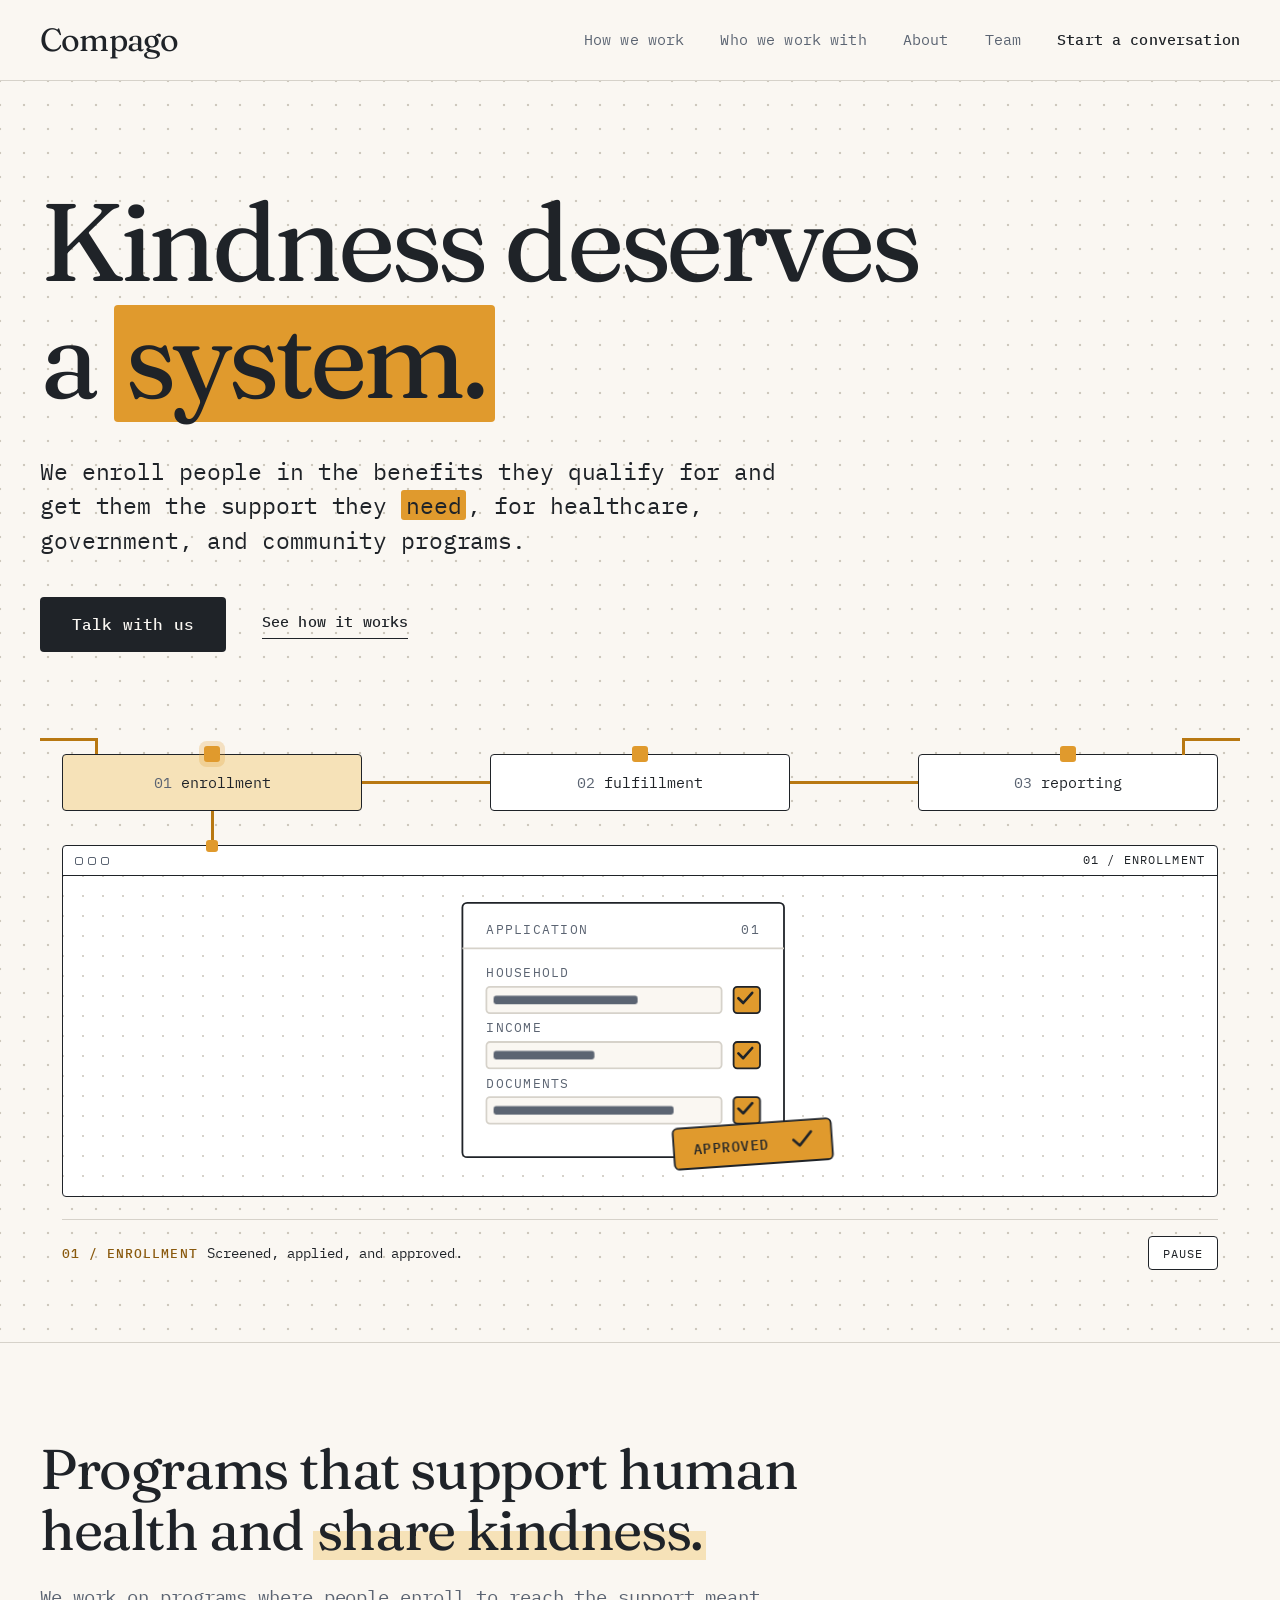
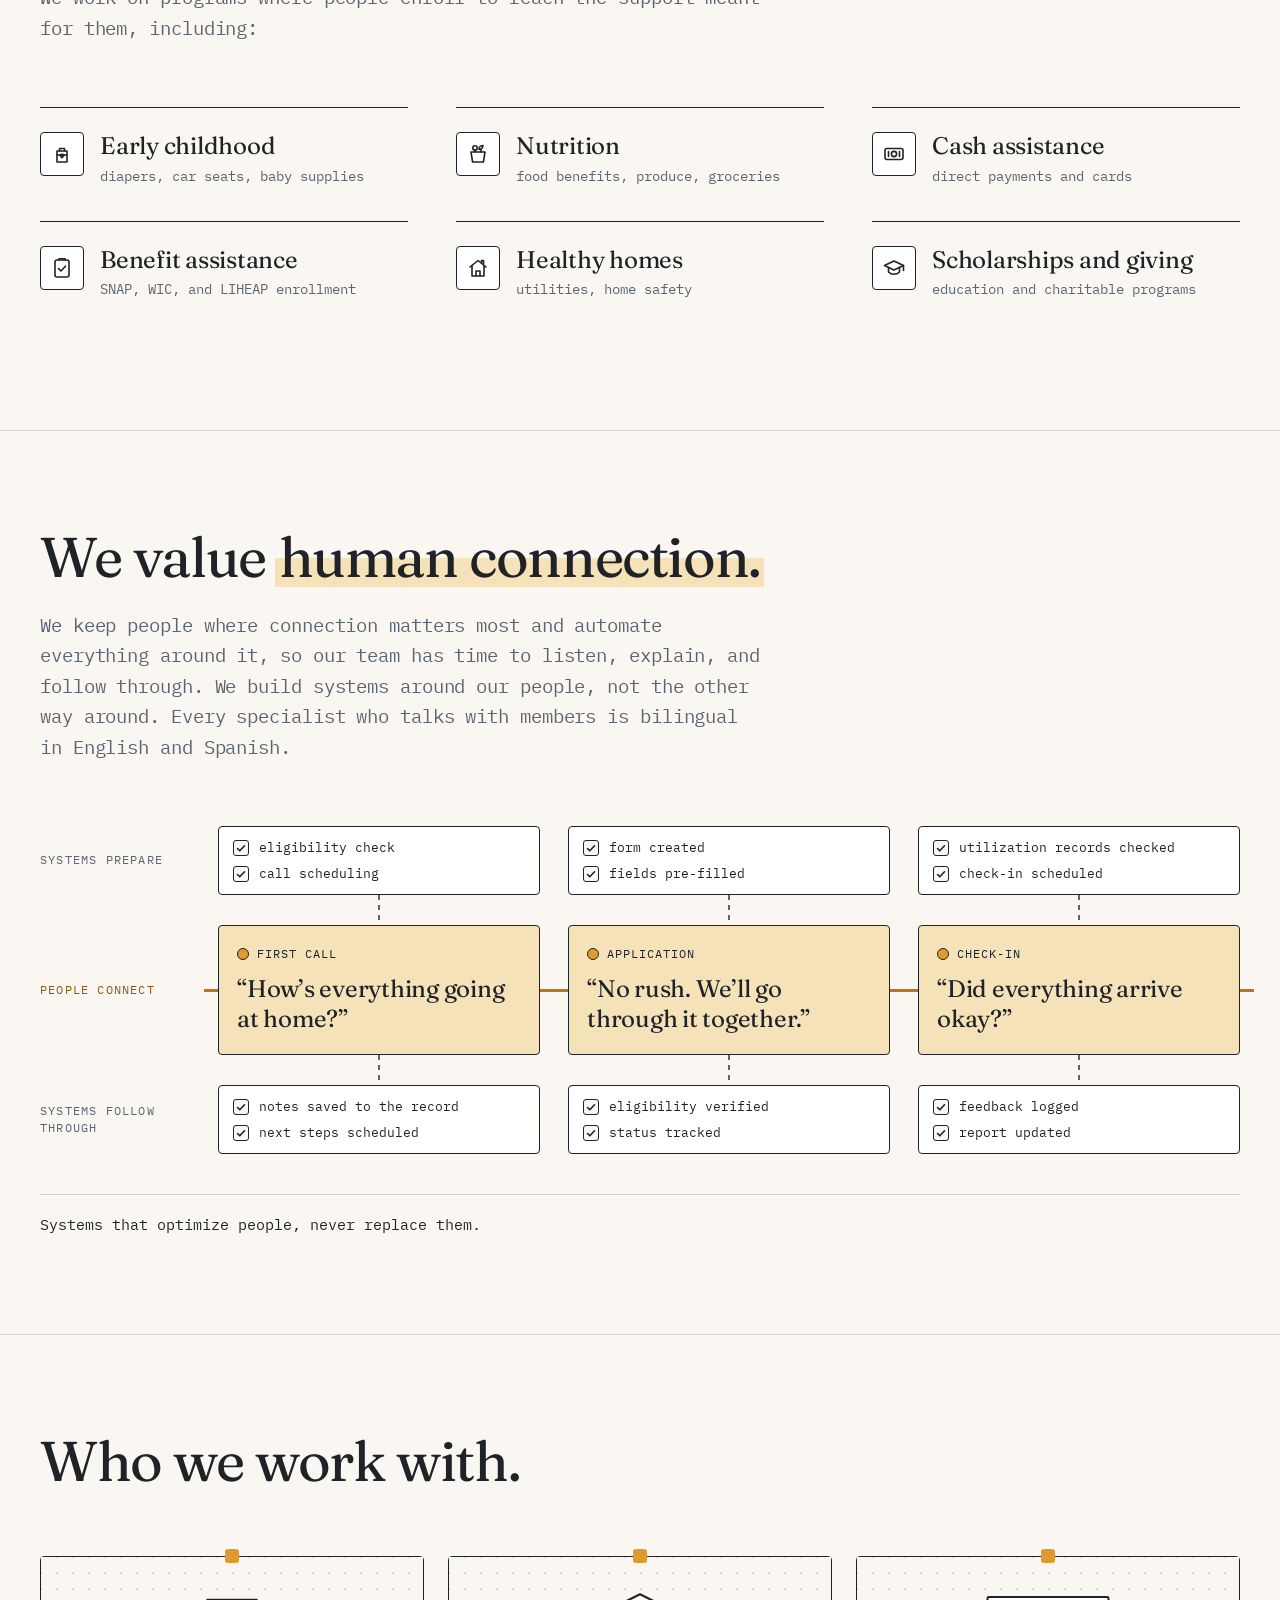
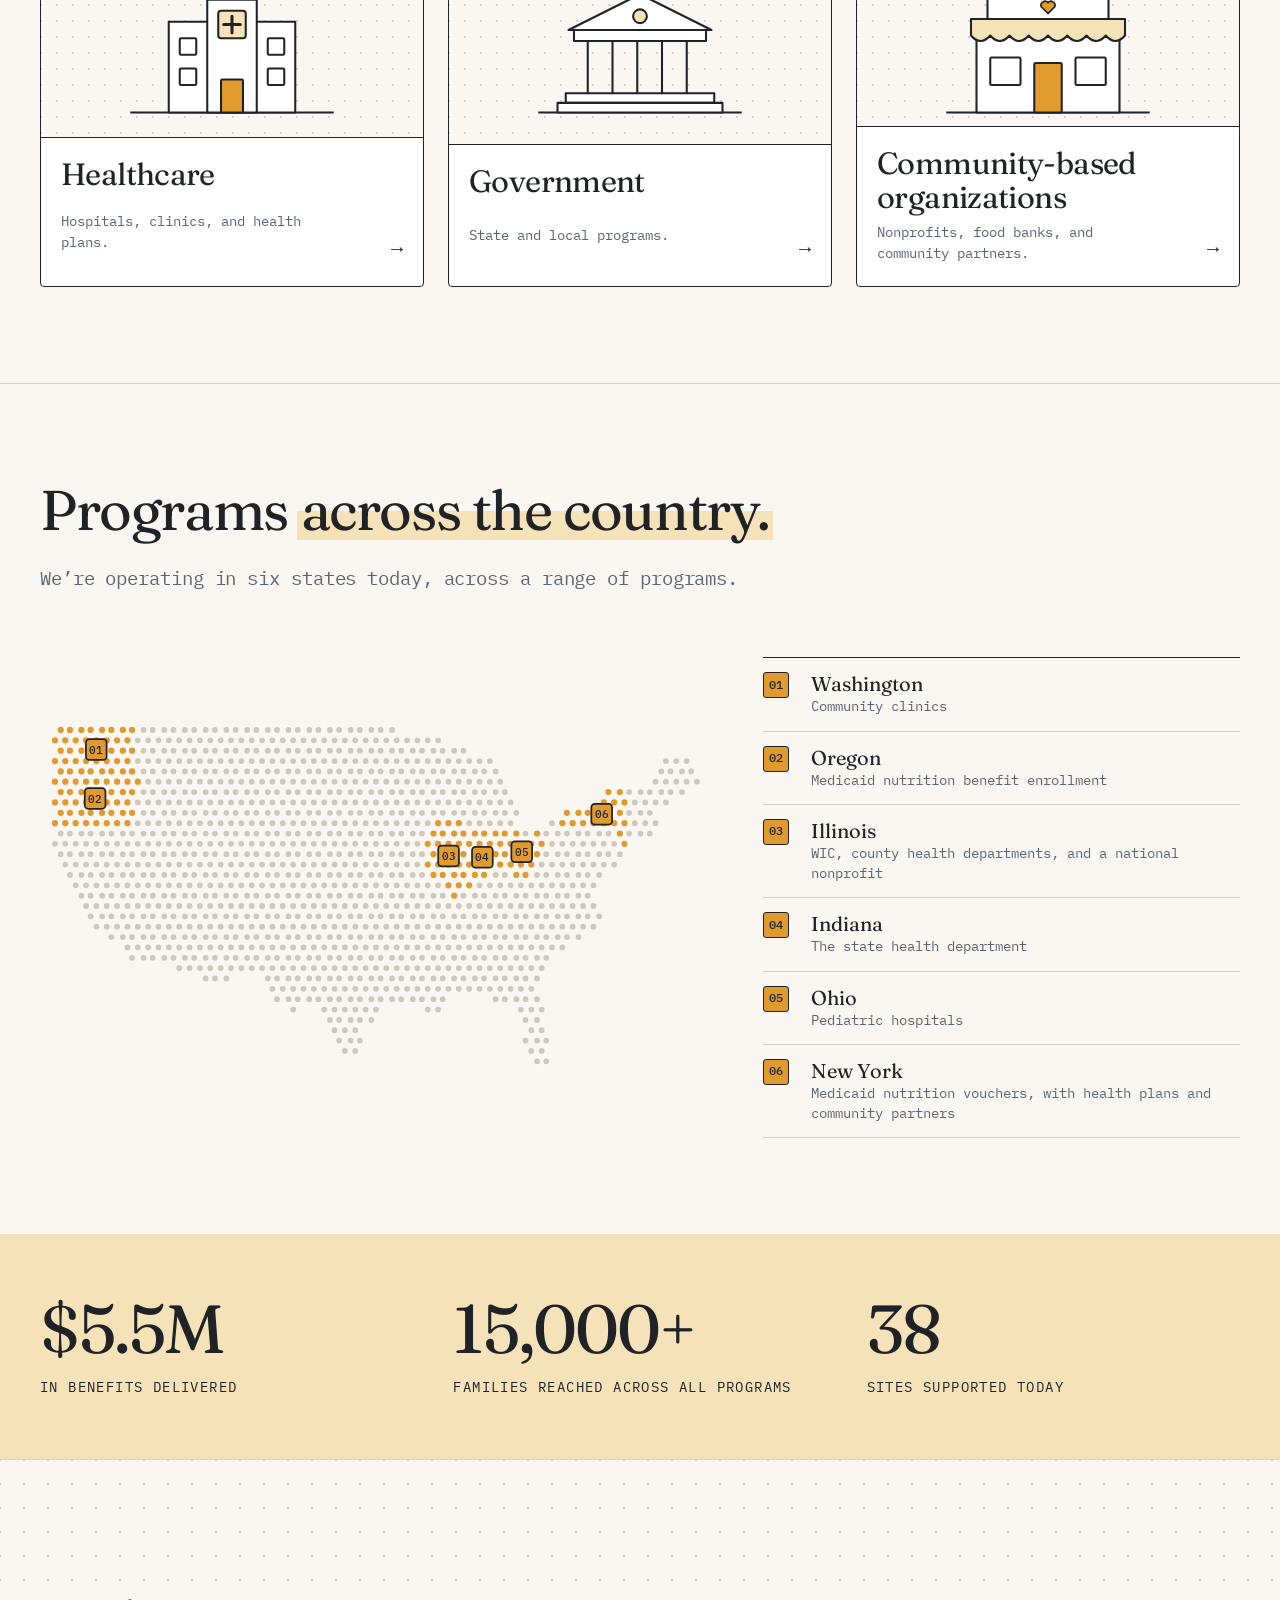
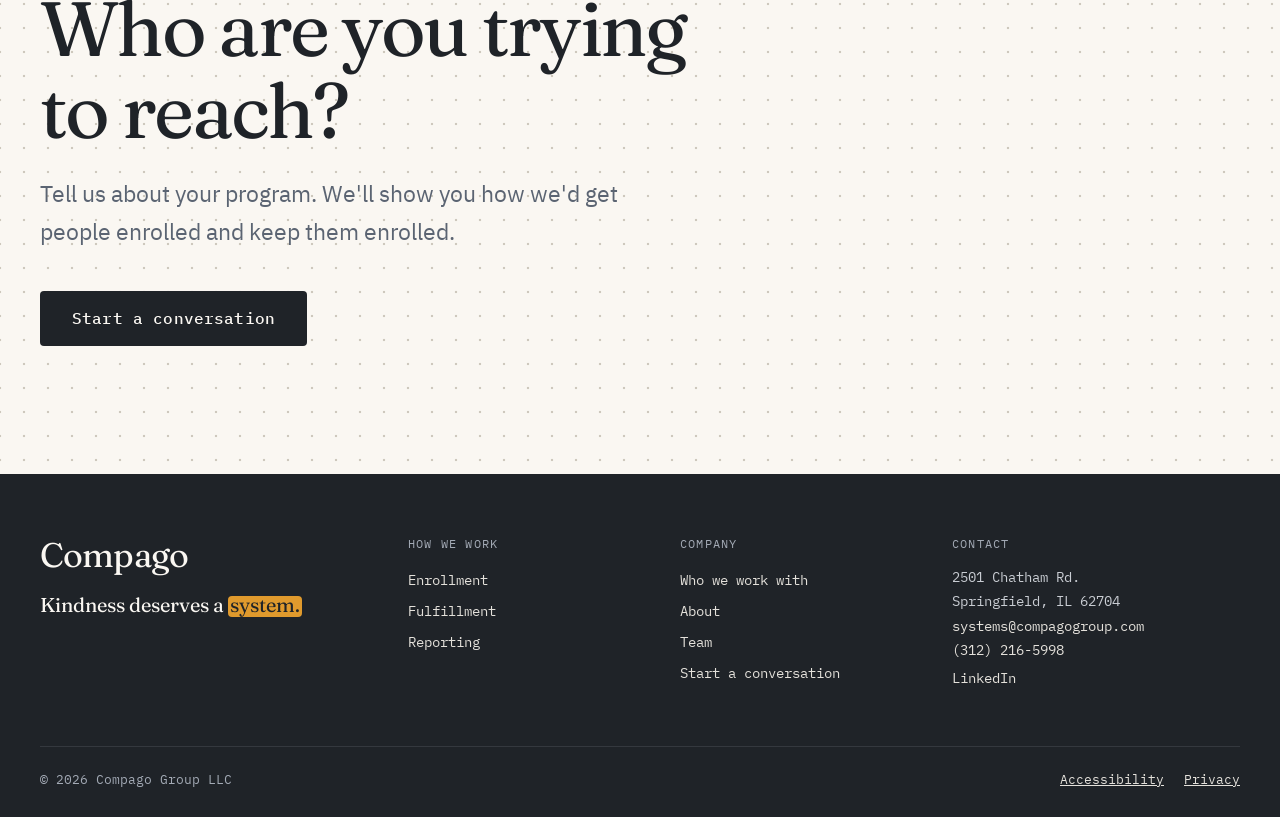
<file: index.html>
<!DOCTYPE html>
<html lang="en">
<head>
<meta charset="UTF-8">
<meta name="viewport" content="width=device-width, initial-scale=1.0">
<title>Compago | Enrollment and fulfillment for community programs</title>
<meta name="description" content="Compago runs enrollment and fulfillment for healthcare, government, and nonprofit programs, so the people you serve get the support they qualify for and keep it.">
<link rel="canonical" href="https://compagogroup.com/">
<meta property="og:type" content="website">
<meta property="og:site_name" content="Compago">
<meta property="og:title" content="Compago | Kindness deserves a system">
<meta property="og:description" content="Enrollment and fulfillment for healthcare, government, and nonprofit programs.">
<meta property="og:url" content="https://compagogroup.com/">
<meta property="og:image" content="https://compagogroup.com/assets/img/share.png">
<meta property="og:image:width" content="1200">
<meta property="og:image:height" content="630">
<meta name="twitter:card" content="summary_large_image">
<meta name="robots" content="noindex">
<link rel="icon" href="assets/favicon.svg" type="image/svg+xml">
<link rel="icon" href="assets/favicon-32.png" sizes="32x32" type="image/png">
<link rel="apple-touch-icon" href="assets/apple-touch-icon.png">
<link rel="preload" href="assets/fonts/fraunces-latin-wght-normal.woff2" as="font" type="font/woff2" crossorigin>
<link rel="preload" href="assets/fonts/ibm-plex-sans-latin-400-normal.woff2" as="font" type="font/woff2" crossorigin>
<link rel="stylesheet" href="assets/styles.css">
<script>document.documentElement.className+=" js";</script>
</head>
<body class="home">
<a class="skip-link" href="#main">Skip to content</a>

<header class="site-header">
  <div class="wrap">
    <a href="index.html" class="logo" aria-label="Compago, home">Compago</a>
    <button class="menu-btn" aria-expanded="false" aria-controls="site-nav"><span class="sr-only">Menu</span><svg viewBox="0 0 24 24" fill="none" stroke="currentColor" stroke-width="1.6" aria-hidden="true"><path d="M3 7h18M3 12h18M3 17h18"/></svg></button>
    <nav id="site-nav" class="nav" aria-label="Primary">
      <a href="how-we-work.html">How we work</a>
      <a href="who-we-work-with.html">Who we work with</a>
      <a href="about.html">About</a>
      <a href="team.html">Team</a>
      <a class="nav-cta" href="contact.html">Start a conversation</a>
    </nav>
  </div>
</header>

<main id="main">

<!-- HERO -->
<section class="hero grid-bg">
  <div class="wrap">
<h1>Kindness deserves <span class="nw">a <span class="hl">system.</span></span></h1>
    <p class="lede hero-sub">We enroll people in the benefits they qualify for and get them the support they <span class="mark">need</span>, for healthcare, government, and community programs.</p>
    <div class="actions">
      <a class="btn" href="contact.html">Talk with us</a>
      <a class="tlink" href="how-we-work.html">See how it works</a>
    </div>

    <figure class="flow" id="flow">
      <div class="flow-row" aria-hidden="true">
        <div class="fstep on" data-i="0"><span class="fnode"></span><span class="fbox"><span class="n">01</span>enrollment</span></div>
        <span class="fline"></span>
        <div class="fstep" data-i="1"><span class="fnode"></span><span class="fbox"><span class="n">02</span>fulfillment</span></div>
        <span class="fline"></span>
        <div class="fstep" data-i="2"><span class="fnode"></span><span class="fbox"><span class="n">03</span>reporting</span></div>
      </div>
      <div class="stage-wrap" role="img" aria-label="An illustration of the three steps, playing in turn. Enrollment: an application is filled in, checked off, and approved. Fulfillment: a box is ordered, tracked from the warehouse, and delivered to a family's front door. Reporting: every step is documented in a report, ready for review.">
        <span class="stage-link" aria-hidden="true"></span>
        <div class="stage" aria-hidden="true">
          <div class="stage-bar"><i></i><i></i><i></i><span class="stage-title">01 / enrollment</span></div>
          <div class="stage-body">
        <div class="scene on" data-scene="0" aria-hidden="true">
          <svg viewBox="40 0 400 250">
            <rect class="sv-card" x="92" y="14" width="268" height="212" rx="4"/>
            <text class="sv-k" x="112" y="40">APPLICATION</text>
            <text class="sv-k" x="340" y="40" text-anchor="end">01</text>
            <line class="sv-rule" x1="92" y1="52" x2="360" y2="52"/>
            <text class="sv-k" x="112" y="76">HOUSEHOLD</text>
            <rect class="sv-field" x="112" y="84" width="196" height="22" rx="3"/>
            <rect class="sv-ink anim a-grow" x="118" y="91.5" width="120" height="7" rx="2" style="animation-delay:0.35s"/>
            <rect class="sv-on anim a-fill" x="318" y="84" width="22" height="22" rx="3" style="animation-delay:0.8s"/>
            <path class="sv-tick a-tick" d="M322 93.5 l4 4 l7.5 -8.5" style="animation-delay:0.85s"/>
            <text class="sv-k" x="112" y="122">INCOME</text>
            <rect class="sv-field" x="112" y="130" width="196" height="22" rx="3"/>
            <rect class="sv-ink anim a-grow" x="118" y="137.5" width="84" height="7" rx="2" style="animation-delay:0.95s"/>
            <rect class="sv-on anim a-fill" x="318" y="130" width="22" height="22" rx="3" style="animation-delay:1.4s"/>
            <path class="sv-tick a-tick" d="M322 139.5 l4 4 l7.5 -8.5" style="animation-delay:1.45s"/>
            <text class="sv-k" x="112" y="168">DOCUMENTS</text>
            <rect class="sv-field" x="112" y="176" width="196" height="22" rx="3"/>
            <rect class="sv-ink anim a-grow" x="118" y="183.5" width="150" height="7" rx="2" style="animation-delay:1.55s"/>
            <rect class="sv-on anim a-fill" x="318" y="176" width="22" height="22" rx="3" style="animation-delay:2.0s"/>
            <path class="sv-tick a-tick" d="M322 185.5 l4 4 l7.5 -8.5" style="animation-delay:2.05s"/>
            <g class="stamp" style="animation-delay:2.35s"><rect x="268" y="198" width="132" height="34" rx="4"/><text x="316" y="220" text-anchor="middle">APPROVED</text><path d="M368 214 l5 5 l10 -11"/></g>
          </svg>
        </div>
        <div class="scene" data-scene="1" aria-hidden="true">
          <svg viewBox="40 0 400 250">
            <!-- warehouse -->
            <path class="sv-line" d="M48 130 L97 100 L146 130" style="fill:var(--surface)"/>
            <rect class="sv-box" x="54" y="128" width="86" height="72"/>
            <rect class="sv-box" x="76" y="156" width="42" height="44" rx="1"/>
            <path class="sv-rule" d="M76 166 H118 M76 176 H118 M76 186 H118" style="fill:none"/>
            <rect class="sv-box" x="62" y="138" width="10" height="10" rx="1"/><rect class="sv-box" x="122" y="138" width="10" height="10" rx="1"/>
            <!-- house -->
            <path class="sv-line" d="M336 132 L386 96 L436 132" style="fill:var(--surface)"/>
            <rect class="sv-box" x="346" y="130" width="80" height="70"/>
            <rect class="sv-butter" x="378" y="156" width="20" height="44" rx="2"/>
            <circle cx="393" cy="179" r="1.8" fill="#1F2328"/>
            <rect class="sv-box" x="408" y="144" width="12" height="12" rx="1"/>
            <!-- route, and the tracking line that fills in behind the van -->
            <line class="sv-route" x1="140" y1="200" x2="346" y2="200"/>
            <rect class="anim a-track" x="140" y="198.5" width="206" height="3" fill="#B87812" style="animation-delay:.6s"/>
            <!-- checkpoints -->
            <rect class="sv-on anim a-fill" x="150" y="194" width="12" height="12" rx="2" style="animation-delay:.25s"/>
            <rect class="sv-on anim a-fill" x="237" y="194" width="12" height="12" rx="2" style="animation-delay:1.35s"/>
            <rect class="sv-on anim a-fill" x="324" y="194" width="12" height="12" rx="2" style="animation-delay:2.15s"/>
            <text class="sv-k anim a-fade" x="156" y="228" text-anchor="middle" style="animation-delay:.25s">ORDERED</text>
            <text class="sv-k anim a-fade" x="243" y="228" text-anchor="middle" style="animation-delay:1.35s">TRACKED</text>
            <text class="sv-k anim a-fade" x="330" y="228" text-anchor="middle" style="animation-delay:2.15s">DELIVERED</text>
            <!-- the van: rests at the house, drives in from the warehouse -->
            <g class="anim a-van" style="animation-delay:.6s">
              <rect class="sv-box" x="256" y="164" width="42" height="30" rx="3"/>
              <rect class="sv-on" x="265" y="171" width="18" height="15" rx="2"/>
              <path class="sv-box" d="M298 172 H309 L317 182 V194 H298 Z"/>
              <path class="sv-line" d="M301 175 H308 L313 182 H301 Z"/>
              <circle class="sv-box" cx="268" cy="196" r="5.5"/><circle class="sv-box" cx="307" cy="196" r="5.5"/>
            </g>
            <!-- the box, set down at the door -->
            <g class="anim a-drop" style="animation-delay:2.3s">
              <rect class="sv-on" x="350" y="180" width="24" height="20" rx="2"/>
              <path class="sv-line" d="M350 187 H374 M362 180 V187"/>
            </g>
            <g class="stamp" style="animation-delay:2.6s"><rect x="262" y="34" width="150" height="34" rx="4"/><text x="320" y="56" text-anchor="middle">CONFIRMED</text><path d="M380 50 l5 5 l10 -11"/></g>
          </svg>
        </div>
        <div class="scene" data-scene="2" aria-hidden="true">
          <svg viewBox="40 0 400 250">
            <rect class="sv-card" x="92" y="14" width="268" height="212" rx="4"/>
            <text class="sv-k" x="112" y="40">PROGRAM REPORT</text>
            <text class="sv-k" x="340" y="40" text-anchor="end">03</text>
            <line class="sv-rule" x1="92" y1="52" x2="360" y2="52"/>
            <rect class="sv-on anim a-fill" x="112" y="70" width="18" height="18" rx="3" style="animation-delay:0.35s"/>
            <path class="sv-tick a-tick" d="M115.5 78.5 l3.5 3.5 l6.5 -7.5" style="animation-delay:0.39999999999999997s"/>
            <text class="sv-t anim a-fade" x="140" y="84" style="animation-delay:0.24999999999999997s">Enrolled</text>
            <rect class="sv-on anim a-fill" x="112" y="102" width="18" height="18" rx="3" style="animation-delay:0.75s"/>
            <path class="sv-tick a-tick" d="M115.5 110.5 l3.5 3.5 l6.5 -7.5" style="animation-delay:0.8s"/>
            <text class="sv-t anim a-fade" x="140" y="116" style="animation-delay:0.65s">Delivered</text>
            <rect class="sv-on anim a-fill" x="112" y="134" width="18" height="18" rx="3" style="animation-delay:1.15s"/>
            <path class="sv-tick a-tick" d="M115.5 142.5 l3.5 3.5 l6.5 -7.5" style="animation-delay:1.2s"/>
            <text class="sv-t anim a-fade" x="140" y="148" style="animation-delay:1.0499999999999998s">Documented</text>
            <line class="sv-rule" x1="250" y1="152" x2="340" y2="152"/>
            <rect class="sv-bar anim a-rise" x="254" y="122" width="14" height="30" rx="1.5" style="animation-delay:.4s"/>
            <rect class="sv-bar anim a-rise" x="275" y="108" width="14" height="44" rx="1.5" style="animation-delay:.55s"/>
            <rect class="sv-bar anim a-rise" x="296" y="94" width="14" height="58" rx="1.5" style="animation-delay:.7s"/>
            <rect class="sv-bar hot anim a-rise" x="317" y="74" width="14" height="78" rx="1.5" style="animation-delay:.85s"/>
            <line class="sv-rule" x1="112" y1="174" x2="340" y2="174"/>
            <rect class="sv-ink anim a-grow" x="112" y="186" width="150" height="6" rx="2" style="animation-delay:1.5s;opacity:.5"/>
            <rect class="sv-ink anim a-grow" x="112" y="200" width="104" height="6" rx="2" style="animation-delay:1.65s;opacity:.5"/>
            <g class="stamp" style="animation-delay:2.1s"><rect x="218" y="198" width="200" height="34" rx="4"/><text x="304" y="220" text-anchor="middle">READY FOR REVIEW</text><path d="M392 214 l5 5 l10 -11"/></g>
          </svg>
        </div>
          </div>
        </div>
      </div>
      <figcaption class="flow-cap">
        <span class="flow-status" aria-hidden="true"><b>01 / Enrollment</b>Screened, applied, and approved.</span>
        <button type="button" class="loop-pause" aria-pressed="false">Pause</button>
      </figcaption>
    </figure>
  </div>
</section>

<!-- PROGRAMS -->
<section class="sec" id="programs">
  <div class="wrap">
    <div class="sec-top reveal">
      <h2 class="h2">Programs that support human health and <span class="mark">share kindness.</span></h2>
      <p class="lede">We work on programs where people enroll to reach the support meant for them, including:</p>
    </div>
    <ul class="ptypes reveal">
      <li><span class="pic"><svg class="ico" viewBox="0 0 24 24" aria-hidden="true"><path d="M7 9h10v11H7z"/><path d="M9.5 9V6.5h5V9"/><path d="M7 13h10"/><path d="M12 15.6l-1.6-1.6a1 1 0 0 1 1.6-1.2 1 1 0 0 1 1.6 1.2z"/></svg></span>
        <span class="ptxt"><strong>Early childhood</strong><span>diapers, car seats, baby supplies</span></span></li>
      <li><span class="pic"><svg class="ico" viewBox="0 0 24 24" aria-hidden="true"><path d="M5 10h14l-1.6 10H6.6z"/><path d="M9 10V7.5M15 10V7.5"/><circle cx="9" cy="6" r="2.2"/><path d="M13 7.5c0-2.5 1.6-4 4-4-.3 2.4-1.8 4-4 4z"/></svg></span>
        <span class="ptxt"><strong>Nutrition</strong><span>food benefits, produce, groceries</span></span></li>
      <li><span class="pic"><svg class="ico" viewBox="0 0 24 24" aria-hidden="true"><rect x="3" y="6.5" width="18" height="11" rx="2"/><circle cx="12" cy="12" r="2.6"/><path d="M6.5 9.5v5M17.5 9.5v5"/></svg></span>
        <span class="ptxt"><strong>Cash assistance</strong><span>direct payments and cards</span></span></li>
      <li><span class="pic"><svg class="ico" viewBox="0 0 24 24" aria-hidden="true"><rect x="5" y="4" width="14" height="17" rx="2"/><path d="M9 4V2.8h6V4"/><path d="M8.6 12.6l2.4 2.4 4.4-4.8"/></svg></span>
        <span class="ptxt"><strong>Benefit assistance</strong><span>SNAP, WIC, and LIHEAP enrollment</span></span></li>
      <li><span class="pic"><svg class="ico" viewBox="0 0 24 24" aria-hidden="true"><path d="M4 11l8-6.5 8 6.5"/><path d="M6 9.6V20h12V9.6"/><path d="M10 20v-5h4v5"/><path d="M15.5 6.5V4.5h2V8"/></svg></span>
        <span class="ptxt"><strong>Healthy homes</strong><span>utilities, home safety</span></span></li>
      <li><span class="pic"><svg class="ico" viewBox="0 0 24 24" aria-hidden="true"><path d="M2.5 9.5L12 5l9.5 4.5L12 14z"/><path d="M6.5 11.5V16c1.6 1.6 3.4 2.3 5.5 2.3s3.9-.7 5.5-2.3v-4.5"/><path d="M21.5 9.5v5"/></svg></span>
        <span class="ptxt"><strong>Scholarships and giving</strong><span>education and charitable programs</span></span></li>
    </ul>
  </div>
</section>

<!-- HUMAN + SYSTEMS -->
<section class="sec" id="people">
  <div class="wrap">
    <div class="sec-top reveal">
      <h2 class="h2">We value <span class="mark">human connection.</span></h2>
      <p class="lede">We keep people where connection matters most and automate everything around it, so our team has time to listen, explain, and follow through. We build systems around our people, not the other way around. Every specialist who talks with members is bilingual in English and Spanish.</p>
    </div>
    <div class="hc reveal">
      <span class="hrow r1" aria-hidden="true">Systems prepare</span>
      <span class="hrow r3" aria-hidden="true">People connect</span>
      <span class="hrow r5" aria-hidden="true">Systems follow through</span>
      <span class="hline" aria-hidden="true"></span>
      <!-- moment 1 -->
        <ul class="hsys pre c2" style="grid-row:1"><li><svg viewBox="0 0 12 12" aria-hidden="true"><path d="M2.5 6.5l2.3 2.3 4.7-5"/></svg>eligibility check</li><li><svg viewBox="0 0 12 12" aria-hidden="true"><path d="M2.5 6.5l2.3 2.3 4.7-5"/></svg>call scheduling</li></ul>
        <span class="hconn c2" style="grid-row:2" aria-hidden="true"></span>
        <div class="hcard c2" style="grid-row:3"><span class="hk"><i aria-hidden="true"></i>First call</span><p>&ldquo;How&rsquo;s everything going at home?&rdquo;</p></div>
        <span class="hconn out c2" style="grid-row:4" aria-hidden="true"></span>
        <ul class="hsys post c2" style="grid-row:5"><li><svg viewBox="0 0 12 12" aria-hidden="true"><path d="M2.5 6.5l2.3 2.3 4.7-5"/></svg>notes saved to the record</li><li><svg viewBox="0 0 12 12" aria-hidden="true"><path d="M2.5 6.5l2.3 2.3 4.7-5"/></svg>next steps scheduled</li></ul>
      <!-- moment 2 -->
        <ul class="hsys pre c3" style="grid-row:1"><li><svg viewBox="0 0 12 12" aria-hidden="true"><path d="M2.5 6.5l2.3 2.3 4.7-5"/></svg>form created</li><li><svg viewBox="0 0 12 12" aria-hidden="true"><path d="M2.5 6.5l2.3 2.3 4.7-5"/></svg>fields pre-filled</li></ul>
        <span class="hconn c3" style="grid-row:2" aria-hidden="true"></span>
        <div class="hcard c3" style="grid-row:3"><span class="hk"><i aria-hidden="true"></i>Application</span><p>&ldquo;No rush. We&rsquo;ll go through it together.&rdquo;</p></div>
        <span class="hconn out c3" style="grid-row:4" aria-hidden="true"></span>
        <ul class="hsys post c3" style="grid-row:5"><li><svg viewBox="0 0 12 12" aria-hidden="true"><path d="M2.5 6.5l2.3 2.3 4.7-5"/></svg>eligibility verified</li><li><svg viewBox="0 0 12 12" aria-hidden="true"><path d="M2.5 6.5l2.3 2.3 4.7-5"/></svg>status tracked</li></ul>
      <!-- moment 3 -->
        <ul class="hsys pre c4" style="grid-row:1"><li><svg viewBox="0 0 12 12" aria-hidden="true"><path d="M2.5 6.5l2.3 2.3 4.7-5"/></svg>utilization records checked</li><li><svg viewBox="0 0 12 12" aria-hidden="true"><path d="M2.5 6.5l2.3 2.3 4.7-5"/></svg>check-in scheduled</li></ul>
        <span class="hconn c4" style="grid-row:2" aria-hidden="true"></span>
        <div class="hcard c4" style="grid-row:3"><span class="hk"><i aria-hidden="true"></i>Check-in</span><p>&ldquo;Did everything arrive okay?&rdquo;</p></div>
        <span class="hconn out c4" style="grid-row:4" aria-hidden="true"></span>
        <ul class="hsys post c4" style="grid-row:5"><li><svg viewBox="0 0 12 12" aria-hidden="true"><path d="M2.5 6.5l2.3 2.3 4.7-5"/></svg>feedback logged</li><li><svg viewBox="0 0 12 12" aria-hidden="true"><path d="M2.5 6.5l2.3 2.3 4.7-5"/></svg>report updated</li></ul>
    </div>
    <p class="hclose reveal">Systems that optimize people, never replace them.</p>
  </div>
</section>

<!-- WHO WE WORK WITH -->
<section class="sec" id="who">
  <div class="wrap">
    <div class="sec-top reveal">
      <h2 class="h2">Who we work with.</h2>
    </div>
    <ul class="scards">
      <li><a class="scard reveal" href="who-we-work-with.html#healthcare">
          <span class="art"><svg viewBox="0 0 160 110" aria-hidden="true"><line class="g" x1="6" y1="100" x2="154" y2="100"/>
              <rect class="b" x="34" y="34" width="92" height="66"/><rect class="b" x="62" y="18" width="36" height="82"/>
              <rect class="w" x="70" y="26" width="20" height="20" rx="2"/><path class="x" d="M80 30 V42 M74 36 H86"/>
              <rect class="b" x="42" y="46" width="12" height="12" rx="1"/><rect class="b" x="42" y="68" width="12" height="12" rx="1"/>
              <rect class="b" x="106" y="46" width="12" height="12" rx="1"/><rect class="b" x="106" y="68" width="12" height="12" rx="1"/>
              <rect class="d" x="72" y="76" width="16" height="24" rx="1"/></svg></span>
          <span class="sname">Healthcare</span>
          <span class="sline">Hospitals, clinics, and health plans.</span>
          <span class="sgo" aria-hidden="true">&rarr;</span>
        </a></li>
      <li><a class="scard reveal" href="who-we-work-with.html#government">
          <span class="art"><svg viewBox="0 0 160 110" aria-hidden="true"><line class="g" x1="6" y1="100" x2="154" y2="100"/>
              <path class="b" d="M28 40 L80 14 L132 40 Z"/><rect class="b" x="32" y="40" width="96" height="8"/>
              <path class="b" d="M42 48 V86 M60 48 V86 M78 48 V86 M96 48 V86 M114 48 V86" style="fill:none"/>
              <rect class="b" x="26" y="86" width="108" height="7"/><rect class="b" x="20" y="93" width="120" height="7"/>
              <circle class="w" cx="80" cy="30" r="5"/></svg></span>
          <span class="sname">Government</span>
          <span class="sline">State and local programs.</span>
          <span class="sgo" aria-hidden="true">&rarr;</span>
        </a></li>
      <li><a class="scard reveal" href="who-we-work-with.html#community">
          <span class="art"><svg viewBox="0 0 160 110" aria-hidden="true"><line class="g" x1="6" y1="100" x2="154" y2="100"/>
              <rect class="b" x="28" y="44" width="104" height="56"/>
              <path class="w" d="M24 32 H136 V44 Q129 52 122 44 Q115 52 108 44 Q101 52 94 44 Q87 52 80 44 Q73 52 66 44 Q59 52 52 44 Q45 52 38 44 Q31 52 24 44 Z"/>
              <rect class="b" x="36" y="16" width="88" height="16" rx="1"/><path class="h" d="M80 28 l-5 -5 a3 3 0 0 1 5 -3 a3 3 0 0 1 5 3 z"/>
              <rect class="d" x="70" y="64" width="20" height="36" rx="1"/><rect class="b" x="38" y="60" width="22" height="20" rx="1"/><rect class="b" x="100" y="60" width="22" height="20" rx="1"/></svg></span>
          <span class="sname">Community-based organizations</span>
          <span class="sline">Nonprofits, food banks, and community partners.</span>
          <span class="sgo" aria-hidden="true">&rarr;</span>
        </a></li>
    </ul>
  </div>
</section>

<!-- REACH -->
<section class="sec" id="reach">
  <div class="wrap">
    <div class="sec-top reveal">
      <h2 class="h2">Programs <span class="mark">across the country.</span></h2>
      <p class="lede">We&rsquo;re operating in six states today, across a range of programs.</p>
    </div>
    <div class="reach reveal">
      <figure class="map-fig" role="img" aria-label="A dot map of the United States with six states highlighted: Washington, Oregon, Illinois, Indiana, Ohio, and New York.">
        <svg class="usmap" viewBox="0 0 580 317" aria-hidden="true"><g class="dots"><circle cx="90" cy="13" r="2.5"/><circle cx="98" cy="13" r="2.5"/><circle cx="108" cy="13" r="2.5"/><circle cx="116" cy="13" r="2.5"/><circle cx="126" cy="13" r="2.5"/><circle cx="134" cy="13" r="2.5"/><circle cx="144" cy="13" r="2.5"/><circle cx="152" cy="13" r="2.5"/><circle cx="162" cy="13" r="2.5"/><circle cx="170" cy="13" r="2.5"/><circle cx="180" cy="13" r="2.5"/><circle cx="188" cy="13" r="2.5"/><circle cx="198" cy="13" r="2.5"/><circle cx="206" cy="13" r="2.5"/><circle cx="216" cy="13" r="2.5"/><circle cx="224" cy="13" r="2.5"/><circle cx="234" cy="13" r="2.5"/><circle cx="242" cy="13" r="2.5"/><circle cx="252" cy="13" r="2.5"/><circle cx="260" cy="13" r="2.5"/><circle cx="270" cy="13" r="2.5"/><circle cx="278" cy="13" r="2.5"/><circle cx="288" cy="13" r="2.5"/><circle cx="296" cy="13" r="2.5"/><circle cx="306" cy="13" r="2.5"/><circle cx="85" cy="22" r="2.5"/><circle cx="94" cy="22" r="2.5"/><circle cx="103" cy="22" r="2.5"/><circle cx="112" cy="22" r="2.5"/><circle cx="121" cy="22" r="2.5"/><circle cx="130" cy="22" r="2.5"/><circle cx="139" cy="22" r="2.5"/><circle cx="148" cy="22" r="2.5"/><circle cx="157" cy="22" r="2.5"/><circle cx="166" cy="22" r="2.5"/><circle cx="175" cy="22" r="2.5"/><circle cx="184" cy="22" r="2.5"/><circle cx="193" cy="22" r="2.5"/><circle cx="202" cy="22" r="2.5"/><circle cx="211" cy="22" r="2.5"/><circle cx="220" cy="22" r="2.5"/><circle cx="229" cy="22" r="2.5"/><circle cx="238" cy="22" r="2.5"/><circle cx="247" cy="22" r="2.5"/><circle cx="256" cy="22" r="2.5"/><circle cx="265" cy="22" r="2.5"/><circle cx="274" cy="22" r="2.5"/><circle cx="283" cy="22" r="2.5"/><circle cx="292" cy="22" r="2.5"/><circle cx="301" cy="22" r="2.5"/><circle cx="310" cy="22" r="2.5"/><circle cx="319" cy="22" r="2.5"/><circle cx="328" cy="22" r="2.5"/><circle cx="337" cy="22" r="2.5"/><circle cx="346" cy="22" r="2.5"/><circle cx="90" cy="31" r="2.5"/><circle cx="98" cy="31" r="2.5"/><circle cx="108" cy="31" r="2.5"/><circle cx="116" cy="31" r="2.5"/><circle cx="126" cy="31" r="2.5"/><circle cx="134" cy="31" r="2.5"/><circle cx="144" cy="31" r="2.5"/><circle cx="152" cy="31" r="2.5"/><circle cx="162" cy="31" r="2.5"/><circle cx="170" cy="31" r="2.5"/><circle cx="180" cy="31" r="2.5"/><circle cx="188" cy="31" r="2.5"/><circle cx="198" cy="31" r="2.5"/><circle cx="206" cy="31" r="2.5"/><circle cx="216" cy="31" r="2.5"/><circle cx="224" cy="31" r="2.5"/><circle cx="234" cy="31" r="2.5"/><circle cx="242" cy="31" r="2.5"/><circle cx="252" cy="31" r="2.5"/><circle cx="260" cy="31" r="2.5"/><circle cx="270" cy="31" r="2.5"/><circle cx="278" cy="31" r="2.5"/><circle cx="288" cy="31" r="2.5"/><circle cx="296" cy="31" r="2.5"/><circle cx="306" cy="31" r="2.5"/><circle cx="314" cy="31" r="2.5"/><circle cx="324" cy="31" r="2.5"/><circle cx="332" cy="31" r="2.5"/><circle cx="342" cy="31" r="2.5"/><circle cx="350" cy="31" r="2.5"/><circle cx="360" cy="31" r="2.5"/><circle cx="368" cy="31" r="2.5"/><circle cx="85" cy="40" r="2.5"/><circle cx="94" cy="40" r="2.5"/><circle cx="103" cy="40" r="2.5"/><circle cx="112" cy="40" r="2.5"/><circle cx="121" cy="40" r="2.5"/><circle cx="130" cy="40" r="2.5"/><circle cx="139" cy="40" r="2.5"/><circle cx="148" cy="40" r="2.5"/><circle cx="157" cy="40" r="2.5"/><circle cx="166" cy="40" r="2.5"/><circle cx="175" cy="40" r="2.5"/><circle cx="184" cy="40" r="2.5"/><circle cx="193" cy="40" r="2.5"/><circle cx="202" cy="40" r="2.5"/><circle cx="211" cy="40" r="2.5"/><circle cx="220" cy="40" r="2.5"/><circle cx="229" cy="40" r="2.5"/><circle cx="238" cy="40" r="2.5"/><circle cx="247" cy="40" r="2.5"/><circle cx="256" cy="40" r="2.5"/><circle cx="265" cy="40" r="2.5"/><circle cx="274" cy="40" r="2.5"/><circle cx="283" cy="40" r="2.5"/><circle cx="292" cy="40" r="2.5"/><circle cx="301" cy="40" r="2.5"/><circle cx="310" cy="40" r="2.5"/><circle cx="319" cy="40" r="2.5"/><circle cx="328" cy="40" r="2.5"/><circle cx="337" cy="40" r="2.5"/><circle cx="346" cy="40" r="2.5"/><circle cx="355" cy="40" r="2.5"/><circle cx="364" cy="40" r="2.5"/><circle cx="373" cy="40" r="2.5"/><circle cx="382" cy="40" r="2.5"/><circle cx="391" cy="40" r="2.5"/><circle cx="544" cy="40" r="2.5"/><circle cx="553" cy="40" r="2.5"/><circle cx="562" cy="40" r="2.5"/><circle cx="90" cy="49" r="2.5"/><circle cx="98" cy="49" r="2.5"/><circle cx="108" cy="49" r="2.5"/><circle cx="116" cy="49" r="2.5"/><circle cx="126" cy="49" r="2.5"/><circle cx="134" cy="49" r="2.5"/><circle cx="144" cy="49" r="2.5"/><circle cx="152" cy="49" r="2.5"/><circle cx="162" cy="49" r="2.5"/><circle cx="170" cy="49" r="2.5"/><circle cx="180" cy="49" r="2.5"/><circle cx="188" cy="49" r="2.5"/><circle cx="198" cy="49" r="2.5"/><circle cx="206" cy="49" r="2.5"/><circle cx="216" cy="49" r="2.5"/><circle cx="224" cy="49" r="2.5"/><circle cx="234" cy="49" r="2.5"/><circle cx="242" cy="49" r="2.5"/><circle cx="252" cy="49" r="2.5"/><circle cx="260" cy="49" r="2.5"/><circle cx="270" cy="49" r="2.5"/><circle cx="278" cy="49" r="2.5"/><circle cx="288" cy="49" r="2.5"/><circle cx="296" cy="49" r="2.5"/><circle cx="306" cy="49" r="2.5"/><circle cx="314" cy="49" r="2.5"/><circle cx="324" cy="49" r="2.5"/><circle cx="332" cy="49" r="2.5"/><circle cx="342" cy="49" r="2.5"/><circle cx="350" cy="49" r="2.5"/><circle cx="360" cy="49" r="2.5"/><circle cx="368" cy="49" r="2.5"/><circle cx="378" cy="49" r="2.5"/><circle cx="386" cy="49" r="2.5"/><circle cx="396" cy="49" r="2.5"/><circle cx="540" cy="49" r="2.5"/><circle cx="548" cy="49" r="2.5"/><circle cx="558" cy="49" r="2.5"/><circle cx="566" cy="49" r="2.5"/><circle cx="94" cy="58" r="2.5"/><circle cx="103" cy="58" r="2.5"/><circle cx="112" cy="58" r="2.5"/><circle cx="121" cy="58" r="2.5"/><circle cx="130" cy="58" r="2.5"/><circle cx="139" cy="58" r="2.5"/><circle cx="148" cy="58" r="2.5"/><circle cx="157" cy="58" r="2.5"/><circle cx="166" cy="58" r="2.5"/><circle cx="175" cy="58" r="2.5"/><circle cx="184" cy="58" r="2.5"/><circle cx="193" cy="58" r="2.5"/><circle cx="202" cy="58" r="2.5"/><circle cx="211" cy="58" r="2.5"/><circle cx="220" cy="58" r="2.5"/><circle cx="229" cy="58" r="2.5"/><circle cx="238" cy="58" r="2.5"/><circle cx="247" cy="58" r="2.5"/><circle cx="256" cy="58" r="2.5"/><circle cx="265" cy="58" r="2.5"/><circle cx="274" cy="58" r="2.5"/><circle cx="283" cy="58" r="2.5"/><circle cx="292" cy="58" r="2.5"/><circle cx="301" cy="58" r="2.5"/><circle cx="310" cy="58" r="2.5"/><circle cx="319" cy="58" r="2.5"/><circle cx="328" cy="58" r="2.5"/><circle cx="337" cy="58" r="2.5"/><circle cx="346" cy="58" r="2.5"/><circle cx="355" cy="58" r="2.5"/><circle cx="364" cy="58" r="2.5"/><circle cx="373" cy="58" r="2.5"/><circle cx="382" cy="58" r="2.5"/><circle cx="391" cy="58" r="2.5"/><circle cx="400" cy="58" r="2.5"/><circle cx="535" cy="58" r="2.5"/><circle cx="544" cy="58" r="2.5"/><circle cx="553" cy="58" r="2.5"/><circle cx="562" cy="58" r="2.5"/><circle cx="571" cy="58" r="2.5"/><circle cx="90" cy="67" r="2.5"/><circle cx="98" cy="67" r="2.5"/><circle cx="108" cy="67" r="2.5"/><circle cx="116" cy="67" r="2.5"/><circle cx="126" cy="67" r="2.5"/><circle cx="134" cy="67" r="2.5"/><circle cx="144" cy="67" r="2.5"/><circle cx="152" cy="67" r="2.5"/><circle cx="162" cy="67" r="2.5"/><circle cx="170" cy="67" r="2.5"/><circle cx="180" cy="67" r="2.5"/><circle cx="188" cy="67" r="2.5"/><circle cx="198" cy="67" r="2.5"/><circle cx="206" cy="67" r="2.5"/><circle cx="216" cy="67" r="2.5"/><circle cx="224" cy="67" r="2.5"/><circle cx="234" cy="67" r="2.5"/><circle cx="242" cy="67" r="2.5"/><circle cx="252" cy="67" r="2.5"/><circle cx="260" cy="67" r="2.5"/><circle cx="270" cy="67" r="2.5"/><circle cx="278" cy="67" r="2.5"/><circle cx="288" cy="67" r="2.5"/><circle cx="296" cy="67" r="2.5"/><circle cx="306" cy="67" r="2.5"/><circle cx="314" cy="67" r="2.5"/><circle cx="324" cy="67" r="2.5"/><circle cx="332" cy="67" r="2.5"/><circle cx="342" cy="67" r="2.5"/><circle cx="350" cy="67" r="2.5"/><circle cx="360" cy="67" r="2.5"/><circle cx="368" cy="67" r="2.5"/><circle cx="378" cy="67" r="2.5"/><circle cx="386" cy="67" r="2.5"/><circle cx="396" cy="67" r="2.5"/><circle cx="404" cy="67" r="2.5"/><circle cx="512" cy="67" r="2.5"/><circle cx="522" cy="67" r="2.5"/><circle cx="530" cy="67" r="2.5"/><circle cx="540" cy="67" r="2.5"/><circle cx="548" cy="67" r="2.5"/><circle cx="558" cy="67" r="2.5"/><circle cx="85" cy="76" r="2.5"/><circle cx="94" cy="76" r="2.5"/><circle cx="103" cy="76" r="2.5"/><circle cx="112" cy="76" r="2.5"/><circle cx="121" cy="76" r="2.5"/><circle cx="130" cy="76" r="2.5"/><circle cx="139" cy="76" r="2.5"/><circle cx="148" cy="76" r="2.5"/><circle cx="157" cy="76" r="2.5"/><circle cx="166" cy="76" r="2.5"/><circle cx="175" cy="76" r="2.5"/><circle cx="184" cy="76" r="2.5"/><circle cx="193" cy="76" r="2.5"/><circle cx="202" cy="76" r="2.5"/><circle cx="211" cy="76" r="2.5"/><circle cx="220" cy="76" r="2.5"/><circle cx="229" cy="76" r="2.5"/><circle cx="238" cy="76" r="2.5"/><circle cx="247" cy="76" r="2.5"/><circle cx="256" cy="76" r="2.5"/><circle cx="265" cy="76" r="2.5"/><circle cx="274" cy="76" r="2.5"/><circle cx="283" cy="76" r="2.5"/><circle cx="292" cy="76" r="2.5"/><circle cx="301" cy="76" r="2.5"/><circle cx="310" cy="76" r="2.5"/><circle cx="319" cy="76" r="2.5"/><circle cx="328" cy="76" r="2.5"/><circle cx="337" cy="76" r="2.5"/><circle cx="346" cy="76" r="2.5"/><circle cx="355" cy="76" r="2.5"/><circle cx="364" cy="76" r="2.5"/><circle cx="373" cy="76" r="2.5"/><circle cx="382" cy="76" r="2.5"/><circle cx="391" cy="76" r="2.5"/><circle cx="400" cy="76" r="2.5"/><circle cx="409" cy="76" r="2.5"/><circle cx="517" cy="76" r="2.5"/><circle cx="526" cy="76" r="2.5"/><circle cx="535" cy="76" r="2.5"/><circle cx="544" cy="76" r="2.5"/><circle cx="90" cy="85" r="2.5"/><circle cx="98" cy="85" r="2.5"/><circle cx="108" cy="85" r="2.5"/><circle cx="116" cy="85" r="2.5"/><circle cx="126" cy="85" r="2.5"/><circle cx="134" cy="85" r="2.5"/><circle cx="144" cy="85" r="2.5"/><circle cx="152" cy="85" r="2.5"/><circle cx="162" cy="85" r="2.5"/><circle cx="170" cy="85" r="2.5"/><circle cx="180" cy="85" r="2.5"/><circle cx="188" cy="85" r="2.5"/><circle cx="198" cy="85" r="2.5"/><circle cx="206" cy="85" r="2.5"/><circle cx="216" cy="85" r="2.5"/><circle cx="224" cy="85" r="2.5"/><circle cx="234" cy="85" r="2.5"/><circle cx="242" cy="85" r="2.5"/><circle cx="252" cy="85" r="2.5"/><circle cx="260" cy="85" r="2.5"/><circle cx="270" cy="85" r="2.5"/><circle cx="278" cy="85" r="2.5"/><circle cx="288" cy="85" r="2.5"/><circle cx="296" cy="85" r="2.5"/><circle cx="306" cy="85" r="2.5"/><circle cx="314" cy="85" r="2.5"/><circle cx="324" cy="85" r="2.5"/><circle cx="332" cy="85" r="2.5"/><circle cx="342" cy="85" r="2.5"/><circle cx="350" cy="85" r="2.5"/><circle cx="360" cy="85" r="2.5"/><circle cx="368" cy="85" r="2.5"/><circle cx="378" cy="85" r="2.5"/><circle cx="386" cy="85" r="2.5"/><circle cx="396" cy="85" r="2.5"/><circle cx="404" cy="85" r="2.5"/><circle cx="414" cy="85" r="2.5"/><circle cx="512" cy="85" r="2.5"/><circle cx="522" cy="85" r="2.5"/><circle cx="530" cy="85" r="2.5"/><circle cx="85" cy="94" r="2.5"/><circle cx="94" cy="94" r="2.5"/><circle cx="103" cy="94" r="2.5"/><circle cx="112" cy="94" r="2.5"/><circle cx="121" cy="94" r="2.5"/><circle cx="130" cy="94" r="2.5"/><circle cx="139" cy="94" r="2.5"/><circle cx="148" cy="94" r="2.5"/><circle cx="157" cy="94" r="2.5"/><circle cx="166" cy="94" r="2.5"/><circle cx="175" cy="94" r="2.5"/><circle cx="184" cy="94" r="2.5"/><circle cx="193" cy="94" r="2.5"/><circle cx="202" cy="94" r="2.5"/><circle cx="211" cy="94" r="2.5"/><circle cx="220" cy="94" r="2.5"/><circle cx="229" cy="94" r="2.5"/><circle cx="238" cy="94" r="2.5"/><circle cx="247" cy="94" r="2.5"/><circle cx="256" cy="94" r="2.5"/><circle cx="265" cy="94" r="2.5"/><circle cx="274" cy="94" r="2.5"/><circle cx="283" cy="94" r="2.5"/><circle cx="292" cy="94" r="2.5"/><circle cx="301" cy="94" r="2.5"/><circle cx="310" cy="94" r="2.5"/><circle cx="319" cy="94" r="2.5"/><circle cx="328" cy="94" r="2.5"/><circle cx="337" cy="94" r="2.5"/><circle cx="373" cy="94" r="2.5"/><circle cx="382" cy="94" r="2.5"/><circle cx="391" cy="94" r="2.5"/><circle cx="400" cy="94" r="2.5"/><circle cx="409" cy="94" r="2.5"/><circle cx="445" cy="94" r="2.5"/><circle cx="517" cy="94" r="2.5"/><circle cx="526" cy="94" r="2.5"/><circle cx="535" cy="94" r="2.5"/><circle cx="18" cy="103" r="2.5"/><circle cx="26" cy="103" r="2.5"/><circle cx="36" cy="103" r="2.5"/><circle cx="44" cy="103" r="2.5"/><circle cx="54" cy="103" r="2.5"/><circle cx="62" cy="103" r="2.5"/><circle cx="72" cy="103" r="2.5"/><circle cx="80" cy="103" r="2.5"/><circle cx="90" cy="103" r="2.5"/><circle cx="98" cy="103" r="2.5"/><circle cx="108" cy="103" r="2.5"/><circle cx="116" cy="103" r="2.5"/><circle cx="126" cy="103" r="2.5"/><circle cx="134" cy="103" r="2.5"/><circle cx="144" cy="103" r="2.5"/><circle cx="152" cy="103" r="2.5"/><circle cx="162" cy="103" r="2.5"/><circle cx="170" cy="103" r="2.5"/><circle cx="180" cy="103" r="2.5"/><circle cx="188" cy="103" r="2.5"/><circle cx="198" cy="103" r="2.5"/><circle cx="206" cy="103" r="2.5"/><circle cx="216" cy="103" r="2.5"/><circle cx="224" cy="103" r="2.5"/><circle cx="234" cy="103" r="2.5"/><circle cx="242" cy="103" r="2.5"/><circle cx="252" cy="103" r="2.5"/><circle cx="260" cy="103" r="2.5"/><circle cx="270" cy="103" r="2.5"/><circle cx="278" cy="103" r="2.5"/><circle cx="288" cy="103" r="2.5"/><circle cx="296" cy="103" r="2.5"/><circle cx="306" cy="103" r="2.5"/><circle cx="314" cy="103" r="2.5"/><circle cx="324" cy="103" r="2.5"/><circle cx="332" cy="103" r="2.5"/><circle cx="422" cy="103" r="2.5"/><circle cx="440" cy="103" r="2.5"/><circle cx="450" cy="103" r="2.5"/><circle cx="458" cy="103" r="2.5"/><circle cx="468" cy="103" r="2.5"/><circle cx="476" cy="103" r="2.5"/><circle cx="486" cy="103" r="2.5"/><circle cx="494" cy="103" r="2.5"/><circle cx="512" cy="103" r="2.5"/><circle cx="522" cy="103" r="2.5"/><circle cx="530" cy="103" r="2.5"/><circle cx="13" cy="112" r="2.5"/><circle cx="22" cy="112" r="2.5"/><circle cx="31" cy="112" r="2.5"/><circle cx="40" cy="112" r="2.5"/><circle cx="49" cy="112" r="2.5"/><circle cx="58" cy="112" r="2.5"/><circle cx="67" cy="112" r="2.5"/><circle cx="76" cy="112" r="2.5"/><circle cx="85" cy="112" r="2.5"/><circle cx="94" cy="112" r="2.5"/><circle cx="103" cy="112" r="2.5"/><circle cx="112" cy="112" r="2.5"/><circle cx="121" cy="112" r="2.5"/><circle cx="130" cy="112" r="2.5"/><circle cx="139" cy="112" r="2.5"/><circle cx="148" cy="112" r="2.5"/><circle cx="157" cy="112" r="2.5"/><circle cx="166" cy="112" r="2.5"/><circle cx="175" cy="112" r="2.5"/><circle cx="184" cy="112" r="2.5"/><circle cx="193" cy="112" r="2.5"/><circle cx="202" cy="112" r="2.5"/><circle cx="211" cy="112" r="2.5"/><circle cx="220" cy="112" r="2.5"/><circle cx="229" cy="112" r="2.5"/><circle cx="238" cy="112" r="2.5"/><circle cx="247" cy="112" r="2.5"/><circle cx="256" cy="112" r="2.5"/><circle cx="265" cy="112" r="2.5"/><circle cx="274" cy="112" r="2.5"/><circle cx="283" cy="112" r="2.5"/><circle cx="292" cy="112" r="2.5"/><circle cx="301" cy="112" r="2.5"/><circle cx="310" cy="112" r="2.5"/><circle cx="319" cy="112" r="2.5"/><circle cx="328" cy="112" r="2.5"/><circle cx="445" cy="112" r="2.5"/><circle cx="454" cy="112" r="2.5"/><circle cx="463" cy="112" r="2.5"/><circle cx="472" cy="112" r="2.5"/><circle cx="481" cy="112" r="2.5"/><circle cx="490" cy="112" r="2.5"/><circle cx="499" cy="112" r="2.5"/><circle cx="18" cy="121" r="2.5"/><circle cx="26" cy="121" r="2.5"/><circle cx="36" cy="121" r="2.5"/><circle cx="44" cy="121" r="2.5"/><circle cx="54" cy="121" r="2.5"/><circle cx="62" cy="121" r="2.5"/><circle cx="72" cy="121" r="2.5"/><circle cx="80" cy="121" r="2.5"/><circle cx="90" cy="121" r="2.5"/><circle cx="98" cy="121" r="2.5"/><circle cx="108" cy="121" r="2.5"/><circle cx="116" cy="121" r="2.5"/><circle cx="126" cy="121" r="2.5"/><circle cx="134" cy="121" r="2.5"/><circle cx="144" cy="121" r="2.5"/><circle cx="152" cy="121" r="2.5"/><circle cx="162" cy="121" r="2.5"/><circle cx="170" cy="121" r="2.5"/><circle cx="180" cy="121" r="2.5"/><circle cx="188" cy="121" r="2.5"/><circle cx="198" cy="121" r="2.5"/><circle cx="206" cy="121" r="2.5"/><circle cx="216" cy="121" r="2.5"/><circle cx="224" cy="121" r="2.5"/><circle cx="234" cy="121" r="2.5"/><circle cx="242" cy="121" r="2.5"/><circle cx="252" cy="121" r="2.5"/><circle cx="260" cy="121" r="2.5"/><circle cx="270" cy="121" r="2.5"/><circle cx="278" cy="121" r="2.5"/><circle cx="288" cy="121" r="2.5"/><circle cx="296" cy="121" r="2.5"/><circle cx="306" cy="121" r="2.5"/><circle cx="314" cy="121" r="2.5"/><circle cx="324" cy="121" r="2.5"/><circle cx="332" cy="121" r="2.5"/><circle cx="440" cy="121" r="2.5"/><circle cx="450" cy="121" r="2.5"/><circle cx="458" cy="121" r="2.5"/><circle cx="468" cy="121" r="2.5"/><circle cx="476" cy="121" r="2.5"/><circle cx="486" cy="121" r="2.5"/><circle cx="494" cy="121" r="2.5"/><circle cx="504" cy="121" r="2.5"/><circle cx="22" cy="130" r="2.5"/><circle cx="31" cy="130" r="2.5"/><circle cx="40" cy="130" r="2.5"/><circle cx="49" cy="130" r="2.5"/><circle cx="58" cy="130" r="2.5"/><circle cx="67" cy="130" r="2.5"/><circle cx="76" cy="130" r="2.5"/><circle cx="85" cy="130" r="2.5"/><circle cx="94" cy="130" r="2.5"/><circle cx="103" cy="130" r="2.5"/><circle cx="112" cy="130" r="2.5"/><circle cx="121" cy="130" r="2.5"/><circle cx="130" cy="130" r="2.5"/><circle cx="139" cy="130" r="2.5"/><circle cx="148" cy="130" r="2.5"/><circle cx="157" cy="130" r="2.5"/><circle cx="166" cy="130" r="2.5"/><circle cx="175" cy="130" r="2.5"/><circle cx="184" cy="130" r="2.5"/><circle cx="193" cy="130" r="2.5"/><circle cx="202" cy="130" r="2.5"/><circle cx="211" cy="130" r="2.5"/><circle cx="220" cy="130" r="2.5"/><circle cx="229" cy="130" r="2.5"/><circle cx="238" cy="130" r="2.5"/><circle cx="247" cy="130" r="2.5"/><circle cx="256" cy="130" r="2.5"/><circle cx="265" cy="130" r="2.5"/><circle cx="274" cy="130" r="2.5"/><circle cx="283" cy="130" r="2.5"/><circle cx="292" cy="130" r="2.5"/><circle cx="301" cy="130" r="2.5"/><circle cx="310" cy="130" r="2.5"/><circle cx="319" cy="130" r="2.5"/><circle cx="328" cy="130" r="2.5"/><circle cx="436" cy="130" r="2.5"/><circle cx="445" cy="130" r="2.5"/><circle cx="454" cy="130" r="2.5"/><circle cx="463" cy="130" r="2.5"/><circle cx="472" cy="130" r="2.5"/><circle cx="481" cy="130" r="2.5"/><circle cx="490" cy="130" r="2.5"/><circle cx="499" cy="130" r="2.5"/><circle cx="26" cy="139" r="2.5"/><circle cx="36" cy="139" r="2.5"/><circle cx="44" cy="139" r="2.5"/><circle cx="54" cy="139" r="2.5"/><circle cx="62" cy="139" r="2.5"/><circle cx="72" cy="139" r="2.5"/><circle cx="80" cy="139" r="2.5"/><circle cx="90" cy="139" r="2.5"/><circle cx="98" cy="139" r="2.5"/><circle cx="108" cy="139" r="2.5"/><circle cx="116" cy="139" r="2.5"/><circle cx="126" cy="139" r="2.5"/><circle cx="134" cy="139" r="2.5"/><circle cx="144" cy="139" r="2.5"/><circle cx="152" cy="139" r="2.5"/><circle cx="162" cy="139" r="2.5"/><circle cx="170" cy="139" r="2.5"/><circle cx="180" cy="139" r="2.5"/><circle cx="188" cy="139" r="2.5"/><circle cx="198" cy="139" r="2.5"/><circle cx="206" cy="139" r="2.5"/><circle cx="216" cy="139" r="2.5"/><circle cx="224" cy="139" r="2.5"/><circle cx="234" cy="139" r="2.5"/><circle cx="242" cy="139" r="2.5"/><circle cx="252" cy="139" r="2.5"/><circle cx="260" cy="139" r="2.5"/><circle cx="270" cy="139" r="2.5"/><circle cx="278" cy="139" r="2.5"/><circle cx="288" cy="139" r="2.5"/><circle cx="296" cy="139" r="2.5"/><circle cx="306" cy="139" r="2.5"/><circle cx="314" cy="139" r="2.5"/><circle cx="324" cy="139" r="2.5"/><circle cx="332" cy="139" r="2.5"/><circle cx="396" cy="139" r="2.5"/><circle cx="404" cy="139" r="2.5"/><circle cx="432" cy="139" r="2.5"/><circle cx="440" cy="139" r="2.5"/><circle cx="450" cy="139" r="2.5"/><circle cx="458" cy="139" r="2.5"/><circle cx="468" cy="139" r="2.5"/><circle cx="476" cy="139" r="2.5"/><circle cx="486" cy="139" r="2.5"/><circle cx="31" cy="148" r="2.5"/><circle cx="40" cy="148" r="2.5"/><circle cx="49" cy="148" r="2.5"/><circle cx="58" cy="148" r="2.5"/><circle cx="67" cy="148" r="2.5"/><circle cx="76" cy="148" r="2.5"/><circle cx="85" cy="148" r="2.5"/><circle cx="94" cy="148" r="2.5"/><circle cx="103" cy="148" r="2.5"/><circle cx="112" cy="148" r="2.5"/><circle cx="121" cy="148" r="2.5"/><circle cx="130" cy="148" r="2.5"/><circle cx="139" cy="148" r="2.5"/><circle cx="148" cy="148" r="2.5"/><circle cx="157" cy="148" r="2.5"/><circle cx="166" cy="148" r="2.5"/><circle cx="175" cy="148" r="2.5"/><circle cx="184" cy="148" r="2.5"/><circle cx="193" cy="148" r="2.5"/><circle cx="202" cy="148" r="2.5"/><circle cx="211" cy="148" r="2.5"/><circle cx="220" cy="148" r="2.5"/><circle cx="229" cy="148" r="2.5"/><circle cx="238" cy="148" r="2.5"/><circle cx="247" cy="148" r="2.5"/><circle cx="256" cy="148" r="2.5"/><circle cx="265" cy="148" r="2.5"/><circle cx="274" cy="148" r="2.5"/><circle cx="283" cy="148" r="2.5"/><circle cx="292" cy="148" r="2.5"/><circle cx="301" cy="148" r="2.5"/><circle cx="310" cy="148" r="2.5"/><circle cx="319" cy="148" r="2.5"/><circle cx="328" cy="148" r="2.5"/><circle cx="337" cy="148" r="2.5"/><circle cx="346" cy="148" r="2.5"/><circle cx="382" cy="148" r="2.5"/><circle cx="391" cy="148" r="2.5"/><circle cx="400" cy="148" r="2.5"/><circle cx="409" cy="148" r="2.5"/><circle cx="418" cy="148" r="2.5"/><circle cx="427" cy="148" r="2.5"/><circle cx="436" cy="148" r="2.5"/><circle cx="445" cy="148" r="2.5"/><circle cx="454" cy="148" r="2.5"/><circle cx="463" cy="148" r="2.5"/><circle cx="472" cy="148" r="2.5"/><circle cx="481" cy="148" r="2.5"/><circle cx="36" cy="157" r="2.5"/><circle cx="44" cy="157" r="2.5"/><circle cx="54" cy="157" r="2.5"/><circle cx="62" cy="157" r="2.5"/><circle cx="72" cy="157" r="2.5"/><circle cx="80" cy="157" r="2.5"/><circle cx="90" cy="157" r="2.5"/><circle cx="98" cy="157" r="2.5"/><circle cx="108" cy="157" r="2.5"/><circle cx="116" cy="157" r="2.5"/><circle cx="126" cy="157" r="2.5"/><circle cx="134" cy="157" r="2.5"/><circle cx="144" cy="157" r="2.5"/><circle cx="152" cy="157" r="2.5"/><circle cx="162" cy="157" r="2.5"/><circle cx="170" cy="157" r="2.5"/><circle cx="180" cy="157" r="2.5"/><circle cx="188" cy="157" r="2.5"/><circle cx="198" cy="157" r="2.5"/><circle cx="206" cy="157" r="2.5"/><circle cx="216" cy="157" r="2.5"/><circle cx="224" cy="157" r="2.5"/><circle cx="234" cy="157" r="2.5"/><circle cx="242" cy="157" r="2.5"/><circle cx="252" cy="157" r="2.5"/><circle cx="260" cy="157" r="2.5"/><circle cx="270" cy="157" r="2.5"/><circle cx="278" cy="157" r="2.5"/><circle cx="288" cy="157" r="2.5"/><circle cx="296" cy="157" r="2.5"/><circle cx="306" cy="157" r="2.5"/><circle cx="314" cy="157" r="2.5"/><circle cx="324" cy="157" r="2.5"/><circle cx="332" cy="157" r="2.5"/><circle cx="342" cy="157" r="2.5"/><circle cx="350" cy="157" r="2.5"/><circle cx="368" cy="157" r="2.5"/><circle cx="378" cy="157" r="2.5"/><circle cx="386" cy="157" r="2.5"/><circle cx="396" cy="157" r="2.5"/><circle cx="404" cy="157" r="2.5"/><circle cx="414" cy="157" r="2.5"/><circle cx="422" cy="157" r="2.5"/><circle cx="432" cy="157" r="2.5"/><circle cx="440" cy="157" r="2.5"/><circle cx="450" cy="157" r="2.5"/><circle cx="458" cy="157" r="2.5"/><circle cx="468" cy="157" r="2.5"/><circle cx="476" cy="157" r="2.5"/><circle cx="40" cy="166" r="2.5"/><circle cx="49" cy="166" r="2.5"/><circle cx="58" cy="166" r="2.5"/><circle cx="67" cy="166" r="2.5"/><circle cx="76" cy="166" r="2.5"/><circle cx="85" cy="166" r="2.5"/><circle cx="94" cy="166" r="2.5"/><circle cx="103" cy="166" r="2.5"/><circle cx="112" cy="166" r="2.5"/><circle cx="121" cy="166" r="2.5"/><circle cx="130" cy="166" r="2.5"/><circle cx="139" cy="166" r="2.5"/><circle cx="148" cy="166" r="2.5"/><circle cx="157" cy="166" r="2.5"/><circle cx="166" cy="166" r="2.5"/><circle cx="175" cy="166" r="2.5"/><circle cx="184" cy="166" r="2.5"/><circle cx="193" cy="166" r="2.5"/><circle cx="202" cy="166" r="2.5"/><circle cx="211" cy="166" r="2.5"/><circle cx="220" cy="166" r="2.5"/><circle cx="229" cy="166" r="2.5"/><circle cx="238" cy="166" r="2.5"/><circle cx="247" cy="166" r="2.5"/><circle cx="256" cy="166" r="2.5"/><circle cx="265" cy="166" r="2.5"/><circle cx="274" cy="166" r="2.5"/><circle cx="283" cy="166" r="2.5"/><circle cx="292" cy="166" r="2.5"/><circle cx="301" cy="166" r="2.5"/><circle cx="310" cy="166" r="2.5"/><circle cx="319" cy="166" r="2.5"/><circle cx="328" cy="166" r="2.5"/><circle cx="337" cy="166" r="2.5"/><circle cx="346" cy="166" r="2.5"/><circle cx="355" cy="166" r="2.5"/><circle cx="364" cy="166" r="2.5"/><circle cx="373" cy="166" r="2.5"/><circle cx="382" cy="166" r="2.5"/><circle cx="391" cy="166" r="2.5"/><circle cx="400" cy="166" r="2.5"/><circle cx="409" cy="166" r="2.5"/><circle cx="418" cy="166" r="2.5"/><circle cx="427" cy="166" r="2.5"/><circle cx="436" cy="166" r="2.5"/><circle cx="445" cy="166" r="2.5"/><circle cx="454" cy="166" r="2.5"/><circle cx="463" cy="166" r="2.5"/><circle cx="472" cy="166" r="2.5"/><circle cx="481" cy="166" r="2.5"/><circle cx="44" cy="175" r="2.5"/><circle cx="54" cy="175" r="2.5"/><circle cx="62" cy="175" r="2.5"/><circle cx="72" cy="175" r="2.5"/><circle cx="80" cy="175" r="2.5"/><circle cx="90" cy="175" r="2.5"/><circle cx="98" cy="175" r="2.5"/><circle cx="108" cy="175" r="2.5"/><circle cx="116" cy="175" r="2.5"/><circle cx="126" cy="175" r="2.5"/><circle cx="134" cy="175" r="2.5"/><circle cx="144" cy="175" r="2.5"/><circle cx="152" cy="175" r="2.5"/><circle cx="162" cy="175" r="2.5"/><circle cx="170" cy="175" r="2.5"/><circle cx="180" cy="175" r="2.5"/><circle cx="188" cy="175" r="2.5"/><circle cx="198" cy="175" r="2.5"/><circle cx="206" cy="175" r="2.5"/><circle cx="216" cy="175" r="2.5"/><circle cx="224" cy="175" r="2.5"/><circle cx="234" cy="175" r="2.5"/><circle cx="242" cy="175" r="2.5"/><circle cx="252" cy="175" r="2.5"/><circle cx="260" cy="175" r="2.5"/><circle cx="270" cy="175" r="2.5"/><circle cx="278" cy="175" r="2.5"/><circle cx="288" cy="175" r="2.5"/><circle cx="296" cy="175" r="2.5"/><circle cx="306" cy="175" r="2.5"/><circle cx="314" cy="175" r="2.5"/><circle cx="324" cy="175" r="2.5"/><circle cx="332" cy="175" r="2.5"/><circle cx="342" cy="175" r="2.5"/><circle cx="350" cy="175" r="2.5"/><circle cx="360" cy="175" r="2.5"/><circle cx="368" cy="175" r="2.5"/><circle cx="378" cy="175" r="2.5"/><circle cx="386" cy="175" r="2.5"/><circle cx="396" cy="175" r="2.5"/><circle cx="404" cy="175" r="2.5"/><circle cx="414" cy="175" r="2.5"/><circle cx="422" cy="175" r="2.5"/><circle cx="432" cy="175" r="2.5"/><circle cx="440" cy="175" r="2.5"/><circle cx="450" cy="175" r="2.5"/><circle cx="458" cy="175" r="2.5"/><circle cx="468" cy="175" r="2.5"/><circle cx="476" cy="175" r="2.5"/><circle cx="486" cy="175" r="2.5"/><circle cx="49" cy="184" r="2.5"/><circle cx="58" cy="184" r="2.5"/><circle cx="67" cy="184" r="2.5"/><circle cx="76" cy="184" r="2.5"/><circle cx="85" cy="184" r="2.5"/><circle cx="94" cy="184" r="2.5"/><circle cx="103" cy="184" r="2.5"/><circle cx="112" cy="184" r="2.5"/><circle cx="121" cy="184" r="2.5"/><circle cx="130" cy="184" r="2.5"/><circle cx="139" cy="184" r="2.5"/><circle cx="148" cy="184" r="2.5"/><circle cx="157" cy="184" r="2.5"/><circle cx="166" cy="184" r="2.5"/><circle cx="175" cy="184" r="2.5"/><circle cx="184" cy="184" r="2.5"/><circle cx="193" cy="184" r="2.5"/><circle cx="202" cy="184" r="2.5"/><circle cx="211" cy="184" r="2.5"/><circle cx="220" cy="184" r="2.5"/><circle cx="229" cy="184" r="2.5"/><circle cx="238" cy="184" r="2.5"/><circle cx="247" cy="184" r="2.5"/><circle cx="256" cy="184" r="2.5"/><circle cx="265" cy="184" r="2.5"/><circle cx="274" cy="184" r="2.5"/><circle cx="283" cy="184" r="2.5"/><circle cx="292" cy="184" r="2.5"/><circle cx="301" cy="184" r="2.5"/><circle cx="310" cy="184" r="2.5"/><circle cx="319" cy="184" r="2.5"/><circle cx="328" cy="184" r="2.5"/><circle cx="337" cy="184" r="2.5"/><circle cx="346" cy="184" r="2.5"/><circle cx="355" cy="184" r="2.5"/><circle cx="364" cy="184" r="2.5"/><circle cx="373" cy="184" r="2.5"/><circle cx="382" cy="184" r="2.5"/><circle cx="391" cy="184" r="2.5"/><circle cx="400" cy="184" r="2.5"/><circle cx="409" cy="184" r="2.5"/><circle cx="418" cy="184" r="2.5"/><circle cx="427" cy="184" r="2.5"/><circle cx="436" cy="184" r="2.5"/><circle cx="445" cy="184" r="2.5"/><circle cx="454" cy="184" r="2.5"/><circle cx="463" cy="184" r="2.5"/><circle cx="472" cy="184" r="2.5"/><circle cx="481" cy="184" r="2.5"/><circle cx="62" cy="193" r="2.5"/><circle cx="72" cy="193" r="2.5"/><circle cx="80" cy="193" r="2.5"/><circle cx="90" cy="193" r="2.5"/><circle cx="98" cy="193" r="2.5"/><circle cx="108" cy="193" r="2.5"/><circle cx="116" cy="193" r="2.5"/><circle cx="126" cy="193" r="2.5"/><circle cx="134" cy="193" r="2.5"/><circle cx="144" cy="193" r="2.5"/><circle cx="152" cy="193" r="2.5"/><circle cx="162" cy="193" r="2.5"/><circle cx="170" cy="193" r="2.5"/><circle cx="180" cy="193" r="2.5"/><circle cx="188" cy="193" r="2.5"/><circle cx="198" cy="193" r="2.5"/><circle cx="206" cy="193" r="2.5"/><circle cx="216" cy="193" r="2.5"/><circle cx="224" cy="193" r="2.5"/><circle cx="234" cy="193" r="2.5"/><circle cx="242" cy="193" r="2.5"/><circle cx="252" cy="193" r="2.5"/><circle cx="260" cy="193" r="2.5"/><circle cx="270" cy="193" r="2.5"/><circle cx="278" cy="193" r="2.5"/><circle cx="288" cy="193" r="2.5"/><circle cx="296" cy="193" r="2.5"/><circle cx="306" cy="193" r="2.5"/><circle cx="314" cy="193" r="2.5"/><circle cx="324" cy="193" r="2.5"/><circle cx="332" cy="193" r="2.5"/><circle cx="342" cy="193" r="2.5"/><circle cx="350" cy="193" r="2.5"/><circle cx="360" cy="193" r="2.5"/><circle cx="368" cy="193" r="2.5"/><circle cx="378" cy="193" r="2.5"/><circle cx="386" cy="193" r="2.5"/><circle cx="396" cy="193" r="2.5"/><circle cx="404" cy="193" r="2.5"/><circle cx="414" cy="193" r="2.5"/><circle cx="422" cy="193" r="2.5"/><circle cx="432" cy="193" r="2.5"/><circle cx="440" cy="193" r="2.5"/><circle cx="450" cy="193" r="2.5"/><circle cx="458" cy="193" r="2.5"/><circle cx="468" cy="193" r="2.5"/><circle cx="76" cy="202" r="2.5"/><circle cx="85" cy="202" r="2.5"/><circle cx="94" cy="202" r="2.5"/><circle cx="103" cy="202" r="2.5"/><circle cx="112" cy="202" r="2.5"/><circle cx="121" cy="202" r="2.5"/><circle cx="130" cy="202" r="2.5"/><circle cx="139" cy="202" r="2.5"/><circle cx="148" cy="202" r="2.5"/><circle cx="157" cy="202" r="2.5"/><circle cx="166" cy="202" r="2.5"/><circle cx="175" cy="202" r="2.5"/><circle cx="184" cy="202" r="2.5"/><circle cx="193" cy="202" r="2.5"/><circle cx="202" cy="202" r="2.5"/><circle cx="211" cy="202" r="2.5"/><circle cx="220" cy="202" r="2.5"/><circle cx="229" cy="202" r="2.5"/><circle cx="238" cy="202" r="2.5"/><circle cx="247" cy="202" r="2.5"/><circle cx="256" cy="202" r="2.5"/><circle cx="265" cy="202" r="2.5"/><circle cx="274" cy="202" r="2.5"/><circle cx="283" cy="202" r="2.5"/><circle cx="292" cy="202" r="2.5"/><circle cx="301" cy="202" r="2.5"/><circle cx="310" cy="202" r="2.5"/><circle cx="319" cy="202" r="2.5"/><circle cx="328" cy="202" r="2.5"/><circle cx="337" cy="202" r="2.5"/><circle cx="346" cy="202" r="2.5"/><circle cx="355" cy="202" r="2.5"/><circle cx="364" cy="202" r="2.5"/><circle cx="373" cy="202" r="2.5"/><circle cx="382" cy="202" r="2.5"/><circle cx="391" cy="202" r="2.5"/><circle cx="400" cy="202" r="2.5"/><circle cx="409" cy="202" r="2.5"/><circle cx="418" cy="202" r="2.5"/><circle cx="427" cy="202" r="2.5"/><circle cx="436" cy="202" r="2.5"/><circle cx="445" cy="202" r="2.5"/><circle cx="454" cy="202" r="2.5"/><circle cx="80" cy="211" r="2.5"/><circle cx="90" cy="211" r="2.5"/><circle cx="98" cy="211" r="2.5"/><circle cx="108" cy="211" r="2.5"/><circle cx="116" cy="211" r="2.5"/><circle cx="126" cy="211" r="2.5"/><circle cx="134" cy="211" r="2.5"/><circle cx="144" cy="211" r="2.5"/><circle cx="152" cy="211" r="2.5"/><circle cx="162" cy="211" r="2.5"/><circle cx="170" cy="211" r="2.5"/><circle cx="180" cy="211" r="2.5"/><circle cx="188" cy="211" r="2.5"/><circle cx="198" cy="211" r="2.5"/><circle cx="206" cy="211" r="2.5"/><circle cx="216" cy="211" r="2.5"/><circle cx="224" cy="211" r="2.5"/><circle cx="234" cy="211" r="2.5"/><circle cx="242" cy="211" r="2.5"/><circle cx="252" cy="211" r="2.5"/><circle cx="260" cy="211" r="2.5"/><circle cx="270" cy="211" r="2.5"/><circle cx="278" cy="211" r="2.5"/><circle cx="288" cy="211" r="2.5"/><circle cx="296" cy="211" r="2.5"/><circle cx="306" cy="211" r="2.5"/><circle cx="314" cy="211" r="2.5"/><circle cx="324" cy="211" r="2.5"/><circle cx="332" cy="211" r="2.5"/><circle cx="342" cy="211" r="2.5"/><circle cx="350" cy="211" r="2.5"/><circle cx="360" cy="211" r="2.5"/><circle cx="368" cy="211" r="2.5"/><circle cx="378" cy="211" r="2.5"/><circle cx="386" cy="211" r="2.5"/><circle cx="396" cy="211" r="2.5"/><circle cx="404" cy="211" r="2.5"/><circle cx="414" cy="211" r="2.5"/><circle cx="422" cy="211" r="2.5"/><circle cx="432" cy="211" r="2.5"/><circle cx="440" cy="211" r="2.5"/><circle cx="121" cy="220" r="2.5"/><circle cx="130" cy="220" r="2.5"/><circle cx="139" cy="220" r="2.5"/><circle cx="148" cy="220" r="2.5"/><circle cx="157" cy="220" r="2.5"/><circle cx="166" cy="220" r="2.5"/><circle cx="175" cy="220" r="2.5"/><circle cx="184" cy="220" r="2.5"/><circle cx="193" cy="220" r="2.5"/><circle cx="202" cy="220" r="2.5"/><circle cx="211" cy="220" r="2.5"/><circle cx="220" cy="220" r="2.5"/><circle cx="229" cy="220" r="2.5"/><circle cx="238" cy="220" r="2.5"/><circle cx="247" cy="220" r="2.5"/><circle cx="256" cy="220" r="2.5"/><circle cx="265" cy="220" r="2.5"/><circle cx="274" cy="220" r="2.5"/><circle cx="283" cy="220" r="2.5"/><circle cx="292" cy="220" r="2.5"/><circle cx="301" cy="220" r="2.5"/><circle cx="310" cy="220" r="2.5"/><circle cx="319" cy="220" r="2.5"/><circle cx="328" cy="220" r="2.5"/><circle cx="337" cy="220" r="2.5"/><circle cx="346" cy="220" r="2.5"/><circle cx="355" cy="220" r="2.5"/><circle cx="364" cy="220" r="2.5"/><circle cx="373" cy="220" r="2.5"/><circle cx="382" cy="220" r="2.5"/><circle cx="391" cy="220" r="2.5"/><circle cx="400" cy="220" r="2.5"/><circle cx="409" cy="220" r="2.5"/><circle cx="418" cy="220" r="2.5"/><circle cx="427" cy="220" r="2.5"/><circle cx="436" cy="220" r="2.5"/><circle cx="144" cy="229" r="2.5"/><circle cx="152" cy="229" r="2.5"/><circle cx="162" cy="229" r="2.5"/><circle cx="198" cy="229" r="2.5"/><circle cx="206" cy="229" r="2.5"/><circle cx="216" cy="229" r="2.5"/><circle cx="224" cy="229" r="2.5"/><circle cx="234" cy="229" r="2.5"/><circle cx="242" cy="229" r="2.5"/><circle cx="252" cy="229" r="2.5"/><circle cx="260" cy="229" r="2.5"/><circle cx="270" cy="229" r="2.5"/><circle cx="278" cy="229" r="2.5"/><circle cx="288" cy="229" r="2.5"/><circle cx="296" cy="229" r="2.5"/><circle cx="306" cy="229" r="2.5"/><circle cx="314" cy="229" r="2.5"/><circle cx="324" cy="229" r="2.5"/><circle cx="332" cy="229" r="2.5"/><circle cx="342" cy="229" r="2.5"/><circle cx="350" cy="229" r="2.5"/><circle cx="360" cy="229" r="2.5"/><circle cx="368" cy="229" r="2.5"/><circle cx="378" cy="229" r="2.5"/><circle cx="386" cy="229" r="2.5"/><circle cx="396" cy="229" r="2.5"/><circle cx="404" cy="229" r="2.5"/><circle cx="414" cy="229" r="2.5"/><circle cx="422" cy="229" r="2.5"/><circle cx="432" cy="229" r="2.5"/><circle cx="202" cy="238" r="2.5"/><circle cx="211" cy="238" r="2.5"/><circle cx="220" cy="238" r="2.5"/><circle cx="229" cy="238" r="2.5"/><circle cx="238" cy="238" r="2.5"/><circle cx="247" cy="238" r="2.5"/><circle cx="256" cy="238" r="2.5"/><circle cx="265" cy="238" r="2.5"/><circle cx="274" cy="238" r="2.5"/><circle cx="283" cy="238" r="2.5"/><circle cx="292" cy="238" r="2.5"/><circle cx="301" cy="238" r="2.5"/><circle cx="310" cy="238" r="2.5"/><circle cx="319" cy="238" r="2.5"/><circle cx="328" cy="238" r="2.5"/><circle cx="337" cy="238" r="2.5"/><circle cx="346" cy="238" r="2.5"/><circle cx="355" cy="238" r="2.5"/><circle cx="364" cy="238" r="2.5"/><circle cx="373" cy="238" r="2.5"/><circle cx="382" cy="238" r="2.5"/><circle cx="391" cy="238" r="2.5"/><circle cx="400" cy="238" r="2.5"/><circle cx="409" cy="238" r="2.5"/><circle cx="418" cy="238" r="2.5"/><circle cx="427" cy="238" r="2.5"/><circle cx="206" cy="247" r="2.5"/><circle cx="216" cy="247" r="2.5"/><circle cx="224" cy="247" r="2.5"/><circle cx="234" cy="247" r="2.5"/><circle cx="242" cy="247" r="2.5"/><circle cx="252" cy="247" r="2.5"/><circle cx="260" cy="247" r="2.5"/><circle cx="270" cy="247" r="2.5"/><circle cx="278" cy="247" r="2.5"/><circle cx="288" cy="247" r="2.5"/><circle cx="296" cy="247" r="2.5"/><circle cx="306" cy="247" r="2.5"/><circle cx="314" cy="247" r="2.5"/><circle cx="324" cy="247" r="2.5"/><circle cx="332" cy="247" r="2.5"/><circle cx="342" cy="247" r="2.5"/><circle cx="350" cy="247" r="2.5"/><circle cx="396" cy="247" r="2.5"/><circle cx="404" cy="247" r="2.5"/><circle cx="414" cy="247" r="2.5"/><circle cx="422" cy="247" r="2.5"/><circle cx="432" cy="247" r="2.5"/><circle cx="220" cy="256" r="2.5"/><circle cx="247" cy="256" r="2.5"/><circle cx="256" cy="256" r="2.5"/><circle cx="265" cy="256" r="2.5"/><circle cx="274" cy="256" r="2.5"/><circle cx="283" cy="256" r="2.5"/><circle cx="292" cy="256" r="2.5"/><circle cx="337" cy="256" r="2.5"/><circle cx="346" cy="256" r="2.5"/><circle cx="418" cy="256" r="2.5"/><circle cx="427" cy="256" r="2.5"/><circle cx="436" cy="256" r="2.5"/><circle cx="252" cy="265" r="2.5"/><circle cx="260" cy="265" r="2.5"/><circle cx="270" cy="265" r="2.5"/><circle cx="278" cy="265" r="2.5"/><circle cx="288" cy="265" r="2.5"/><circle cx="422" cy="265" r="2.5"/><circle cx="432" cy="265" r="2.5"/><circle cx="256" cy="274" r="2.5"/><circle cx="265" cy="274" r="2.5"/><circle cx="274" cy="274" r="2.5"/><circle cx="427" cy="274" r="2.5"/><circle cx="436" cy="274" r="2.5"/><circle cx="260" cy="283" r="2.5"/><circle cx="270" cy="283" r="2.5"/><circle cx="278" cy="283" r="2.5"/><circle cx="422" cy="283" r="2.5"/><circle cx="432" cy="283" r="2.5"/><circle cx="440" cy="283" r="2.5"/><circle cx="265" cy="292" r="2.5"/><circle cx="274" cy="292" r="2.5"/><circle cx="427" cy="292" r="2.5"/><circle cx="436" cy="292" r="2.5"/><circle cx="432" cy="301" r="2.5"/><circle cx="440" cy="301" r="2.5"/></g><g class="lit"><circle cx="18" cy="13" r="2.7"/><circle cx="26" cy="13" r="2.7"/><circle cx="36" cy="13" r="2.7"/><circle cx="44" cy="13" r="2.7"/><circle cx="54" cy="13" r="2.7"/><circle cx="62" cy="13" r="2.7"/><circle cx="72" cy="13" r="2.7"/><circle cx="80" cy="13" r="2.7"/><circle cx="13" cy="22" r="2.7"/><circle cx="22" cy="22" r="2.7"/><circle cx="31" cy="22" r="2.7"/><circle cx="40" cy="22" r="2.7"/><circle cx="49" cy="22" r="2.7"/><circle cx="58" cy="22" r="2.7"/><circle cx="67" cy="22" r="2.7"/><circle cx="76" cy="22" r="2.7"/><circle cx="18" cy="31" r="2.7"/><circle cx="26" cy="31" r="2.7"/><circle cx="36" cy="31" r="2.7"/><circle cx="44" cy="31" r="2.7"/><circle cx="54" cy="31" r="2.7"/><circle cx="62" cy="31" r="2.7"/><circle cx="72" cy="31" r="2.7"/><circle cx="80" cy="31" r="2.7"/><circle cx="13" cy="40" r="2.7"/><circle cx="22" cy="40" r="2.7"/><circle cx="31" cy="40" r="2.7"/><circle cx="40" cy="40" r="2.7"/><circle cx="49" cy="40" r="2.7"/><circle cx="58" cy="40" r="2.7"/><circle cx="67" cy="40" r="2.7"/><circle cx="76" cy="40" r="2.7"/><circle cx="18" cy="49" r="2.7"/><circle cx="26" cy="49" r="2.7"/><circle cx="36" cy="49" r="2.7"/><circle cx="44" cy="49" r="2.7"/><circle cx="54" cy="49" r="2.7"/><circle cx="62" cy="49" r="2.7"/><circle cx="72" cy="49" r="2.7"/><circle cx="80" cy="49" r="2.7"/><circle cx="13" cy="58" r="2.7"/><circle cx="22" cy="58" r="2.7"/><circle cx="31" cy="58" r="2.7"/><circle cx="40" cy="58" r="2.7"/><circle cx="49" cy="58" r="2.7"/><circle cx="58" cy="58" r="2.7"/><circle cx="67" cy="58" r="2.7"/><circle cx="76" cy="58" r="2.7"/><circle cx="85" cy="58" r="2.7"/><circle cx="18" cy="67" r="2.7"/><circle cx="26" cy="67" r="2.7"/><circle cx="36" cy="67" r="2.7"/><circle cx="44" cy="67" r="2.7"/><circle cx="54" cy="67" r="2.7"/><circle cx="62" cy="67" r="2.7"/><circle cx="72" cy="67" r="2.7"/><circle cx="80" cy="67" r="2.7"/><circle cx="494" cy="67" r="2.7"/><circle cx="504" cy="67" r="2.7"/><circle cx="13" cy="76" r="2.7"/><circle cx="22" cy="76" r="2.7"/><circle cx="31" cy="76" r="2.7"/><circle cx="40" cy="76" r="2.7"/><circle cx="49" cy="76" r="2.7"/><circle cx="58" cy="76" r="2.7"/><circle cx="67" cy="76" r="2.7"/><circle cx="76" cy="76" r="2.7"/><circle cx="490" cy="76" r="2.7"/><circle cx="499" cy="76" r="2.7"/><circle cx="508" cy="76" r="2.7"/><circle cx="18" cy="85" r="2.7"/><circle cx="26" cy="85" r="2.7"/><circle cx="36" cy="85" r="2.7"/><circle cx="44" cy="85" r="2.7"/><circle cx="54" cy="85" r="2.7"/><circle cx="62" cy="85" r="2.7"/><circle cx="72" cy="85" r="2.7"/><circle cx="80" cy="85" r="2.7"/><circle cx="458" cy="85" r="2.7"/><circle cx="468" cy="85" r="2.7"/><circle cx="476" cy="85" r="2.7"/><circle cx="486" cy="85" r="2.7"/><circle cx="494" cy="85" r="2.7"/><circle cx="504" cy="85" r="2.7"/><circle cx="13" cy="94" r="2.7"/><circle cx="22" cy="94" r="2.7"/><circle cx="31" cy="94" r="2.7"/><circle cx="40" cy="94" r="2.7"/><circle cx="49" cy="94" r="2.7"/><circle cx="58" cy="94" r="2.7"/><circle cx="67" cy="94" r="2.7"/><circle cx="76" cy="94" r="2.7"/><circle cx="346" cy="94" r="2.7"/><circle cx="355" cy="94" r="2.7"/><circle cx="364" cy="94" r="2.7"/><circle cx="454" cy="94" r="2.7"/><circle cx="463" cy="94" r="2.7"/><circle cx="472" cy="94" r="2.7"/><circle cx="481" cy="94" r="2.7"/><circle cx="490" cy="94" r="2.7"/><circle cx="499" cy="94" r="2.7"/><circle cx="508" cy="94" r="2.7"/><circle cx="342" cy="103" r="2.7"/><circle cx="350" cy="103" r="2.7"/><circle cx="360" cy="103" r="2.7"/><circle cx="368" cy="103" r="2.7"/><circle cx="378" cy="103" r="2.7"/><circle cx="386" cy="103" r="2.7"/><circle cx="396" cy="103" r="2.7"/><circle cx="404" cy="103" r="2.7"/><circle cx="414" cy="103" r="2.7"/><circle cx="432" cy="103" r="2.7"/><circle cx="504" cy="103" r="2.7"/><circle cx="337" cy="112" r="2.7"/><circle cx="346" cy="112" r="2.7"/><circle cx="355" cy="112" r="2.7"/><circle cx="364" cy="112" r="2.7"/><circle cx="373" cy="112" r="2.7"/><circle cx="382" cy="112" r="2.7"/><circle cx="391" cy="112" r="2.7"/><circle cx="400" cy="112" r="2.7"/><circle cx="409" cy="112" r="2.7"/><circle cx="418" cy="112" r="2.7"/><circle cx="427" cy="112" r="2.7"/><circle cx="436" cy="112" r="2.7"/><circle cx="508" cy="112" r="2.7"/><circle cx="342" cy="121" r="2.7"/><circle cx="350" cy="121" r="2.7"/><circle cx="360" cy="121" r="2.7"/><circle cx="368" cy="121" r="2.7"/><circle cx="378" cy="121" r="2.7"/><circle cx="386" cy="121" r="2.7"/><circle cx="396" cy="121" r="2.7"/><circle cx="404" cy="121" r="2.7"/><circle cx="414" cy="121" r="2.7"/><circle cx="422" cy="121" r="2.7"/><circle cx="432" cy="121" r="2.7"/><circle cx="337" cy="130" r="2.7"/><circle cx="346" cy="130" r="2.7"/><circle cx="355" cy="130" r="2.7"/><circle cx="364" cy="130" r="2.7"/><circle cx="373" cy="130" r="2.7"/><circle cx="382" cy="130" r="2.7"/><circle cx="391" cy="130" r="2.7"/><circle cx="400" cy="130" r="2.7"/><circle cx="409" cy="130" r="2.7"/><circle cx="418" cy="130" r="2.7"/><circle cx="427" cy="130" r="2.7"/><circle cx="342" cy="139" r="2.7"/><circle cx="350" cy="139" r="2.7"/><circle cx="360" cy="139" r="2.7"/><circle cx="368" cy="139" r="2.7"/><circle cx="378" cy="139" r="2.7"/><circle cx="386" cy="139" r="2.7"/><circle cx="414" cy="139" r="2.7"/><circle cx="422" cy="139" r="2.7"/><circle cx="355" cy="148" r="2.7"/><circle cx="364" cy="148" r="2.7"/><circle cx="373" cy="148" r="2.7"/><circle cx="360" cy="157" r="2.7"/></g><g class="pin" style="--d:0.15s"><circle class="pulse" cx="48.9" cy="30.0" r="11"/><rect x="39.9" y="21.0" width="18" height="18" rx="3"/><text x="48.9" y="33.6" text-anchor="middle">01</text></g><g class="pin" style="--d:0.30s"><circle class="pulse" cx="47.9" cy="72.5" r="11"/><rect x="38.9" y="63.5" width="18" height="18" rx="3"/><text x="47.9" y="76.1" text-anchor="middle">02</text></g><g class="pin" style="--d:0.45s"><circle class="pulse" cx="355.1" cy="122.5" r="11"/><rect x="346.1" y="113.5" width="18" height="18" rx="3"/><text x="355.1" y="126.1" text-anchor="middle">03</text></g><g class="pin" style="--d:0.60s"><circle class="pulse" cx="384.5" cy="123.7" r="11"/><rect x="375.5" y="114.7" width="18" height="18" rx="3"/><text x="384.5" y="127.3" text-anchor="middle">04</text></g><g class="pin" style="--d:0.75s"><circle class="pulse" cx="418.7" cy="118.8" r="11"/><rect x="409.7" y="109.8" width="18" height="18" rx="3"/><text x="418.7" y="122.3" text-anchor="middle">05</text></g><g class="pin" style="--d:0.90s"><circle class="pulse" cx="488.2" cy="86.2" r="11"/><rect x="479.2" y="77.2" width="18" height="18" rx="3"/><text x="488.2" y="89.8" text-anchor="middle">06</text></g></svg>
      </figure>
      <ol class="pins">
        <li><span class="pn">01</span><span><strong>Washington</strong>Community clinics</span></li>
        <li><span class="pn">02</span><span><strong>Oregon</strong>Medicaid nutrition benefit enrollment</span></li>
        <li><span class="pn">03</span><span><strong>Illinois</strong>WIC, county health departments, and a national nonprofit</span></li>
        <li><span class="pn">04</span><span><strong>Indiana</strong>The state health department</span></li>
        <li><span class="pn">05</span><span><strong>Ohio</strong>Pediatric hospitals</span></li>
        <li><span class="pn">06</span><span><strong>New York</strong>Medicaid nutrition vouchers, with health plans and community partners</span></li>
      </ol>
    </div>
  </div>
</section>

<!-- RESULTS BAND -->
<section class="band" aria-labelledby="results-h">
  <div class="wrap">
    <h2 id="results-h" class="sr-only">Results</h2>
    <div class="stats">
      <div class="stat"><span class="big">$5.5M</span><span class="l">in benefits delivered</span></div>
      <div class="stat"><span class="big">15,000+</span><span class="l">families reached across all programs</span></div>
      <div class="stat"><span class="big">38</span><span class="l">sites supported today</span></div>
    </div>
  </div>
</section>

</main>

<!-- CLOSE -->
<section class="closing grid-bg" aria-labelledby="close-h">
  <div class="wrap reveal">
<h2 id="close-h">Who are you trying <span class="nw">to reach?</span></h2>
    <p>Tell us about your program. We'll show you how we'd get people enrolled and keep them enrolled.</p>
    <div class="actions"><a class="btn" href="contact.html">Start a conversation</a></div>
  </div>
</section>

<footer class="site-footer">
  <div class="wrap">
    <div class="foot-grid">
      <div>
        <a href="index.html" class="logo" aria-label="Compago, home">Compago</a>
        <p class="tag">Kindness deserves <span class="nw">a <span class="hl">system.</span></span></p>
      </div>
      <nav class="foot-col" aria-label="How we work">
        <h2>How we work</h2>
        <a href="how-we-work.html#enrollment">Enrollment</a>
        <a href="how-we-work.html#fulfillment">Fulfillment</a>
        <a href="how-we-work.html#reporting">Reporting</a>
      </nav>
      <nav class="foot-col" aria-label="Company">
        <h2>Company</h2>
        <a href="who-we-work-with.html">Who we work with</a>
        <a href="about.html">About</a>
        <a href="team.html">Team</a>
        <a href="contact.html">Start a conversation</a>
      </nav>
      <div class="foot-col">
        <h2>Contact</h2>
        <address>2501 Chatham Rd.<br>Springfield, IL 62704<br><a href="mailto:systems@compagogroup.com">systems@compagogroup.com</a><br><a href="tel:+13122165998">(312) 216-5998</a></address>
        <a href="https://www.linkedin.com/company/compago-group/" rel="noopener" target="_blank">LinkedIn<span class="sr-only"> (opens in a new tab)</span></a>
      </div>
    </div>
    <div class="foot-bottom">
      <span>&copy; 2026 Compago Group LLC</span>
      <span><a href="accessibility.html">Accessibility</a><a href="privacy.html">Privacy</a></span>
    </div>
  </div>
</footer>

<script src="assets/main.js"></script>
<script src="assets/loop.js"></script>
</body>
</html>
</file>
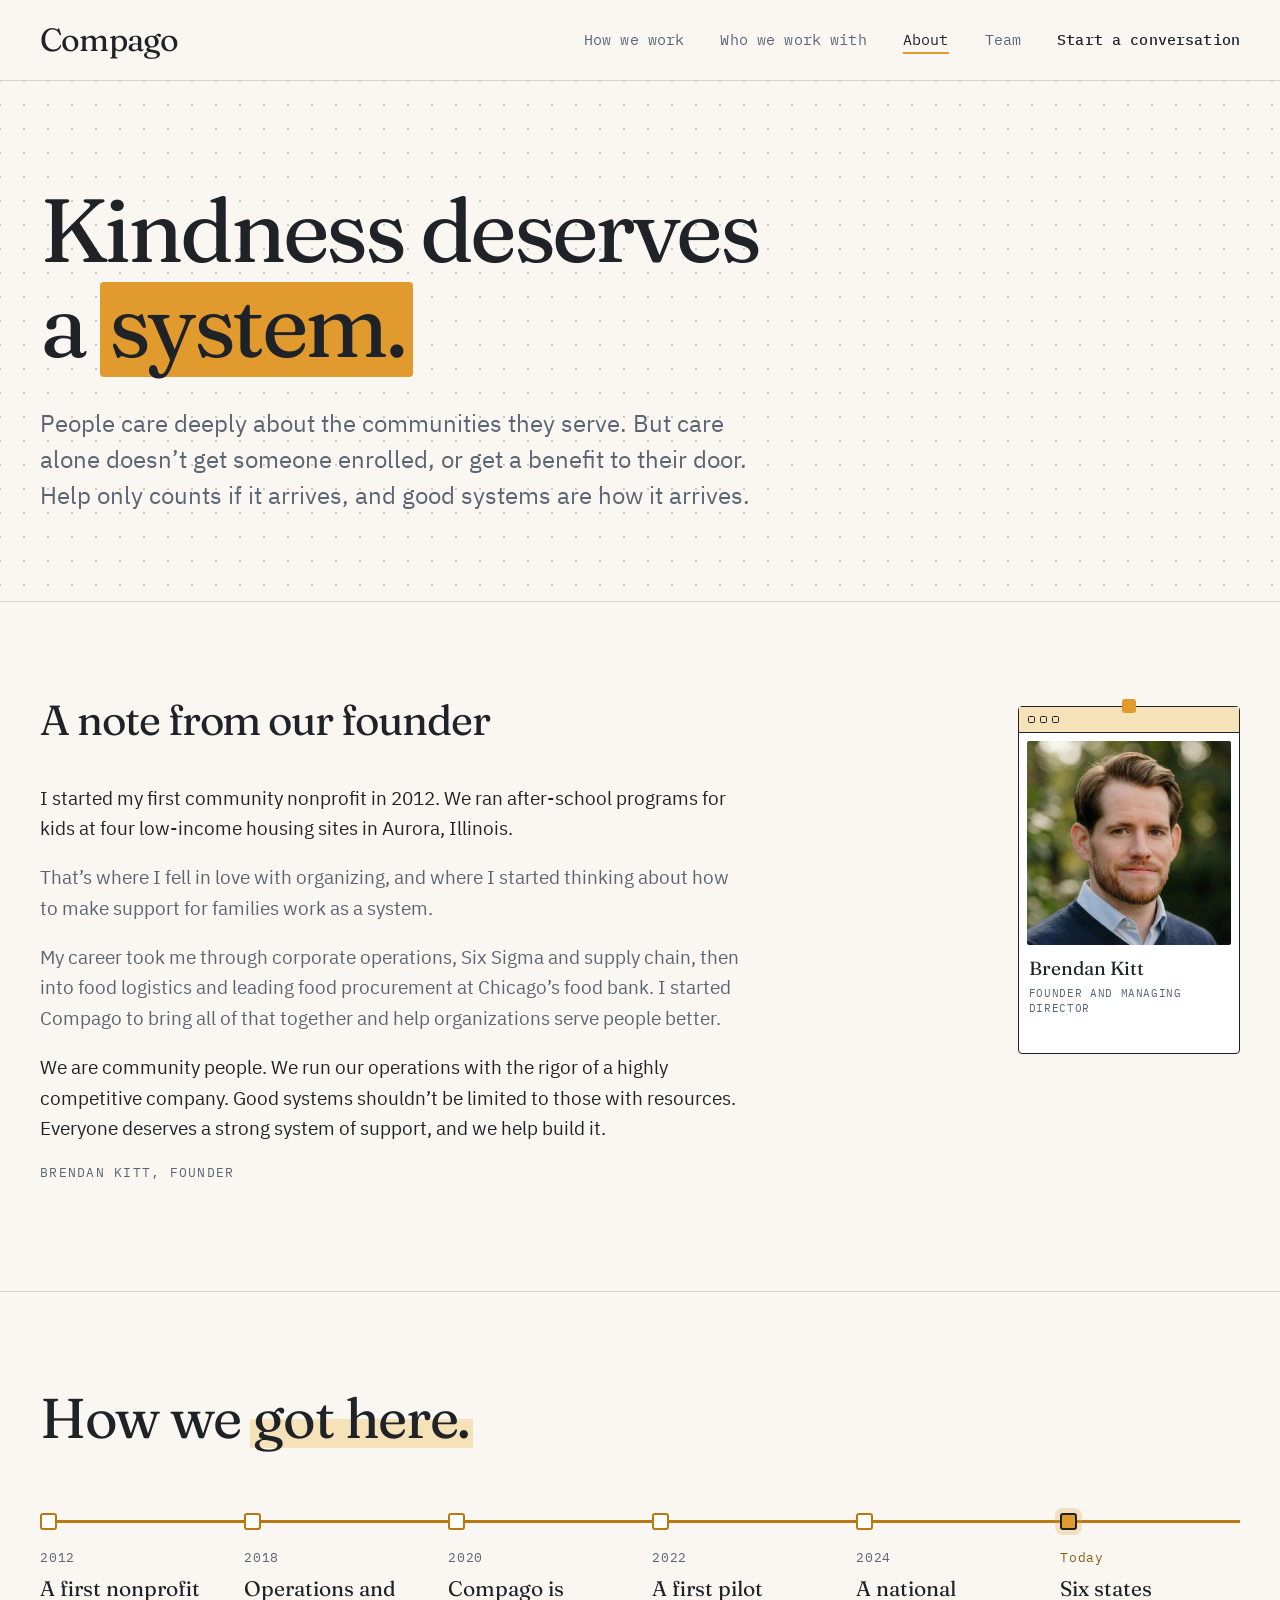
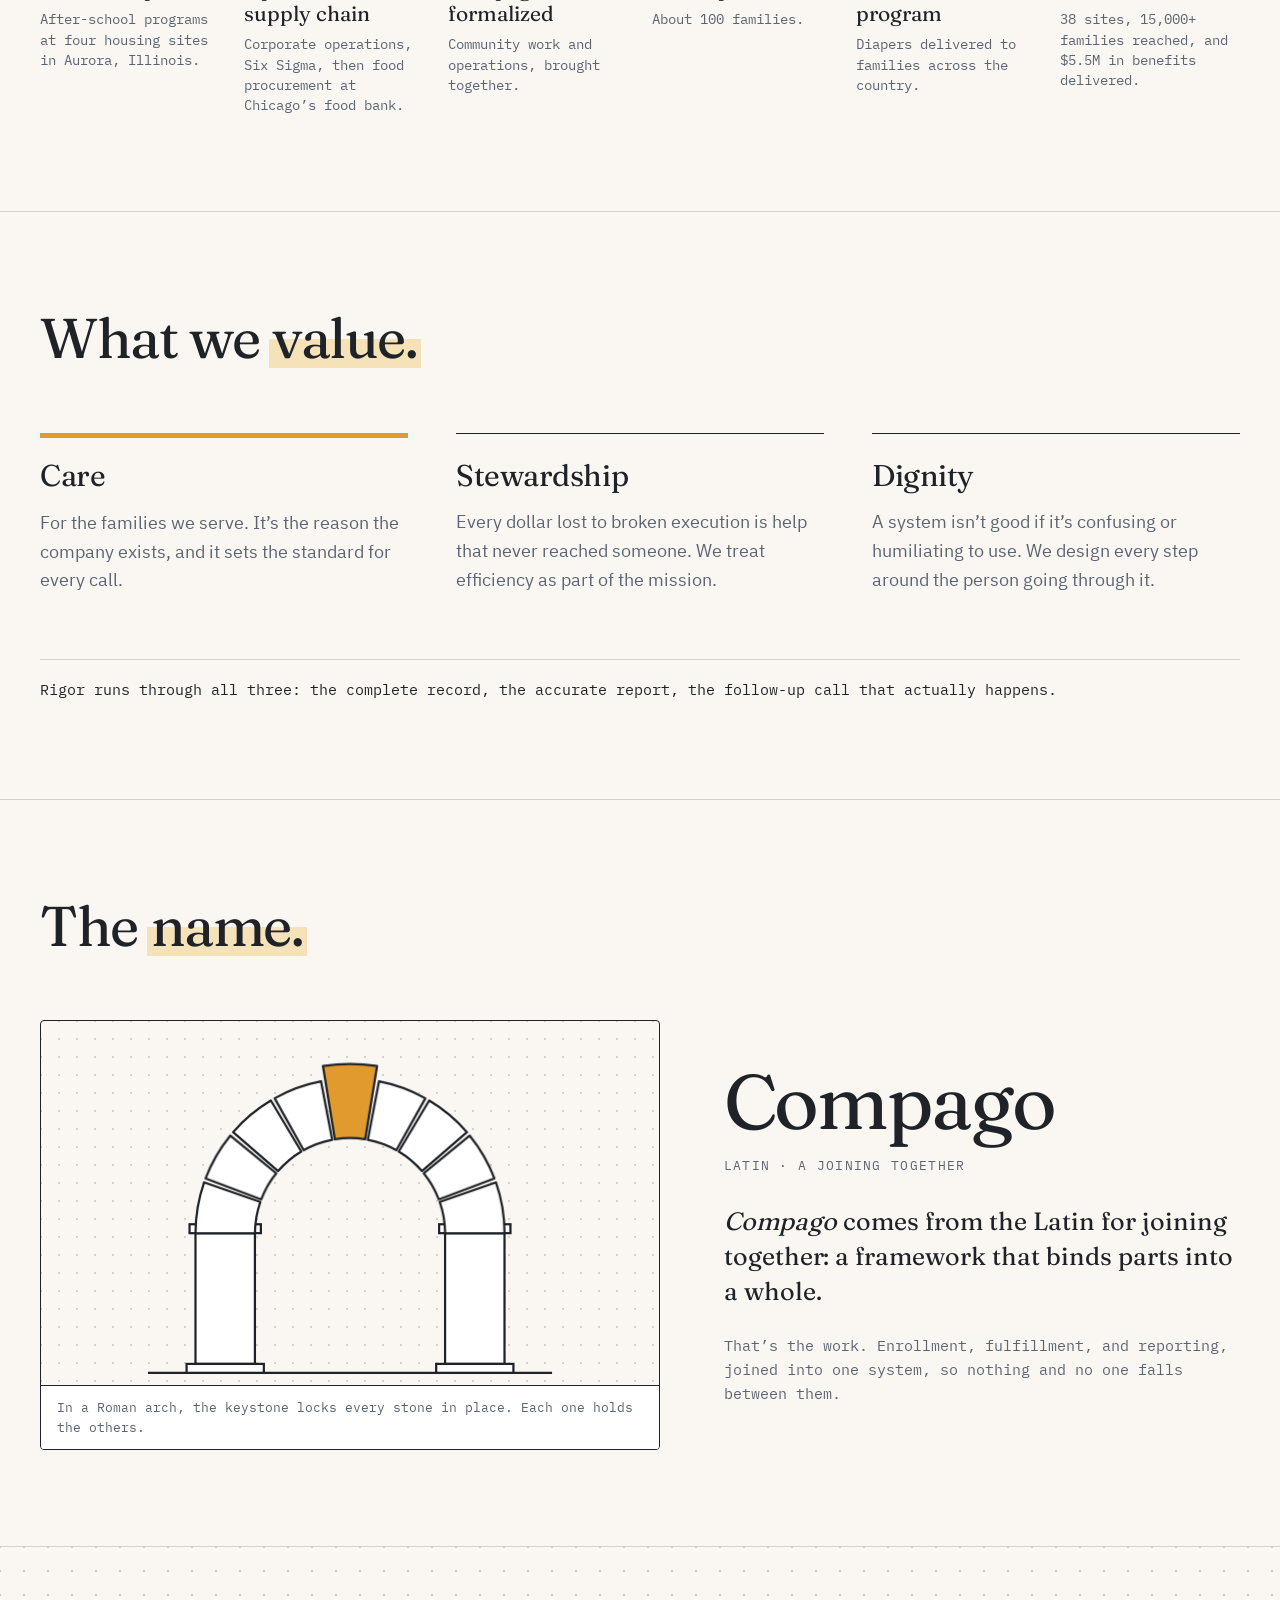
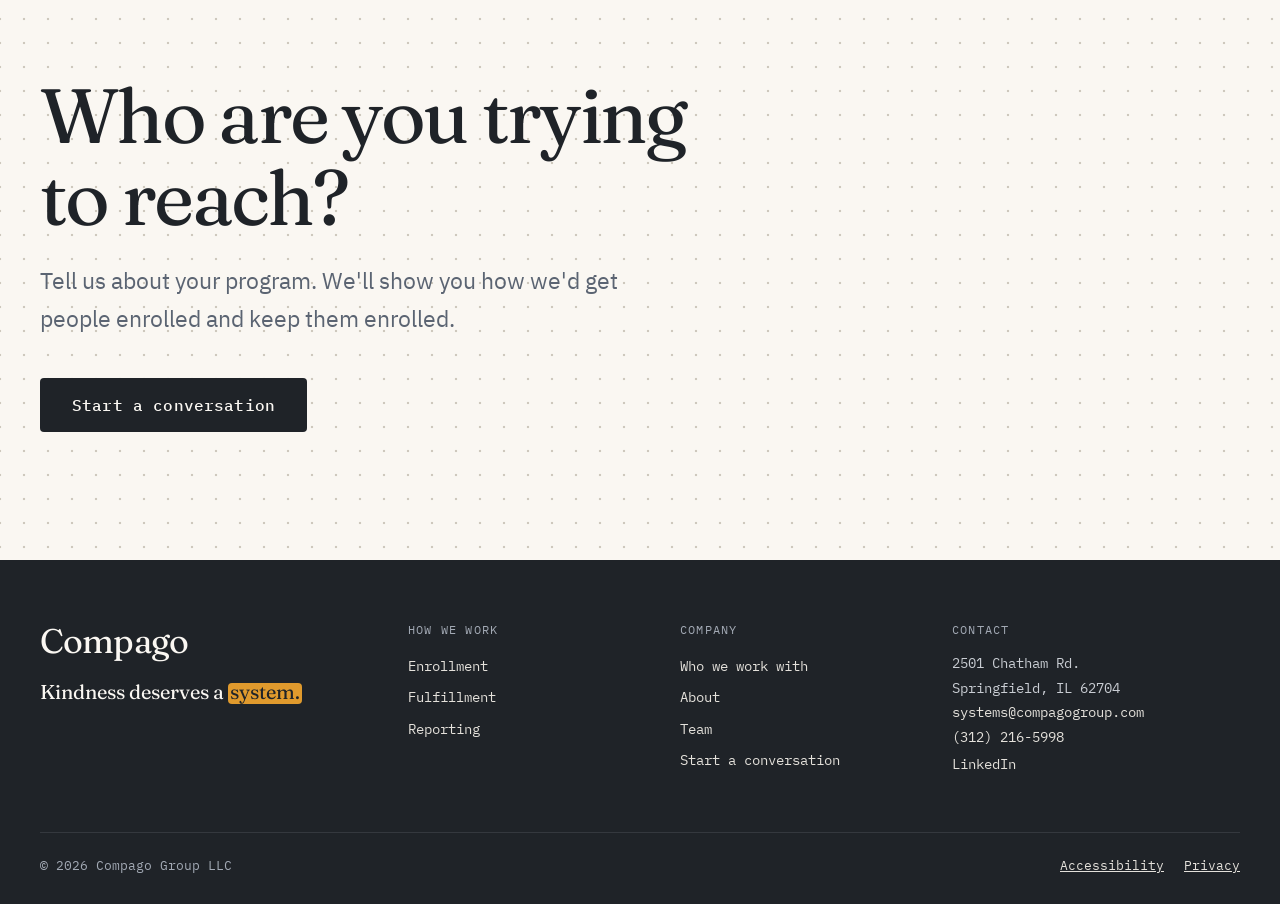
<file: about.html>
<!DOCTYPE html>
<html lang="en">
<head>
<meta charset="UTF-8">
<meta name="viewport" content="width=device-width, initial-scale=1.0">
<title>About | Compago</title>
<meta name="description" content="Why Compago exists, the belief behind it, the meaning of the name, and the people doing the work.">
<link rel="canonical" href="https://compagogroup.com/about">
<meta property="og:type" content="website">
<meta property="og:site_name" content="Compago">
<meta property="og:title" content="About | Compago">
<meta property="og:description" content="Why Compago exists, the belief behind it, the meaning of the name, and the people doing the work.">
<meta property="og:url" content="https://compagogroup.com/about">
<meta property="og:image" content="https://compagogroup.com/assets/img/share.png">
<meta property="og:image:width" content="1200">
<meta property="og:image:height" content="630">
<meta name="twitter:card" content="summary_large_image">
<meta name="robots" content="noindex">
<link rel="icon" href="assets/favicon.svg" type="image/svg+xml">
<link rel="icon" href="assets/favicon-32.png" sizes="32x32" type="image/png">
<link rel="apple-touch-icon" href="assets/apple-touch-icon.png">
<link rel="preload" href="assets/fonts/fraunces-latin-wght-normal.woff2" as="font" type="font/woff2" crossorigin>
<link rel="preload" href="assets/fonts/ibm-plex-sans-latin-400-normal.woff2" as="font" type="font/woff2" crossorigin>
<link rel="stylesheet" href="assets/styles.css">
<script>document.documentElement.className+=" js";</script>
</head>
<body>
<a class="skip-link" href="#main">Skip to content</a>

<header class="site-header">
  <div class="wrap">
    <a href="index.html" class="logo" aria-label="Compago, home">Compago</a>
    <button class="menu-btn" aria-expanded="false" aria-controls="site-nav"><span class="sr-only">Menu</span><svg viewBox="0 0 24 24" fill="none" stroke="currentColor" stroke-width="1.6" aria-hidden="true"><path d="M3 7h18M3 12h18M3 17h18"/></svg></button>
    <nav id="site-nav" class="nav" aria-label="Primary">
      <a href="how-we-work.html">How we work</a>
      <a href="who-we-work-with.html">Who we work with</a>
      <a href="about.html" aria-current="page">About</a>
      <a href="team.html">Team</a>
      <a class="nav-cta" href="contact.html">Start a conversation</a>
    </nav>
  </div>
</header>

<main id="main">

<section class="page-head grid-bg">
  <div class="wrap">
    <h1>Kindness deserves <span class="nw">a <span class="hl">system.</span></span></h1>
    <p class="lede">People care deeply about the communities they serve. But care alone doesn&rsquo;t get someone enrolled, or get a benefit to their door. Help only counts if it arrives, and good systems are how it arrives.</p>
  </div>
</section>

<section class="sec" id="founder">
  <div class="wrap">
    <div class="division founder reveal" aria-labelledby="d-founder">
      <div class="div-grid side-1">
        <div class="div-head"><h2 id="d-founder">A note from our founder</h2></div>
<div class="person lead"><div class="screen"><span class="node" aria-hidden="true"></span>
          <div class="bar" aria-hidden="true"><i></i><i></i><i></i></div>
          <div class="shot"><img src="assets/img/team/brendan-kitt.jpg" alt="Brendan Kitt" width="600" height="600"></div>
          <div class="cap"><strong>Brendan Kitt</strong><span class="role">Founder and Managing Director</span></div></div></div>
        <div class="story">
          <p class="open">I started my first community nonprofit in 2012. We ran after-school programs for kids at four low-income housing sites in Aurora, Illinois.</p>
          <p>That&rsquo;s where I fell in love with organizing, and where I started thinking about how to make support for families work as a system.</p>
          <p>My career took me through corporate operations, Six Sigma and supply chain, then into food logistics and leading food procurement at Chicago&rsquo;s food bank. I started Compago to bring all of that together and help organizations serve people better.</p>
          <p class="close">We are community people. We run our operations with the rigor of a highly competitive company. Good systems shouldn&rsquo;t be limited to those with resources. Everyone deserves a strong system of support, and we help build it.</p>
          <p class="sig">Brendan Kitt, Founder</p>
        </div>
      </div>
    </div>
  </div>
</section>

<section class="sec" id="story">
  <div class="wrap">
    <div class="sec-top reveal">
      <h2 class="h2">How we <span class="mark">got here.</span></h2>
    </div>
    <ol class="tl reveal">
        <li class=""><span class="tn" aria-hidden="true"></span><span class="ty">2012</span><strong>A first nonprofit</strong><span class="td">After-school programs at four housing sites in Aurora, Illinois.</span></li>
        <li class=""><span class="tn" aria-hidden="true"></span><span class="ty">2018</span><strong>Operations and supply chain</strong><span class="td">Corporate operations, Six Sigma, then food procurement at Chicago&rsquo;s food bank.</span></li>
        <li class=""><span class="tn" aria-hidden="true"></span><span class="ty">2020</span><strong>Compago is formalized</strong><span class="td">Community work and operations, brought together.</span></li>
        <li class=""><span class="tn" aria-hidden="true"></span><span class="ty">2022</span><strong>A first pilot</strong><span class="td">About 100 families.</span></li>
        <li class=""><span class="tn" aria-hidden="true"></span><span class="ty">2024</span><strong>A national program</strong><span class="td">Diapers delivered to families across the country.</span></li>
        <li class="now"><span class="tn" aria-hidden="true"></span><span class="ty">Today</span><strong>Six states</strong><span class="td">38 sites, 15,000+ families reached, and $5.5M in benefits delivered.</span></li>
    </ol>
  </div>
</section>

<section class="sec" id="values">
  <div class="wrap">
    <div class="sec-top reveal">
      <h2 class="h2">What we <span class="mark">value.</span></h2>
    </div>
    <ul class="cols reveal">
      <li class="col hot"><h3>Care</h3><p>For the families we serve. It&rsquo;s the reason the company exists, and it sets the standard for every call.</p></li>
      <li class="col"><h3>Stewardship</h3><p>Every dollar lost to broken execution is help that never reached someone. We treat efficiency as part of the mission.</p></li>
      <li class="col"><h3>Dignity</h3><p>A system isn&rsquo;t good if it&rsquo;s confusing or humiliating to use. We design every step around the person going through it.</p></li>
    </ul>
    <p class="hclose reveal">Rigor runs through all three: the complete record, the accurate report, the follow-up call that actually happens.</p>
  </div>
</section>

<section class="sec" id="name">
  <div class="wrap">
    <div class="sec-top reveal">
      <h2 class="h2">The <span class="mark">name.</span></h2>
    </div>
    <div class="namegrid reveal">
      <figure class="arch-art" role="img" aria-label="A Roman arch: stones set into place in pairs, and a marigold keystone locks them together.">
          <svg class="arch" viewBox="20 40 280 230" aria-hidden="true">
            <line class="ground" x1="24" y1="262" x2="296" y2="262"/>
            <rect class="pier" x="56" y="168" width="40" height="88"/><rect class="pier" x="224" y="168" width="40" height="88"/>
            <rect class="pier" x="50" y="256" width="52" height="6"/><rect class="pier" x="218" y="256" width="52" height="6"/>
            <rect class="pier" x="52" y="162" width="48" height="6"/><rect class="pier" x="220" y="162" width="48" height="6"/>
            <path class="stone" d="M96.0 168.0 L56.0 168.0 A104.0 104.0 0 0 1 61.8 133.8 L99.6 147.0 A64.0 64.0 0 0 0 96.0 168.0 Z" style="--dx:-33px;--dy:-6px;animation-delay:0.00s"/><path class="stone" d="M100.2 145.3 L62.8 131.1 A104.0 104.0 0 0 1 79.4 102.3 L110.4 127.6 A64.0 64.0 0 0 0 100.2 145.3 Z" style="--dx:-29px;--dy:-17px;animation-delay:0.16s"/><path class="stone" d="M111.6 126.2 L81.3 100.0 A104.0 104.0 0 0 1 106.7 78.7 L127.2 113.0 A64.0 64.0 0 0 0 111.6 126.2 Z" style="--dx:-22px;--dy:-26px;animation-delay:0.32s"/><path class="stone" d="M128.8 112.1 L109.3 77.2 A104.0 104.0 0 0 1 140.5 65.8 L148.0 105.1 A64.0 64.0 0 0 0 128.8 112.1 Z" style="--dx:-12px;--dy:-32px;animation-delay:0.48s"/><path class="stone key" d="M149.8 104.8 L141.8 55.5 A114.0 114.0 0 0 1 178.2 55.5 L170.2 104.8 A64.0 64.0 0 0 0 149.8 104.8 Z" style="--dx:0px;--dy:-70px;animation-delay:0.80s"/><path class="stone" d="M172.0 105.1 L179.5 65.8 A104.0 104.0 0 0 1 210.7 77.2 L191.2 112.1 A64.0 64.0 0 0 0 172.0 105.1 Z" style="--dx:12px;--dy:-32px;animation-delay:0.48s"/><path class="stone" d="M192.8 113.0 L213.3 78.7 A104.0 104.0 0 0 1 238.7 100.0 L208.4 126.2 A64.0 64.0 0 0 0 192.8 113.0 Z" style="--dx:22px;--dy:-26px;animation-delay:0.32s"/><path class="stone" d="M209.6 127.6 L240.6 102.3 A104.0 104.0 0 0 1 257.2 131.1 L219.8 145.3 A64.0 64.0 0 0 0 209.6 127.6 Z" style="--dx:29px;--dy:-17px;animation-delay:0.16s"/><path class="stone" d="M220.4 147.0 L258.2 133.8 A104.0 104.0 0 0 1 264.0 168.0 L224.0 168.0 A64.0 64.0 0 0 0 220.4 147.0 Z" style="--dx:33px;--dy:-6px;animation-delay:0.00s"/>
          </svg>
        <figcaption>In a Roman arch, the keystone locks every stone in place. Each one holds the others.</figcaption>
      </figure>
      <div class="name-text">
        <p class="nword">Compago</p>
        <p class="ngloss">Latin &middot; a joining together</p>
        <p class="nbig"><em>Compago</em> comes from the Latin for joining together: a framework that binds parts into a whole.</p>
        <p>That&rsquo;s the work. Enrollment, fulfillment, and reporting, joined into one system, so nothing and no one falls between them.</p>
      </div>
    </div>
  </div>
</section>


</main>

<!-- CLOSE -->
<section class="closing grid-bg" aria-labelledby="close-h">
  <div class="wrap reveal">
<h2 id="close-h">Who are you trying <span class="nw">to reach?</span></h2>
    <p>Tell us about your program. We'll show you how we'd get people enrolled and keep them enrolled.</p>
    <div class="actions"><a class="btn" href="contact.html">Start a conversation</a></div>
  </div>
</section>

<footer class="site-footer">
  <div class="wrap">
    <div class="foot-grid">
      <div>
        <a href="index.html" class="logo" aria-label="Compago, home">Compago</a>
        <p class="tag">Kindness deserves <span class="nw">a <span class="hl">system.</span></span></p>
      </div>
      <nav class="foot-col" aria-label="How we work">
        <h2>How we work</h2>
        <a href="how-we-work.html#enrollment">Enrollment</a>
        <a href="how-we-work.html#fulfillment">Fulfillment</a>
        <a href="how-we-work.html#reporting">Reporting</a>
      </nav>
      <nav class="foot-col" aria-label="Company">
        <h2>Company</h2>
        <a href="who-we-work-with.html">Who we work with</a>
        <a href="about.html">About</a>
        <a href="team.html">Team</a>
        <a href="contact.html">Start a conversation</a>
      </nav>
      <div class="foot-col">
        <h2>Contact</h2>
        <address>2501 Chatham Rd.<br>Springfield, IL 62704<br><a href="mailto:systems@compagogroup.com">systems@compagogroup.com</a><br><a href="tel:+13122165998">(312) 216-5998</a></address>
        <a href="https://www.linkedin.com/company/compago-group/" rel="noopener" target="_blank">LinkedIn<span class="sr-only"> (opens in a new tab)</span></a>
      </div>
    </div>
    <div class="foot-bottom">
      <span>&copy; 2026 Compago Group LLC</span>
      <span><a href="accessibility.html">Accessibility</a><a href="privacy.html">Privacy</a></span>
    </div>
  </div>
</footer>

<script src="assets/main.js"></script>
</body>
</html>
</file>
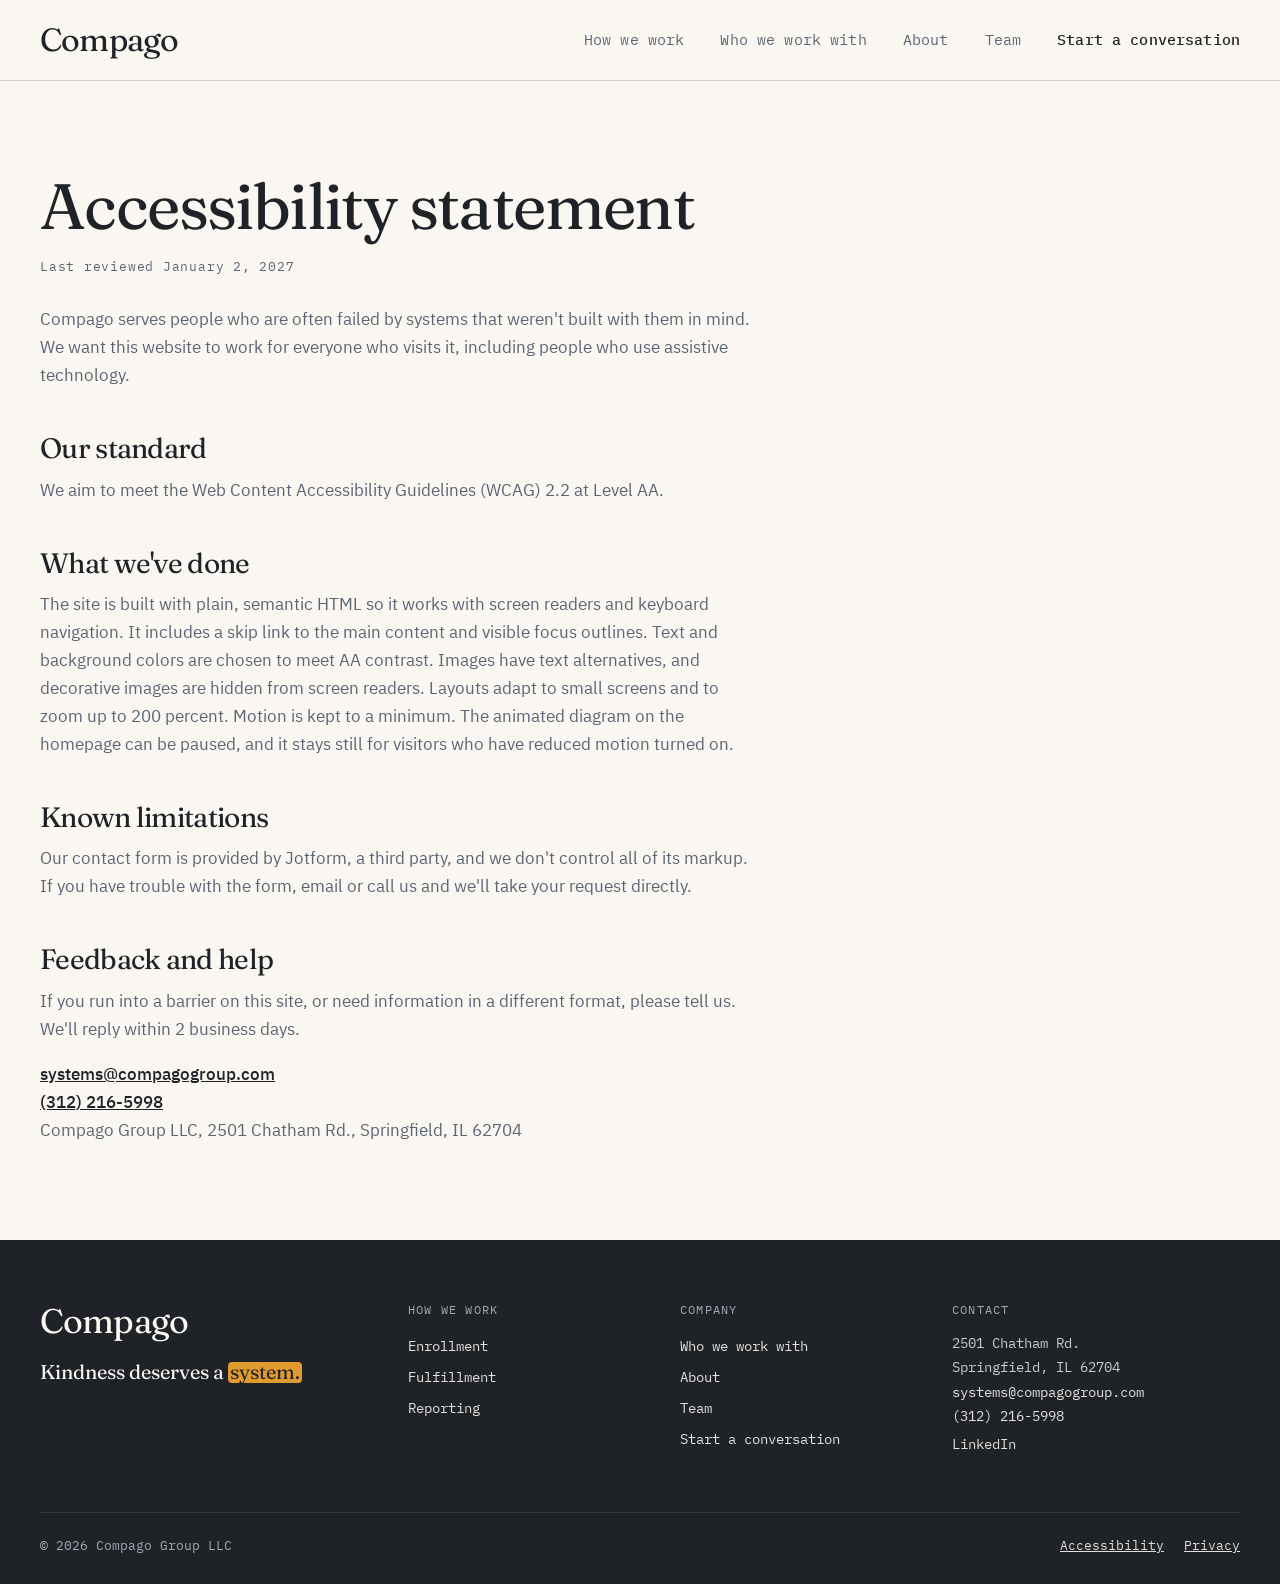
<file: accessibility.html>
<!DOCTYPE html>
<html lang="en">
<head>
<meta charset="UTF-8">
<meta name="viewport" content="width=device-width, initial-scale=1.0">
<title>Accessibility | Compago</title>
<meta name="description" content="Compago's commitment to an accessible website, and how to reach us if something doesn't work for you.">
<link rel="canonical" href="https://compagogroup.com/accessibility">
<meta property="og:type" content="website">
<meta property="og:site_name" content="Compago">
<meta property="og:title" content="Accessibility | Compago">
<meta property="og:description" content="Compago's commitment to an accessible website, and how to reach us if something doesn't work for you.">
<meta property="og:url" content="https://compagogroup.com/accessibility">
<meta property="og:image" content="https://compagogroup.com/assets/img/share.png">
<meta property="og:image:width" content="1200">
<meta property="og:image:height" content="630">
<meta name="twitter:card" content="summary_large_image">
<meta name="robots" content="noindex">
<link rel="icon" href="assets/favicon.svg" type="image/svg+xml">
<link rel="icon" href="assets/favicon-32.png" sizes="32x32" type="image/png">
<link rel="apple-touch-icon" href="assets/apple-touch-icon.png">
<link rel="preload" href="assets/fonts/fraunces-latin-wght-normal.woff2" as="font" type="font/woff2" crossorigin>
<link rel="preload" href="assets/fonts/ibm-plex-sans-latin-400-normal.woff2" as="font" type="font/woff2" crossorigin>
<link rel="stylesheet" href="assets/styles.css">
<script>document.documentElement.className+=" js";</script>
</head>
<body>
<a class="skip-link" href="#main">Skip to content</a>

<header class="site-header">
  <div class="wrap">
    <a href="index.html" class="logo" aria-label="Compago, home">Compago</a>
    <button class="menu-btn" aria-expanded="false" aria-controls="site-nav"><span class="sr-only">Menu</span><svg viewBox="0 0 24 24" fill="none" stroke="currentColor" stroke-width="1.6" aria-hidden="true"><path d="M3 7h18M3 12h18M3 17h18"/></svg></button>
    <nav id="site-nav" class="nav" aria-label="Primary">
      <a href="how-we-work.html">How we work</a>
      <a href="who-we-work-with.html">Who we work with</a>
      <a href="about.html">About</a>
      <a href="team.html">Team</a>
      <a class="nav-cta" href="contact.html">Start a conversation</a>
    </nav>
  </div>
</header>

<main id="main">
<div class="wrap">
  <header class="article-head">
<h1>Accessibility statement</h1>
    <time datetime="2027-01-02">Last reviewed January 2, 2027</time>
  </header>

  <article class="article-body legal">

    <p>Compago serves people who are often failed by systems that weren't built with them in mind. We want this website to work for everyone who visits it, including people who use assistive technology.</p>

    <h2>Our standard</h2>
    <p>We aim to meet the Web Content Accessibility Guidelines (WCAG) 2.2 at Level AA.</p>

    <h2>What we've done</h2>
    <p>The site is built with plain, semantic HTML so it works with screen readers and keyboard navigation. It includes a skip link to the main content and visible focus outlines. Text and background colors are chosen to meet AA contrast. Images have text alternatives, and decorative images are hidden from screen readers. Layouts adapt to small screens and to zoom up to 200 percent. Motion is kept to a minimum. The animated diagram on the homepage can be paused, and it stays still for visitors who have reduced motion turned on.</p>

    <h2>Known limitations</h2>
    <p>Our contact form is provided by Jotform, a third party, and we don't control all of its markup. If you have trouble with the form, email or call us and we'll take your request directly.</p>

    <h2>Feedback and help</h2>
    <p>If you run into a barrier on this site, or need information in a different format, please tell us. We'll reply within 2 business days.</p>
    <p><a href="mailto:systems@compagogroup.com">systems@compagogroup.com</a><br><a href="tel:+13122165998">(312) 216-5998</a><br>Compago Group LLC, 2501 Chatham Rd., Springfield, IL 62704</p>
  </article>
</div>
</main>

<footer class="site-footer">
  <div class="wrap">
    <div class="foot-grid">
      <div>
        <a href="index.html" class="logo" aria-label="Compago, home">Compago</a>
        <p class="tag">Kindness deserves <span class="nw">a <span class="hl">system.</span></span></p>
      </div>
      <nav class="foot-col" aria-label="How we work">
        <h2>How we work</h2>
        <a href="how-we-work.html#enrollment">Enrollment</a>
        <a href="how-we-work.html#fulfillment">Fulfillment</a>
        <a href="how-we-work.html#reporting">Reporting</a>
      </nav>
      <nav class="foot-col" aria-label="Company">
        <h2>Company</h2>
        <a href="who-we-work-with.html">Who we work with</a>
        <a href="about.html">About</a>
        <a href="team.html">Team</a>
        <a href="contact.html">Start a conversation</a>
      </nav>
      <div class="foot-col">
        <h2>Contact</h2>
        <address>2501 Chatham Rd.<br>Springfield, IL 62704<br><a href="mailto:systems@compagogroup.com">systems@compagogroup.com</a><br><a href="tel:+13122165998">(312) 216-5998</a></address>
        <a href="https://www.linkedin.com/company/compago-group/" rel="noopener" target="_blank">LinkedIn<span class="sr-only"> (opens in a new tab)</span></a>
      </div>
    </div>
    <div class="foot-bottom">
      <span>&copy; 2026 Compago Group LLC</span>
      <span><a href="accessibility.html">Accessibility</a><a href="privacy.html">Privacy</a></span>
    </div>
  </div>
</footer>

<script src="assets/main.js"></script>
</body>
</html>
</file>
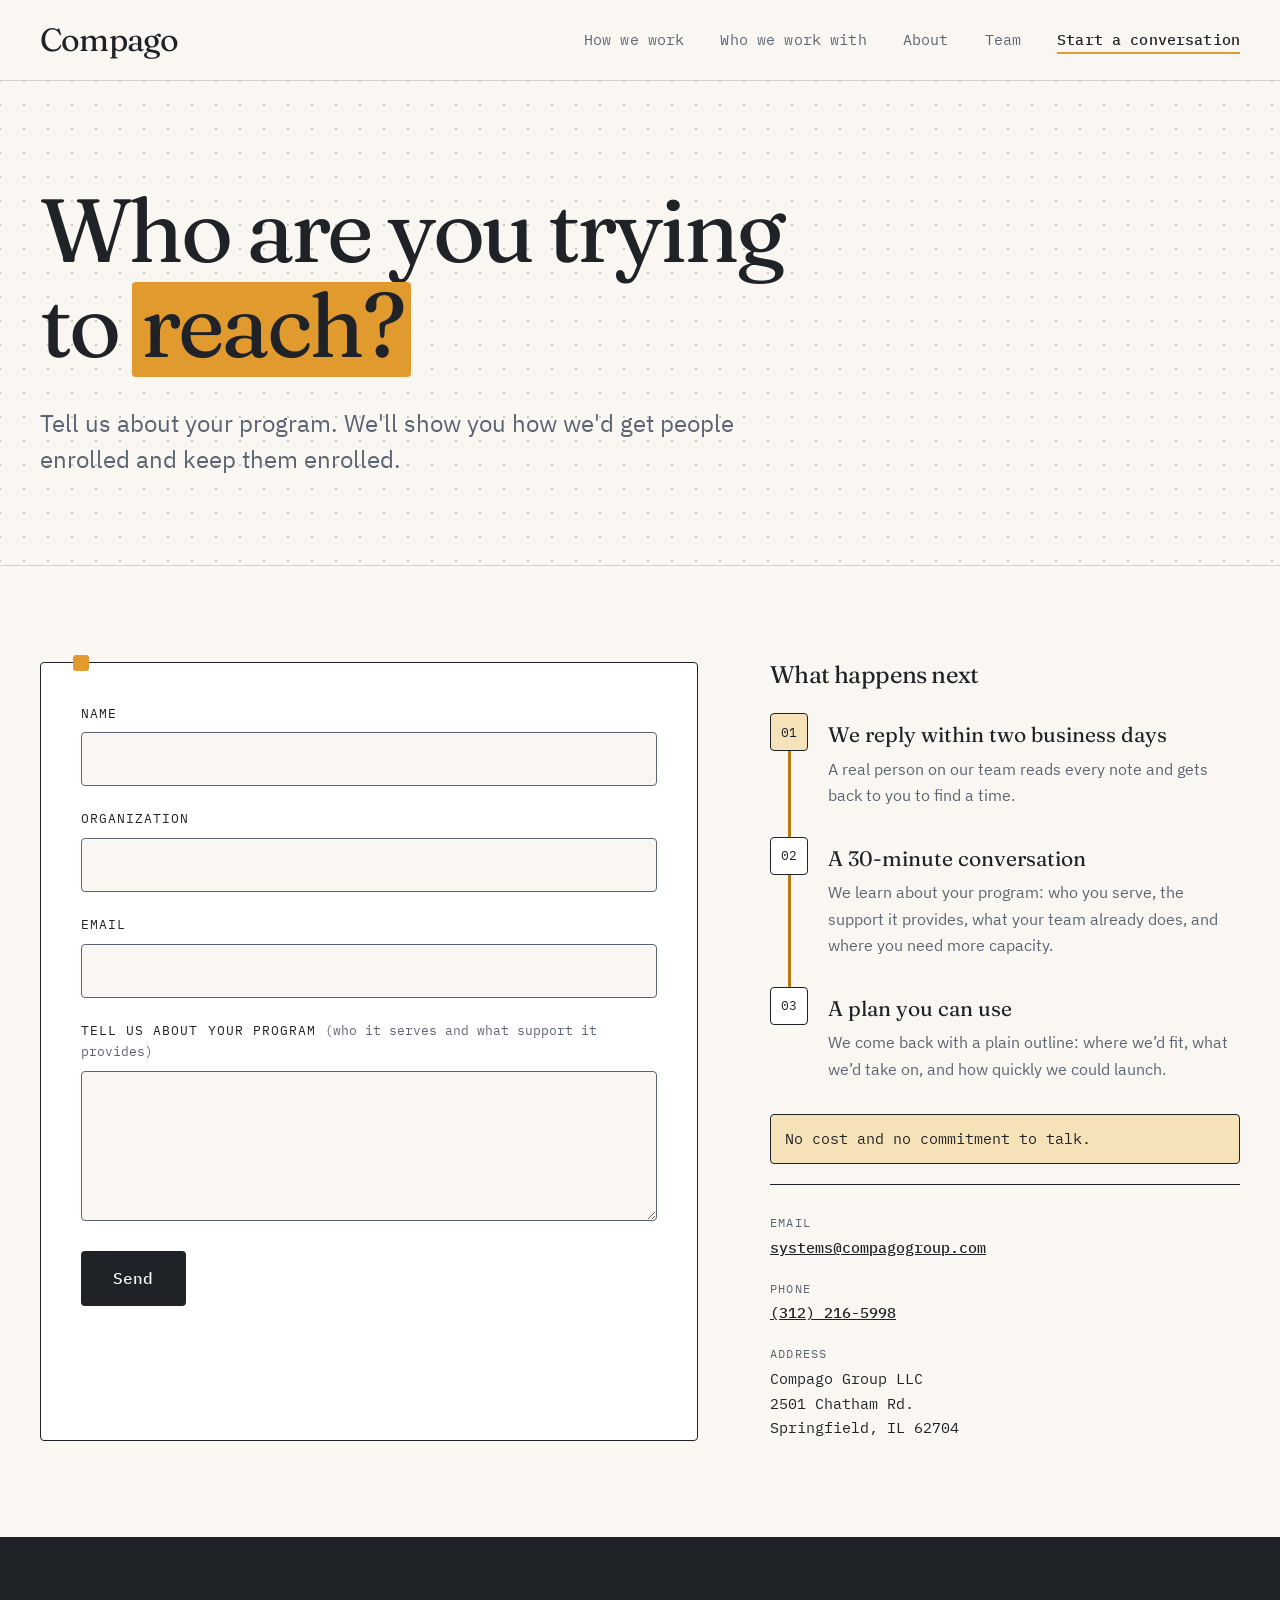
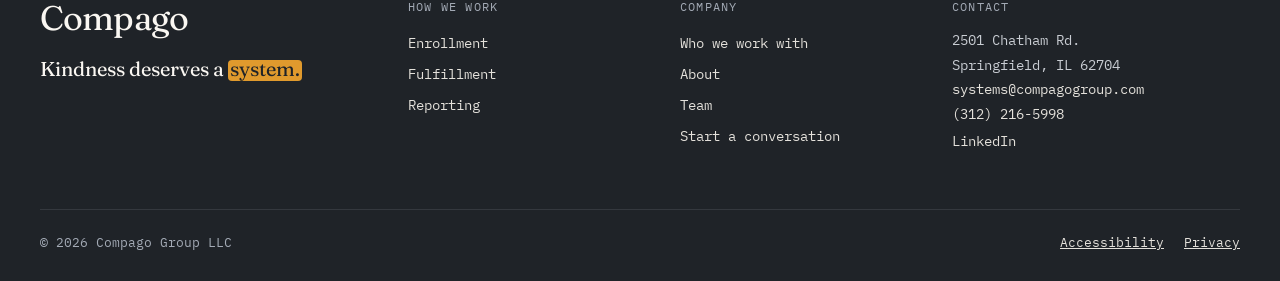
<file: contact.html>
<!DOCTYPE html>
<html lang="en">
<head>
<meta charset="UTF-8">
<meta name="viewport" content="width=device-width, initial-scale=1.0">
<title>Start a conversation | Compago</title>
<meta name="description" content="Tell us about your program. We'll show you how we'd get people enrolled and keep them enrolled.">
<link rel="canonical" href="https://compagogroup.com/contact">
<meta property="og:type" content="website">
<meta property="og:site_name" content="Compago">
<meta property="og:title" content="Start a conversation | Compago">
<meta property="og:description" content="Tell us about your program. We'll show you how we'd get people enrolled and keep them enrolled.">
<meta property="og:url" content="https://compagogroup.com/contact">
<meta property="og:image" content="https://compagogroup.com/assets/img/share.png">
<meta property="og:image:width" content="1200">
<meta property="og:image:height" content="630">
<meta name="twitter:card" content="summary_large_image">
<meta name="robots" content="noindex">
<link rel="icon" href="assets/favicon.svg" type="image/svg+xml">
<link rel="icon" href="assets/favicon-32.png" sizes="32x32" type="image/png">
<link rel="apple-touch-icon" href="assets/apple-touch-icon.png">
<link rel="preload" href="assets/fonts/fraunces-latin-wght-normal.woff2" as="font" type="font/woff2" crossorigin>
<link rel="preload" href="assets/fonts/ibm-plex-sans-latin-400-normal.woff2" as="font" type="font/woff2" crossorigin>
<link rel="stylesheet" href="assets/styles.css">
<script>document.documentElement.className+=" js";</script>
</head>
<body>
<a class="skip-link" href="#main">Skip to content</a>

<header class="site-header">
  <div class="wrap">
    <a href="index.html" class="logo" aria-label="Compago, home">Compago</a>
    <button class="menu-btn" aria-expanded="false" aria-controls="site-nav"><span class="sr-only">Menu</span><svg viewBox="0 0 24 24" fill="none" stroke="currentColor" stroke-width="1.6" aria-hidden="true"><path d="M3 7h18M3 12h18M3 17h18"/></svg></button>
    <nav id="site-nav" class="nav" aria-label="Primary">
      <a href="how-we-work.html">How we work</a>
      <a href="who-we-work-with.html">Who we work with</a>
      <a href="about.html">About</a>
      <a href="team.html">Team</a>
      <a class="nav-cta" href="contact.html" aria-current="page">Start a conversation</a>
    </nav>
  </div>
</header>

<main id="main">
<section class="page-head grid-bg">
  <div class="wrap">
<h1>Who are you trying <span class="nw">to <span class="hl">reach?</span></span></h1>
    <p class="lede">Tell us about your program. We'll show you how we'd get people enrolled and keep them enrolled.</p>
  </div>
</section>

<section class="sec">
  <div class="wrap contact-grid">
    <div class="form-card">
      <!-- JOTFORM: replace this <form> with the Jotform iframe embed when it is ready. Keep the same four fields. -->
      <form data-contact action="#" method="post" novalidate>
        <div class="form-field">
          <label for="f-name">Name</label>
          <input id="f-name" name="name" type="text" autocomplete="name" required>
          <p class="err">Please add your name.</p>
        </div>
        <div class="form-field">
          <label for="f-org">Organization</label>
          <input id="f-org" name="organization" type="text" autocomplete="organization" required>
          <p class="err">Please add your organization.</p>
        </div>
        <div class="form-field">
          <label for="f-email">Email</label>
          <input id="f-email" name="email" type="email" autocomplete="email" required>
          <p class="err">Please add an email address we can reply to.</p>
        </div>
        <div class="form-field">
          <label for="f-msg">Tell us about your program <span class="hint">(who it serves and what support it provides)</span></label>
          <textarea id="f-msg" name="message" required></textarea>
          <p class="err">A sentence or two is plenty.</p>
        </div>
        <button type="submit" class="btn">Send</button>
        <p class="form-status" role="status" aria-live="polite" hidden></p>
      </form>
    </div>

    <aside aria-labelledby="next-h">
      <h2 id="next-h" style="font-size:24px;margin-bottom:26px">What happens next</h2>
      <ol class="next">
        <li><div><strong>We reply within two business days</strong><p>A real person on our team reads every note and gets back to you to find a time.</p></div></li>
        <li><div><strong>A 30-minute conversation</strong><p>We learn about your program: who you serve, the support it provides, what your team already does, and where you need more capacity.</p></div></li>
        <li><div><strong>A plan you can use</strong><p>We come back with a plain outline: where we&rsquo;d fit, what we&rsquo;d take on, and how quickly we could launch.</p></div></li>
      </ol>
      <p class="nocommit">No cost and no commitment to talk.</p>
      <div class="direct">
        <div><div class="k">Email</div><div class="v"><a href="mailto:systems@compagogroup.com">systems@compagogroup.com</a></div></div>
        <div><div class="k">Phone</div><div class="v"><a href="tel:+13122165998">(312) 216-5998</a></div></div>
        <div><div class="k">Address</div><div class="v">Compago Group LLC<br>2501 Chatham Rd.<br>Springfield, IL 62704</div></div>
      </div>
    </aside>
  </div>
</section>
</main>

<footer class="site-footer">
  <div class="wrap">
    <div class="foot-grid">
      <div>
        <a href="index.html" class="logo" aria-label="Compago, home">Compago</a>
        <p class="tag">Kindness deserves <span class="nw">a <span class="hl">system.</span></span></p>
      </div>
      <nav class="foot-col" aria-label="How we work">
        <h2>How we work</h2>
        <a href="how-we-work.html#enrollment">Enrollment</a>
        <a href="how-we-work.html#fulfillment">Fulfillment</a>
        <a href="how-we-work.html#reporting">Reporting</a>
      </nav>
      <nav class="foot-col" aria-label="Company">
        <h2>Company</h2>
        <a href="who-we-work-with.html">Who we work with</a>
        <a href="about.html">About</a>
        <a href="team.html">Team</a>
        <a href="contact.html">Start a conversation</a>
      </nav>
      <div class="foot-col">
        <h2>Contact</h2>
        <address>2501 Chatham Rd.<br>Springfield, IL 62704<br><a href="mailto:systems@compagogroup.com">systems@compagogroup.com</a><br><a href="tel:+13122165998">(312) 216-5998</a></address>
        <a href="https://www.linkedin.com/company/compago-group/" rel="noopener" target="_blank">LinkedIn<span class="sr-only"> (opens in a new tab)</span></a>
      </div>
    </div>
    <div class="foot-bottom">
      <span>&copy; 2026 Compago Group LLC</span>
      <span><a href="accessibility.html">Accessibility</a><a href="privacy.html">Privacy</a></span>
    </div>
  </div>
</footer>

<script src="assets/main.js"></script>
</body>
</html>
</file>
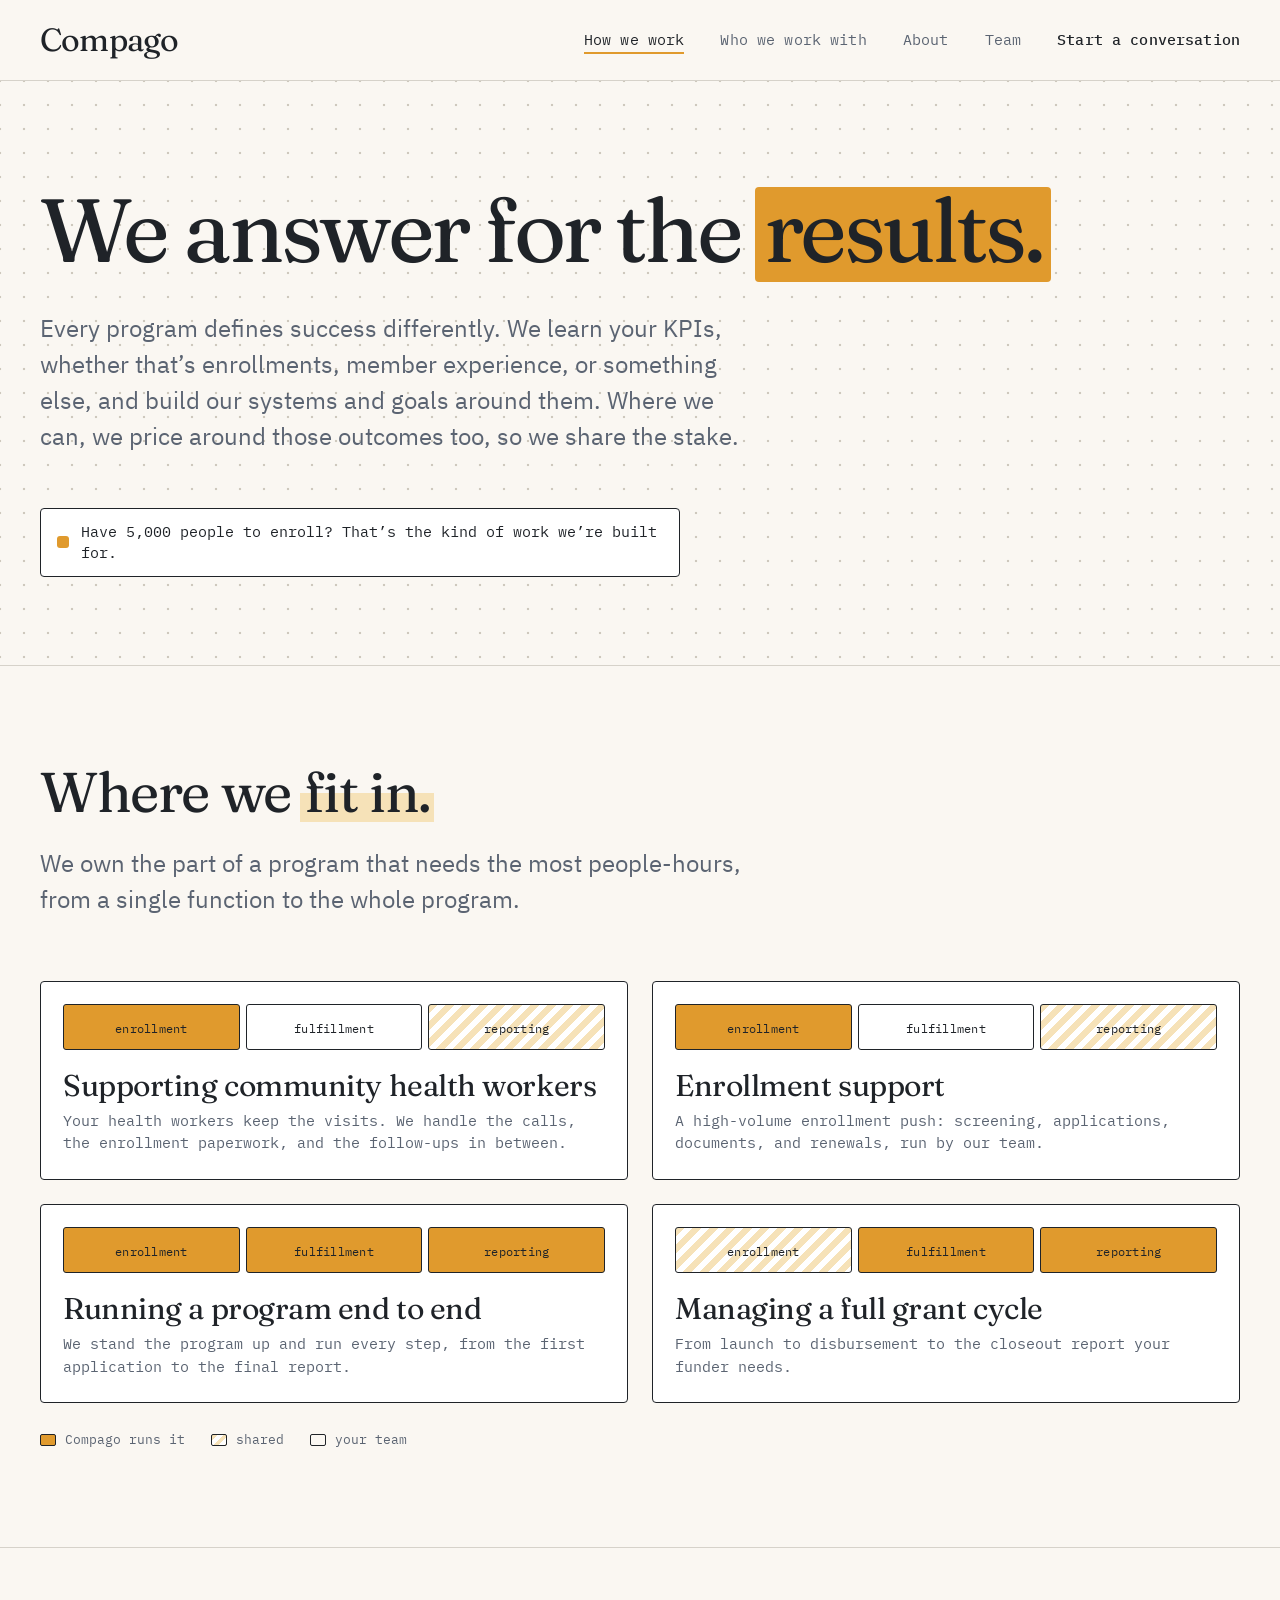
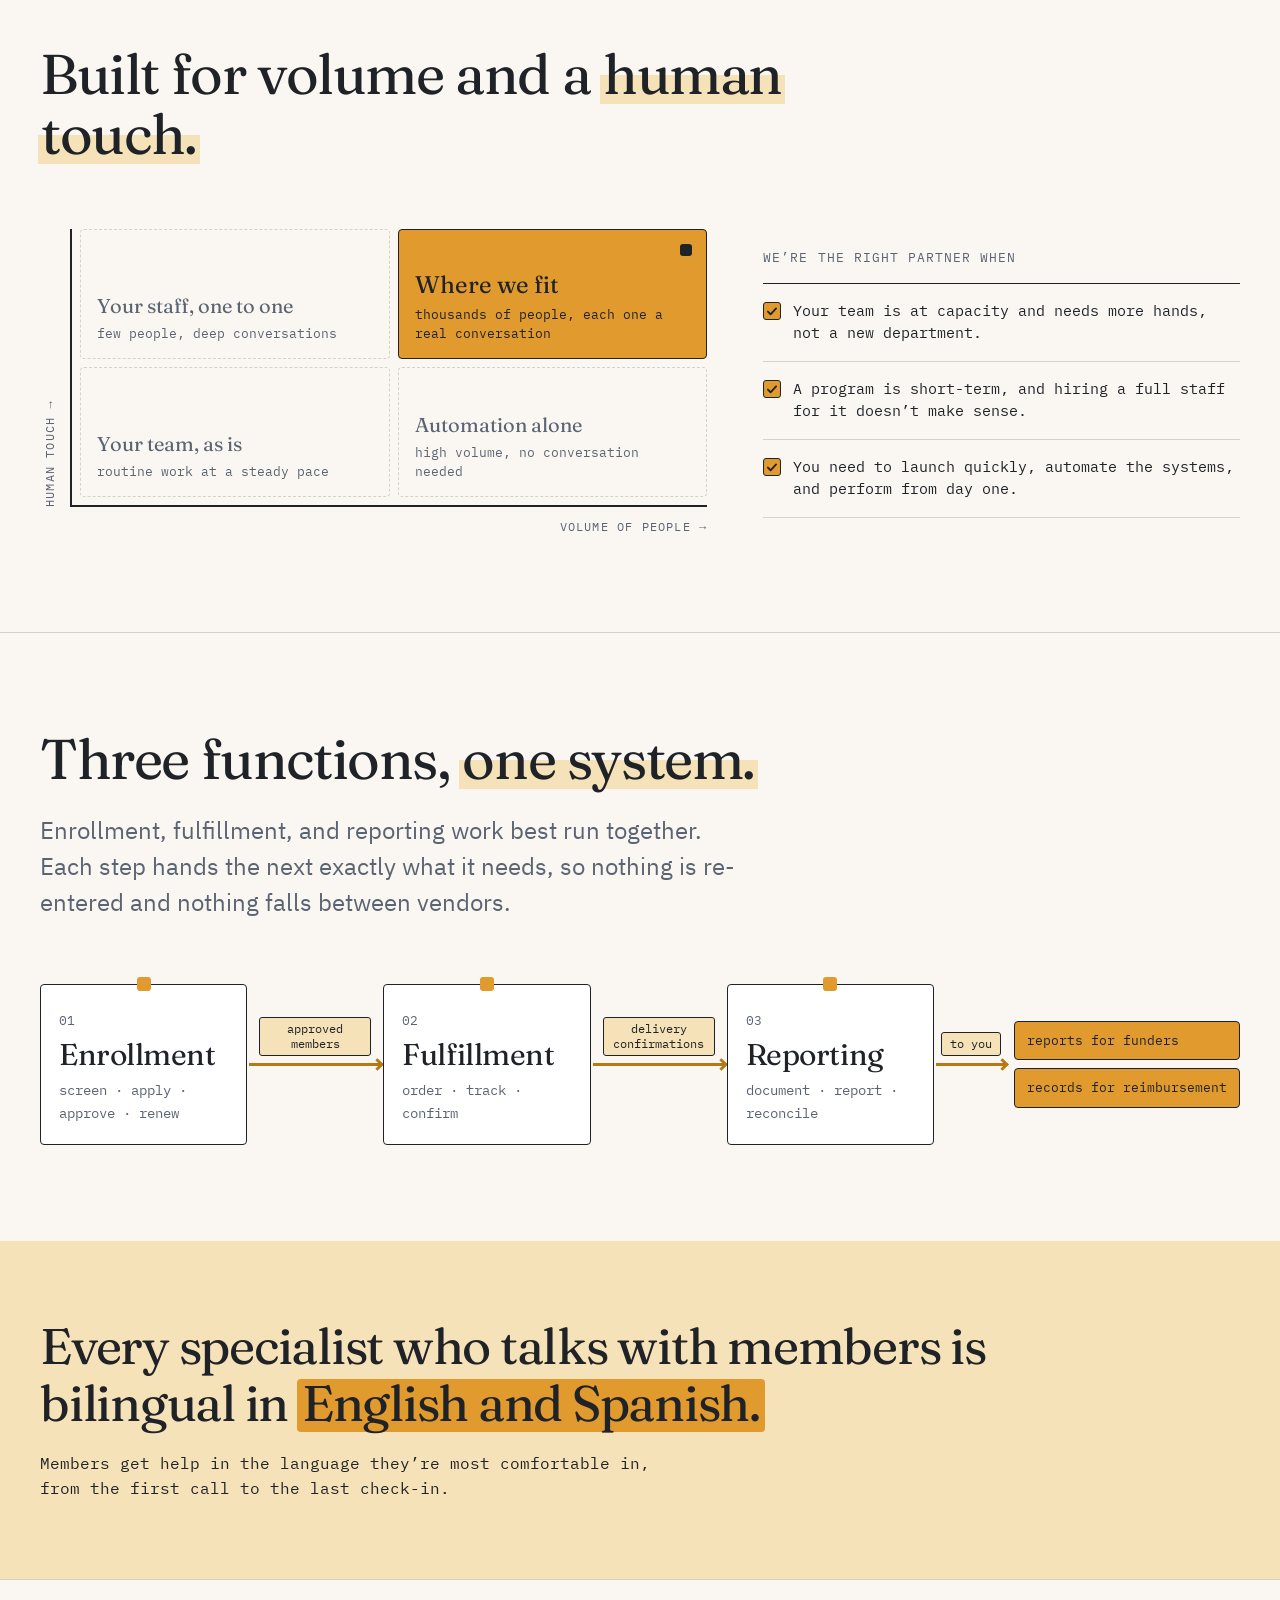
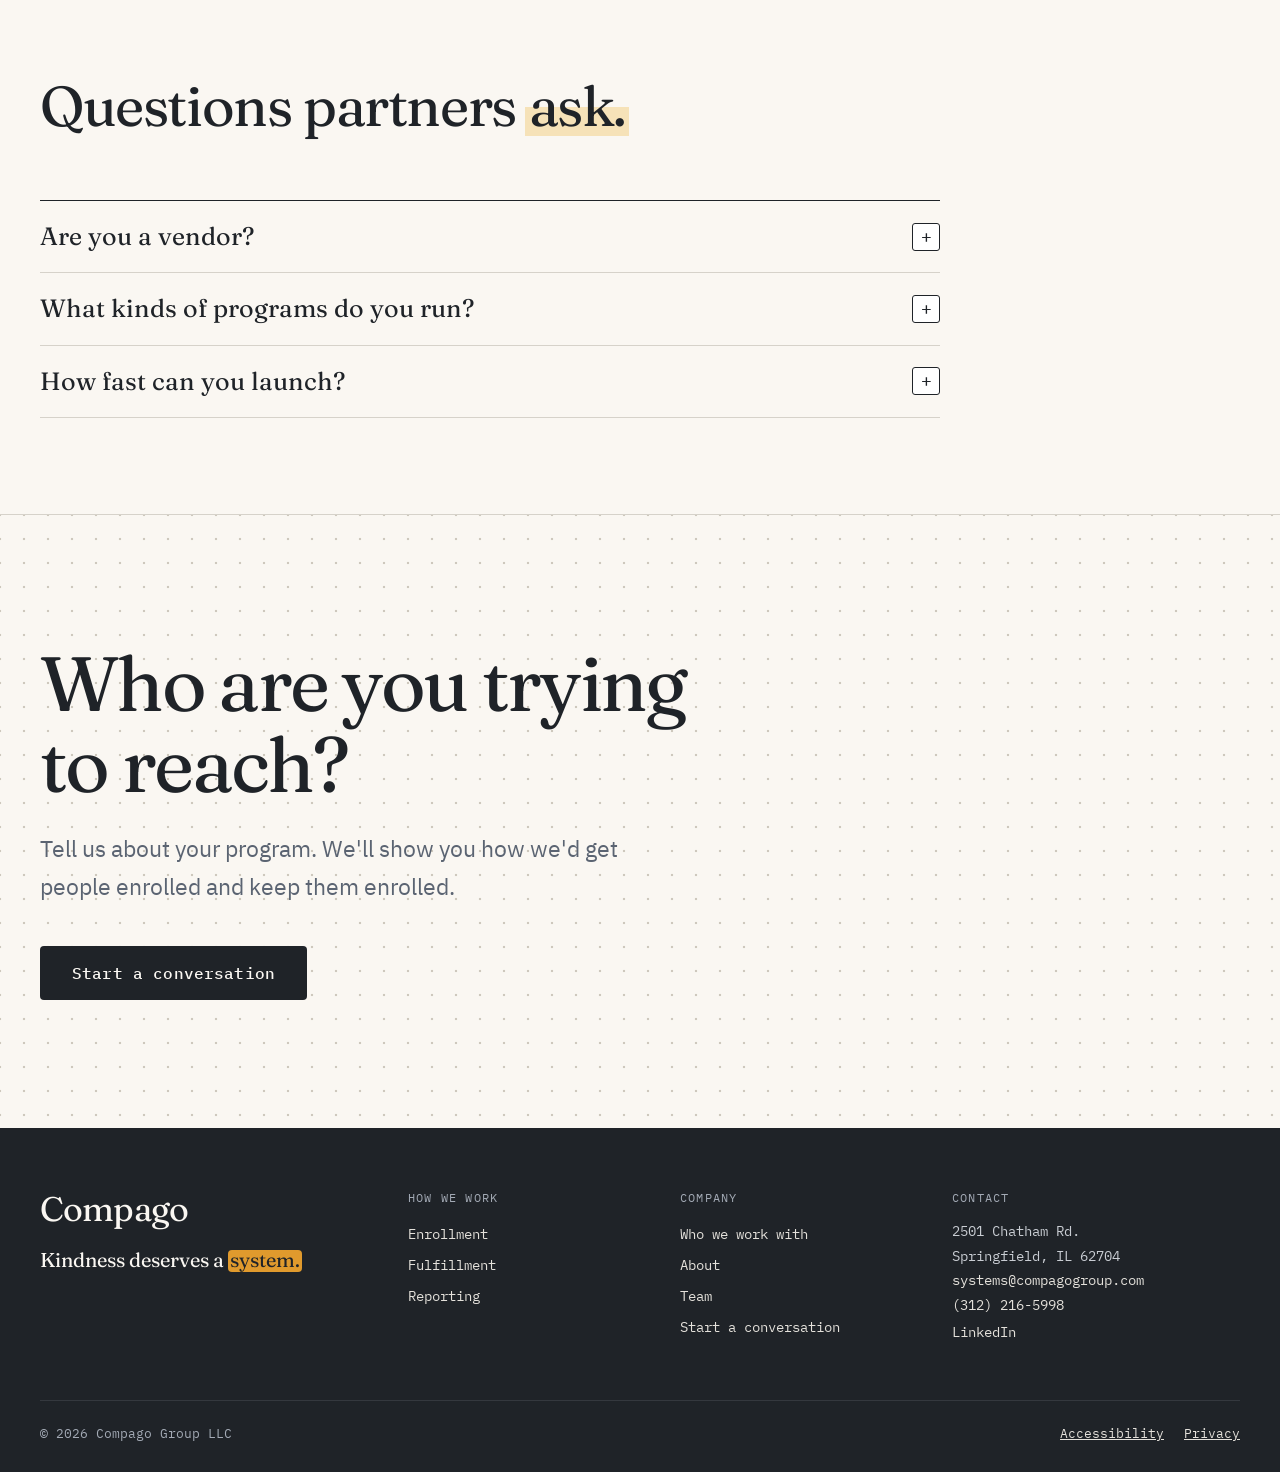
<file: how-we-work.html>
<!DOCTYPE html>
<html lang="en">
<head>
<meta charset="UTF-8">
<meta name="viewport" content="width=device-width, initial-scale=1.0">
<title>How we work | Compago</title>
<meta name="description" content="Compago owns the high-volume, high-touch parts of a program, from enrollment to fulfillment to reporting, and answers for the results, in English and Spanish.">
<link rel="canonical" href="https://compagogroup.com/how-we-work">
<meta property="og:type" content="website">
<meta property="og:site_name" content="Compago">
<meta property="og:title" content="How we work | Compago">
<meta property="og:description" content="Compago owns the high-volume, high-touch parts of a program, from enrollment to fulfillment to reporting, and answers for the results, in English and Spanish.">
<meta property="og:url" content="https://compagogroup.com/how-we-work">
<meta property="og:image" content="https://compagogroup.com/assets/img/share.png">
<meta property="og:image:width" content="1200">
<meta property="og:image:height" content="630">
<meta name="twitter:card" content="summary_large_image">
<meta name="robots" content="noindex">
<link rel="icon" href="assets/favicon.svg" type="image/svg+xml">
<link rel="icon" href="assets/favicon-32.png" sizes="32x32" type="image/png">
<link rel="apple-touch-icon" href="assets/apple-touch-icon.png">
<link rel="preload" href="assets/fonts/fraunces-latin-wght-normal.woff2" as="font" type="font/woff2" crossorigin>
<link rel="preload" href="assets/fonts/ibm-plex-sans-latin-400-normal.woff2" as="font" type="font/woff2" crossorigin>
<link rel="stylesheet" href="assets/styles.css">
<script>document.documentElement.className+=" js";</script>
</head>
<body>
<a class="skip-link" href="#main">Skip to content</a>

<header class="site-header">
  <div class="wrap">
    <a href="index.html" class="logo" aria-label="Compago, home">Compago</a>
    <button class="menu-btn" aria-expanded="false" aria-controls="site-nav"><span class="sr-only">Menu</span><svg viewBox="0 0 24 24" fill="none" stroke="currentColor" stroke-width="1.6" aria-hidden="true"><path d="M3 7h18M3 12h18M3 17h18"/></svg></button>
    <nav id="site-nav" class="nav" aria-label="Primary">
      <a href="how-we-work.html" aria-current="page">How we work</a>
      <a href="who-we-work-with.html">Who we work with</a>
      <a href="about.html">About</a>
      <a href="team.html">Team</a>
      <a class="nav-cta" href="contact.html">Start a conversation</a>
    </nav>
  </div>
</header>

<main id="main">

<section class="page-head grid-bg">
  <div class="wrap">
    <h1>We answer for <span class="nw">the <span class="hl">results.</span></span></h1>
    <p class="lede">Every program defines success differently. We learn your KPIs, whether that&rsquo;s enrollments, member experience, or something else, and build our systems and goals around them. Where we can, we price around those outcomes too, so we share the stake.</p>
    <p class="callout"><span class="cn" aria-hidden="true"></span>Have 5,000 people to enroll? That&rsquo;s the kind of work we&rsquo;re built for.</p>
  </div>
</section>

<!-- WHERE WE FIT -->
<section class="sec" id="fit">
  <div class="wrap">
    <div class="sec-top reveal">
      <h2 class="h2">Where we <span class="mark">fit in.</span></h2>
      <p class="lede">We own the part of a program that needs the most people-hours, from a single function to the whole program.</p>
    </div>
    <ul class="fitcards reveal">
      <li class="fitcard">
        <span class="segs"><span class="seg c"><b>enrollment</b><i class="sr-only"> (Compago)</i></span><span class="seg y"><b>fulfillment</b><i class="sr-only"> (your team)</i></span><span class="seg s"><b>reporting</b><i class="sr-only"> (shared)</i></span></span>
        <h3>Supporting community health workers</h3>
        <p>Your health workers keep the visits. We handle the calls, the enrollment paperwork, and the follow-ups in between.</p>
      </li>
      <li class="fitcard">
        <span class="segs"><span class="seg c"><b>enrollment</b><i class="sr-only"> (Compago)</i></span><span class="seg y"><b>fulfillment</b><i class="sr-only"> (your team)</i></span><span class="seg s"><b>reporting</b><i class="sr-only"> (shared)</i></span></span>
        <h3>Enrollment support</h3>
        <p>A high-volume enrollment push: screening, applications, documents, and renewals, run by our team.</p>
      </li>
      <li class="fitcard">
        <span class="segs"><span class="seg c"><b>enrollment</b><i class="sr-only"> (Compago)</i></span><span class="seg c"><b>fulfillment</b><i class="sr-only"> (Compago)</i></span><span class="seg c"><b>reporting</b><i class="sr-only"> (Compago)</i></span></span>
        <h3>Running a program end to end</h3>
        <p>We stand the program up and run every step, from the first application to the final report.</p>
      </li>
      <li class="fitcard">
        <span class="segs"><span class="seg s"><b>enrollment</b><i class="sr-only"> (shared)</i></span><span class="seg c"><b>fulfillment</b><i class="sr-only"> (Compago)</i></span><span class="seg c"><b>reporting</b><i class="sr-only"> (Compago)</i></span></span>
        <h3>Managing a full grant cycle</h3>
        <p>From launch to disbursement to the closeout report your funder needs.</p>
      </li>
    </ul>
    <p class="seglegend reveal" aria-hidden="true"><span class="c"><i></i>Compago runs it</span><span class="s"><i></i>shared</span><span class="y"><i></i>your team</span></p>
  </div>
</section>

<!-- RIGHT FIT -->
<section class="sec" id="right-fit">
  <div class="wrap">
    <div class="sec-top reveal">
      <h2 class="h2">Built for volume and a <span class="mark">human touch.</span></h2>
    </div>
    <div class="quadwrap reveal">
      <figure class="quad" role="img" aria-label="A two by two chart. Across, volume of people. Up, how much human touch the work needs. Low volume, low touch: your team as is. Low volume, high touch: your staff, one to one. High volume, low touch: automation alone. High volume, high touch: where Compago fits.">
        <span class="qy" aria-hidden="true">Human touch &rarr;</span>
        <div class="qgrid" aria-hidden="true">
          <div class="q q-tl"><b>Your staff, one to one</b><span>few people, deep conversations</span></div>
          <div class="q q-tr hot"><b>Where we fit</b><span>thousands of people, each one a real conversation</span></div>
          <div class="q q-bl"><b>Your team, as is</b><span>routine work at a steady pace</span></div>
          <div class="q q-br"><b>Automation alone</b><span>high volume, no conversation needed</span></div>
        </div>
        <span class="qx" aria-hidden="true">Volume of people &rarr;</span>
      </figure>
      <div class="whenlist">
        <p class="whenk">We&rsquo;re the right partner when</p>
        <ul class="when">
          <li><svg viewBox="0 0 12 12" aria-hidden="true"><path d="M2.5 6.5l2.3 2.3 4.7-5"/></svg><span>Your team is at capacity and needs more hands, not a new department.</span></li>
          <li><svg viewBox="0 0 12 12" aria-hidden="true"><path d="M2.5 6.5l2.3 2.3 4.7-5"/></svg><span>A program is short-term, and hiring a full staff for it doesn&rsquo;t make sense.</span></li>
          <li><svg viewBox="0 0 12 12" aria-hidden="true"><path d="M2.5 6.5l2.3 2.3 4.7-5"/></svg><span>You need to launch quickly, automate the systems, and perform from day one.</span></li>
        </ul>
      </div>
    </div>
  </div>
</section>

<!-- ONE SYSTEM -->
<section class="sec" id="one-system">
  <div class="wrap">
    <div class="sec-top reveal">
      <h2 class="h2">Three functions, <span class="mark">one system.</span></h2>
      <p class="lede">Enrollment, fulfillment, and reporting work best run together. Each step hands the next exactly what it needs, so nothing is re-entered and nothing falls between vendors.</p>
    </div>
    <div class="sys3 reveal">
      <div class="fn" id="enrollment"><span class="fnn">01</span><h3>Enrollment</h3><p>screen &middot; apply &middot; approve &middot; renew</p></div>
      <div class="hand" aria-hidden="true"><span>approved members</span></div>
      <div class="fn" id="fulfillment"><span class="fnn">02</span><h3>Fulfillment</h3><p>order &middot; track &middot; confirm</p></div>
      <div class="hand" aria-hidden="true"><span>delivery confirmations</span></div>
      <div class="fn" id="reporting"><span class="fnn">03</span><h3>Reporting</h3><p>document &middot; report &middot; reconcile</p></div>
      <div class="hand out" aria-hidden="true"><span>to you</span></div>
      <div class="outs"><span>reports for funders</span><span>records for reimbursement</span></div>
    </div>
  </div>
</section>

<!-- BILINGUAL -->
<section class="band bilingual" aria-labelledby="bi-h">
  <div class="wrap">
    <h2 id="bi-h">Every specialist who talks with members is bilingual in <span class="nw"><span class="hl">English and Spanish.</span></span></h2>
    <p>Members get help in the language they&rsquo;re most comfortable in, from the first call to the last check-in.</p>
  </div>
</section>

<!-- QUESTIONS -->
<section class="sec" id="questions">
  <div class="wrap">
    <div class="sec-top reveal">
      <h2 class="h2">Questions partners <span class="mark">ask.</span></h2>
    </div>
    <div class="faq reveal">
      <details><summary>Are you a vendor?</summary><p>Not in the usual sense. We own our part of the program and answer for its results. Sometimes that&rsquo;s one function, sometimes all of it, but the measure is always your outcomes, not our hours.</p></details>
      <details><summary>What kinds of programs do you run?</summary><p>Programs where people enroll to reach support that keeps them healthy: early childhood, nutrition, cash assistance, benefit enrollment such as SNAP, WIC, and LIHEAP, healthy homes, and scholarships and giving.</p></details>
      <details><summary>How fast can you launch?</summary><p>We&rsquo;re set up to stand programs up quickly, automate the systems around them, and perform from the start. We&rsquo;ll give you a timeline when we scope your program together.</p></details>
    </div>
  </div>
</section>

</main>

<!-- CLOSE -->
<section class="closing grid-bg" aria-labelledby="close-h">
  <div class="wrap reveal">
<h2 id="close-h">Who are you trying <span class="nw">to reach?</span></h2>
    <p>Tell us about your program. We'll show you how we'd get people enrolled and keep them enrolled.</p>
    <div class="actions"><a class="btn" href="contact.html">Start a conversation</a></div>
  </div>
</section>

<footer class="site-footer">
  <div class="wrap">
    <div class="foot-grid">
      <div>
        <a href="index.html" class="logo" aria-label="Compago, home">Compago</a>
        <p class="tag">Kindness deserves <span class="nw">a <span class="hl">system.</span></span></p>
      </div>
      <nav class="foot-col" aria-label="How we work">
        <h2>How we work</h2>
        <a href="how-we-work.html#enrollment">Enrollment</a>
        <a href="how-we-work.html#fulfillment">Fulfillment</a>
        <a href="how-we-work.html#reporting">Reporting</a>
      </nav>
      <nav class="foot-col" aria-label="Company">
        <h2>Company</h2>
        <a href="who-we-work-with.html">Who we work with</a>
        <a href="about.html">About</a>
        <a href="team.html">Team</a>
        <a href="contact.html">Start a conversation</a>
      </nav>
      <div class="foot-col">
        <h2>Contact</h2>
        <address>2501 Chatham Rd.<br>Springfield, IL 62704<br><a href="mailto:systems@compagogroup.com">systems@compagogroup.com</a><br><a href="tel:+13122165998">(312) 216-5998</a></address>
        <a href="https://www.linkedin.com/company/compago-group/" rel="noopener" target="_blank">LinkedIn<span class="sr-only"> (opens in a new tab)</span></a>
      </div>
    </div>
    <div class="foot-bottom">
      <span>&copy; 2026 Compago Group LLC</span>
      <span><a href="accessibility.html">Accessibility</a><a href="privacy.html">Privacy</a></span>
    </div>
  </div>
</footer>

<script src="assets/main.js"></script>
</body>
</html>
</file>
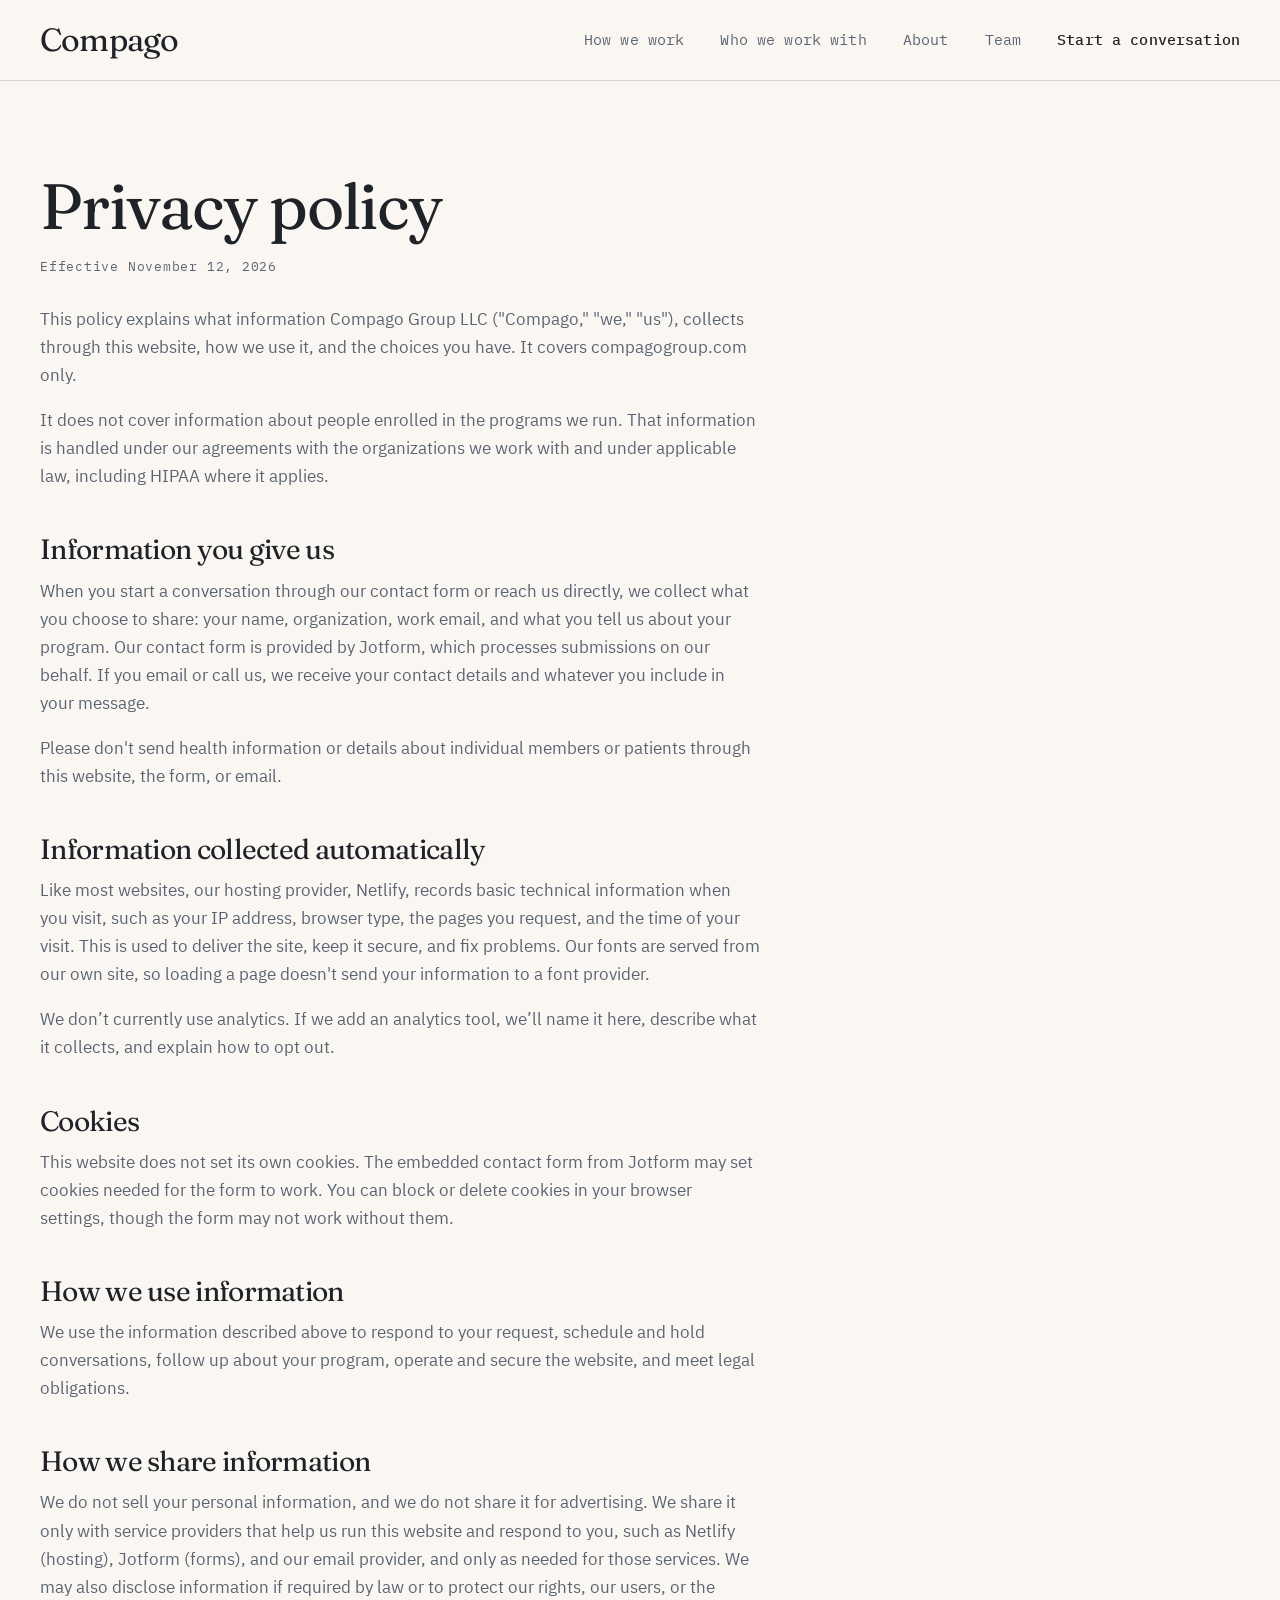
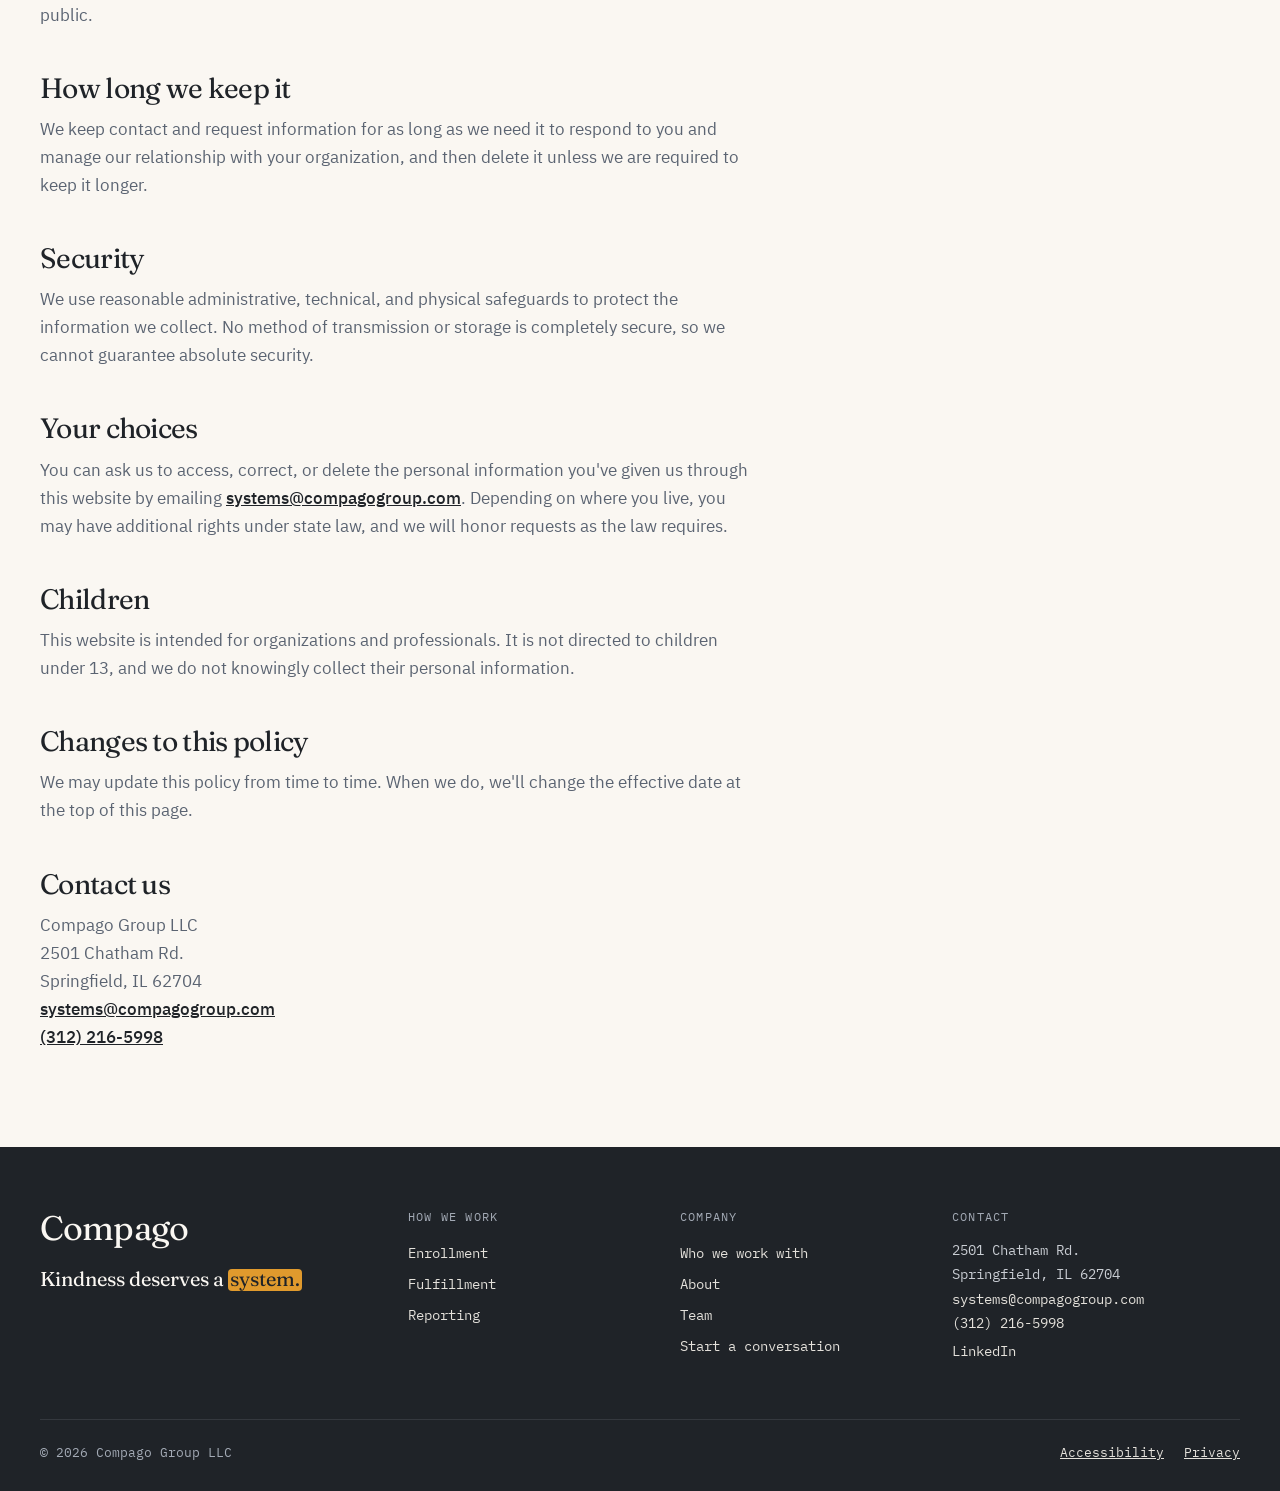
<file: privacy.html>
<!DOCTYPE html>
<html lang="en">
<head>
<meta charset="UTF-8">
<meta name="viewport" content="width=device-width, initial-scale=1.0">
<title>Privacy policy | Compago</title>
<meta name="description" content="How Compago collects and uses information through compagogroup.com.">
<link rel="canonical" href="https://compagogroup.com/privacy">
<meta property="og:type" content="website">
<meta property="og:site_name" content="Compago">
<meta property="og:title" content="Privacy policy | Compago">
<meta property="og:description" content="How Compago collects and uses information through compagogroup.com.">
<meta property="og:url" content="https://compagogroup.com/privacy">
<meta property="og:image" content="https://compagogroup.com/assets/img/share.png">
<meta property="og:image:width" content="1200">
<meta property="og:image:height" content="630">
<meta name="twitter:card" content="summary_large_image">
<meta name="robots" content="noindex">
<link rel="icon" href="assets/favicon.svg" type="image/svg+xml">
<link rel="icon" href="assets/favicon-32.png" sizes="32x32" type="image/png">
<link rel="apple-touch-icon" href="assets/apple-touch-icon.png">
<link rel="preload" href="assets/fonts/fraunces-latin-wght-normal.woff2" as="font" type="font/woff2" crossorigin>
<link rel="preload" href="assets/fonts/ibm-plex-sans-latin-400-normal.woff2" as="font" type="font/woff2" crossorigin>
<link rel="stylesheet" href="assets/styles.css">
<script>document.documentElement.className+=" js";</script>
</head>
<body>
<a class="skip-link" href="#main">Skip to content</a>

<header class="site-header">
  <div class="wrap">
    <a href="index.html" class="logo" aria-label="Compago, home">Compago</a>
    <button class="menu-btn" aria-expanded="false" aria-controls="site-nav"><span class="sr-only">Menu</span><svg viewBox="0 0 24 24" fill="none" stroke="currentColor" stroke-width="1.6" aria-hidden="true"><path d="M3 7h18M3 12h18M3 17h18"/></svg></button>
    <nav id="site-nav" class="nav" aria-label="Primary">
      <a href="how-we-work.html">How we work</a>
      <a href="who-we-work-with.html">Who we work with</a>
      <a href="about.html">About</a>
      <a href="team.html">Team</a>
      <a class="nav-cta" href="contact.html">Start a conversation</a>
    </nav>
  </div>
</header>

<main id="main">
<div class="wrap">
  <header class="article-head">
<h1>Privacy policy</h1>
    <time datetime="2026-11-12">Effective November 12, 2026</time>
  </header>

  <article class="article-body legal">

    <p>This policy explains what information Compago Group LLC ("Compago," "we," "us"), collects through this website, how we use it, and the choices you have. It covers compagogroup.com only.</p>
    <p>It does not cover information about people enrolled in the programs we run. That information is handled under our agreements with the organizations we work with and under applicable law, including HIPAA where it applies.</p>

    <h2>Information you give us</h2>
    <p>When you start a conversation through our contact form or reach us directly, we collect what you choose to share: your name, organization, work email, and what you tell us about your program. Our contact form is provided by Jotform, which processes submissions on our behalf. If you email or call us, we receive your contact details and whatever you include in your message.</p>
    <p>Please don't send health information or details about individual members or patients through this website, the form, or email.</p>

    <h2>Information collected automatically</h2>
    <p>Like most websites, our hosting provider, Netlify, records basic technical information when you visit, such as your IP address, browser type, the pages you request, and the time of your visit. This is used to deliver the site, keep it secure, and fix problems. Our fonts are served from our own site, so loading a page doesn't send your information to a font provider.</p>
    <p>We don&rsquo;t currently use analytics. If we add an analytics tool, we&rsquo;ll name it here, describe what it collects, and explain how to opt out.</p>

    <h2>Cookies</h2>
    <p>This website does not set its own cookies. The embedded contact form from Jotform may set cookies needed for the form to work. You can block or delete cookies in your browser settings, though the form may not work without them.</p>

    <h2>How we use information</h2>
    <p>We use the information described above to respond to your request, schedule and hold conversations, follow up about your program, operate and secure the website, and meet legal obligations.</p>

    <h2>How we share information</h2>
    <p>We do not sell your personal information, and we do not share it for advertising. We share it only with service providers that help us run this website and respond to you, such as Netlify (hosting), Jotform (forms), and our email provider, and only as needed for those services. We may also disclose information if required by law or to protect our rights, our users, or the public.</p>

    <h2>How long we keep it</h2>
    <p>We keep contact and request information for as long as we need it to respond to you and manage our relationship with your organization, and then delete it unless we are required to keep it longer.</p>

    <h2>Security</h2>
    <p>We use reasonable administrative, technical, and physical safeguards to protect the information we collect. No method of transmission or storage is completely secure, so we cannot guarantee absolute security.</p>

    <h2>Your choices</h2>
    <p>You can ask us to access, correct, or delete the personal information you've given us through this website by emailing <a href="mailto:systems@compagogroup.com">systems@compagogroup.com</a>. Depending on where you live, you may have additional rights under state law, and we will honor requests as the law requires.</p>

    <h2>Children</h2>
    <p>This website is intended for organizations and professionals. It is not directed to children under 13, and we do not knowingly collect their personal information.</p>

    <h2>Changes to this policy</h2>
    <p>We may update this policy from time to time. When we do, we'll change the effective date at the top of this page.</p>

    <h2>Contact us</h2>
    <p>Compago Group LLC<br>2501 Chatham Rd.<br>Springfield, IL 62704<br><a href="mailto:systems@compagogroup.com">systems@compagogroup.com</a><br><a href="tel:+13122165998">(312) 216-5998</a></p>
  </article>
</div>
</main>

<footer class="site-footer">
  <div class="wrap">
    <div class="foot-grid">
      <div>
        <a href="index.html" class="logo" aria-label="Compago, home">Compago</a>
        <p class="tag">Kindness deserves <span class="nw">a <span class="hl">system.</span></span></p>
      </div>
      <nav class="foot-col" aria-label="How we work">
        <h2>How we work</h2>
        <a href="how-we-work.html#enrollment">Enrollment</a>
        <a href="how-we-work.html#fulfillment">Fulfillment</a>
        <a href="how-we-work.html#reporting">Reporting</a>
      </nav>
      <nav class="foot-col" aria-label="Company">
        <h2>Company</h2>
        <a href="who-we-work-with.html">Who we work with</a>
        <a href="about.html">About</a>
        <a href="team.html">Team</a>
        <a href="contact.html">Start a conversation</a>
      </nav>
      <div class="foot-col">
        <h2>Contact</h2>
        <address>2501 Chatham Rd.<br>Springfield, IL 62704<br><a href="mailto:systems@compagogroup.com">systems@compagogroup.com</a><br><a href="tel:+13122165998">(312) 216-5998</a></address>
        <a href="https://www.linkedin.com/company/compago-group/" rel="noopener" target="_blank">LinkedIn<span class="sr-only"> (opens in a new tab)</span></a>
      </div>
    </div>
    <div class="foot-bottom">
      <span>&copy; 2026 Compago Group LLC</span>
      <span><a href="accessibility.html">Accessibility</a><a href="privacy.html">Privacy</a></span>
    </div>
  </div>
</footer>

<script src="assets/main.js"></script>
</body>
</html>
</file>
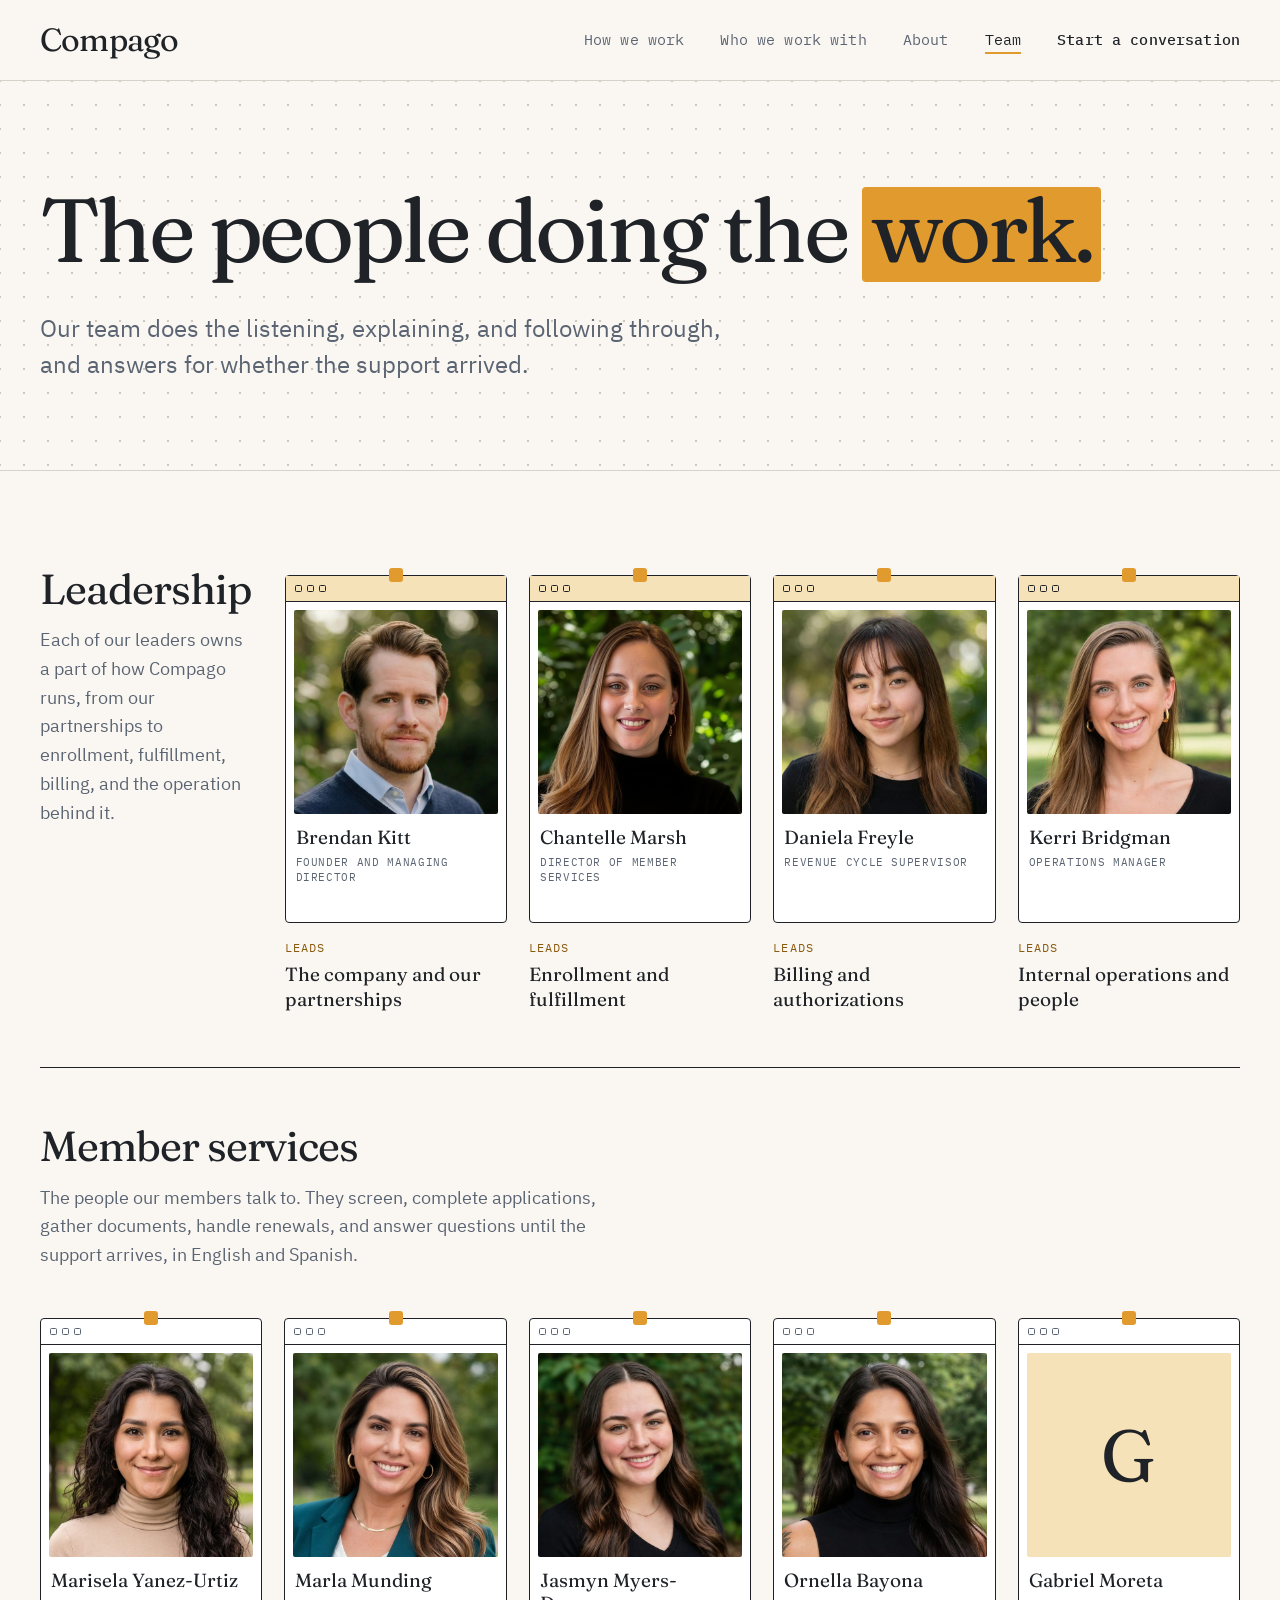
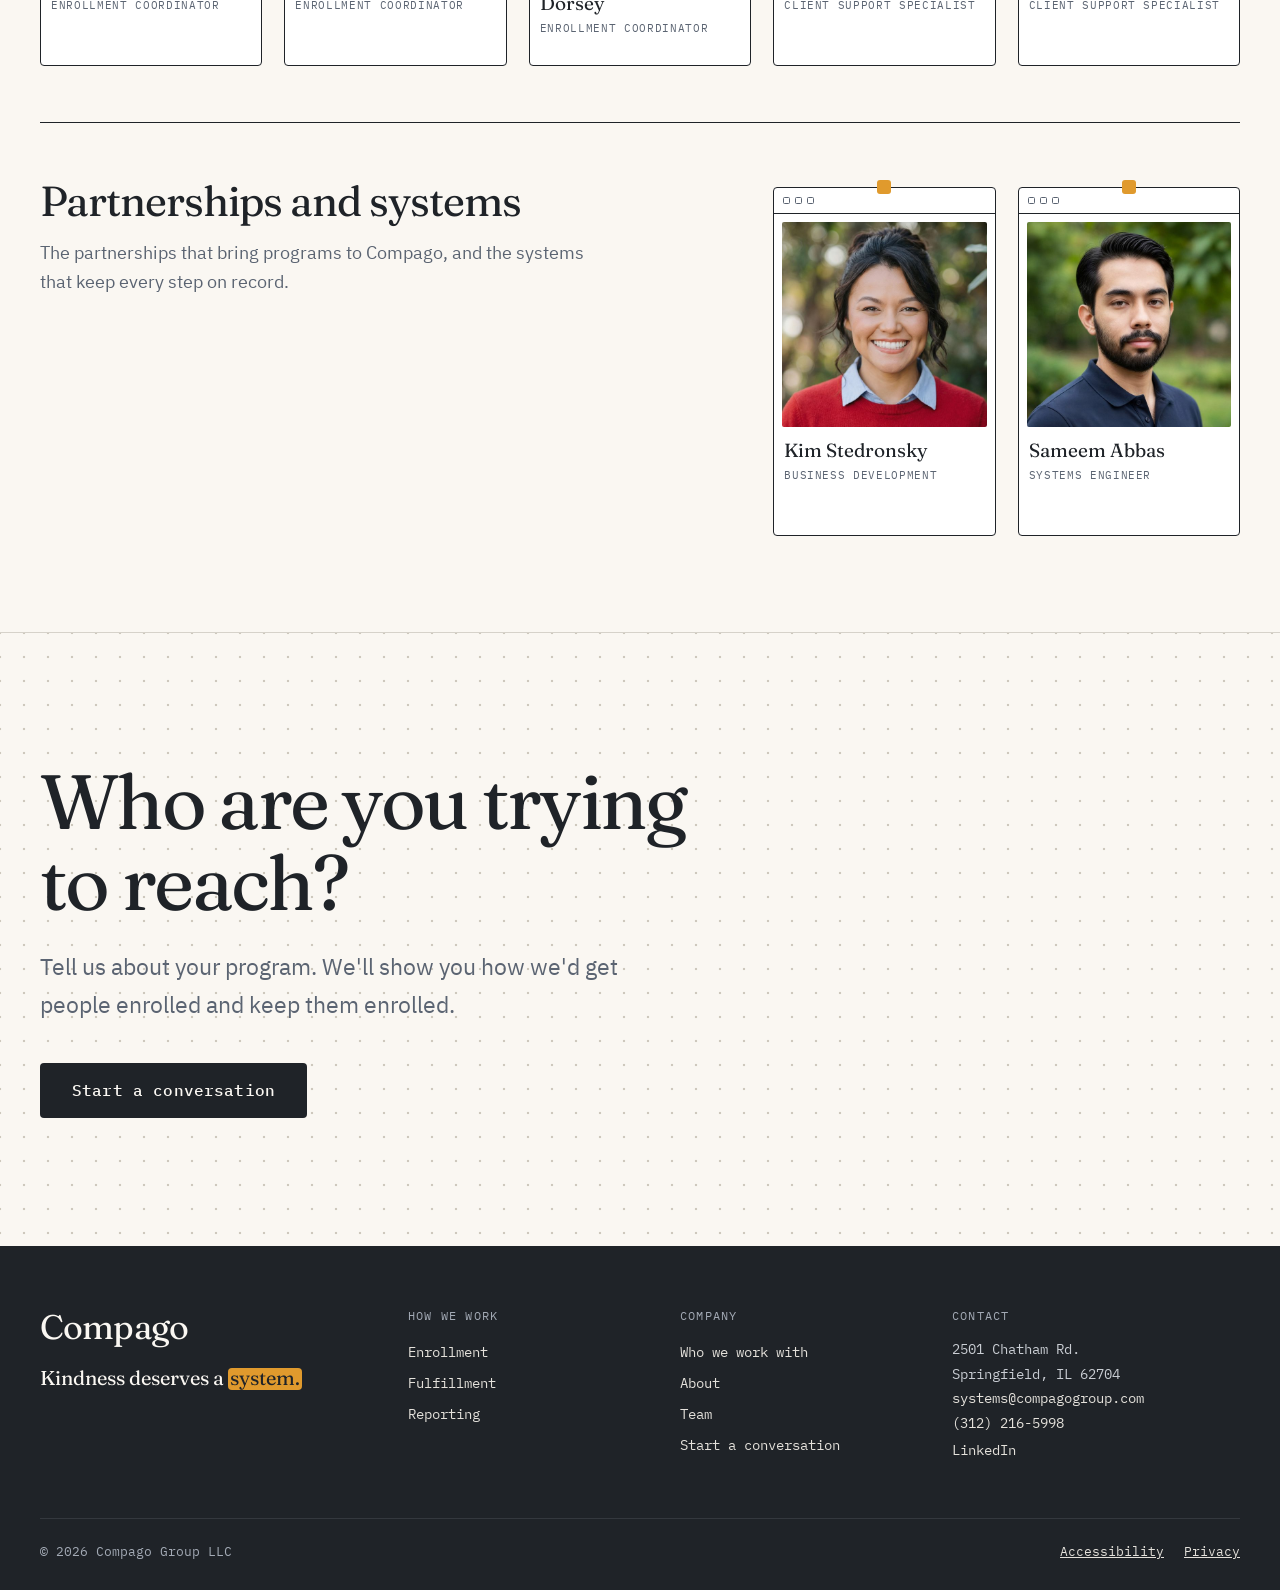
<file: team.html>
<!DOCTYPE html>
<html lang="en">
<head>
<meta charset="UTF-8">
<meta name="viewport" content="width=device-width, initial-scale=1.0">
<title>Team | Compago</title>
<meta name="description" content="The people behind Compago: our founder, our leadership, member services, and partnerships and systems.">
<link rel="canonical" href="https://compagogroup.com/team">
<meta property="og:type" content="website">
<meta property="og:site_name" content="Compago">
<meta property="og:title" content="Team | Compago">
<meta property="og:description" content="The people behind Compago: our founder, our leadership, member services, and partnerships and systems.">
<meta property="og:url" content="https://compagogroup.com/team">
<meta property="og:image" content="https://compagogroup.com/assets/img/share.png">
<meta property="og:image:width" content="1200">
<meta property="og:image:height" content="630">
<meta name="twitter:card" content="summary_large_image">
<meta name="robots" content="noindex">
<link rel="icon" href="assets/favicon.svg" type="image/svg+xml">
<link rel="icon" href="assets/favicon-32.png" sizes="32x32" type="image/png">
<link rel="apple-touch-icon" href="assets/apple-touch-icon.png">
<link rel="preload" href="assets/fonts/fraunces-latin-wght-normal.woff2" as="font" type="font/woff2" crossorigin>
<link rel="preload" href="assets/fonts/ibm-plex-sans-latin-400-normal.woff2" as="font" type="font/woff2" crossorigin>
<link rel="stylesheet" href="assets/styles.css">
<script>document.documentElement.className+=" js";</script>
</head>
<body>
<a class="skip-link" href="#main">Skip to content</a>

<header class="site-header">
  <div class="wrap">
    <a href="index.html" class="logo" aria-label="Compago, home">Compago</a>
    <button class="menu-btn" aria-expanded="false" aria-controls="site-nav"><span class="sr-only">Menu</span><svg viewBox="0 0 24 24" fill="none" stroke="currentColor" stroke-width="1.6" aria-hidden="true"><path d="M3 7h18M3 12h18M3 17h18"/></svg></button>
    <nav id="site-nav" class="nav" aria-label="Primary">
      <a href="how-we-work.html">How we work</a>
      <a href="who-we-work-with.html">Who we work with</a>
      <a href="about.html">About</a>
      <a href="team.html" aria-current="page">Team</a>
      <a class="nav-cta" href="contact.html">Start a conversation</a>
    </nav>
  </div>
</header>

<main id="main">

<section class="page-head grid-bg">
  <div class="wrap">
<h1>The people doing <span class="nw">the <span class="hl">work.</span></span></h1>
    <p class="lede">Our team does the listening, explaining, and following through, and answers for whether the support arrived.</p>
  </div>
</section>

<section class="sec">
  <div class="wrap">

    <div class="division reveal" aria-labelledby="d-lead">
      <div class="div-grid side-4">
        <div class="div-head"><h2 id="d-lead">Leadership</h2>
          <p>Each of our leaders owns a part of how Compago runs, from our partnerships to enrollment, fulfillment, billing, and the operation behind it.</p></div>
        <ul class="team">
        <li class="person lead"><div class="screen"><span class="node" aria-hidden="true"></span>
          <div class="bar" aria-hidden="true"><i></i><i></i><i></i></div>
          <div class="shot"><img src="assets/img/team/brendan-kitt.jpg" alt="Brendan Kitt" width="600" height="600"></div>
          <div class="cap"><strong>Brendan Kitt</strong><span class="role">Founder and Managing Director</span></div></div>
          <p class="leads"><span>Leads</span>The company and our partnerships</p></li>
        <li class="person lead"><div class="screen"><span class="node" aria-hidden="true"></span>
          <div class="bar" aria-hidden="true"><i></i><i></i><i></i></div>
          <div class="shot"><img src="assets/img/team/chantelle-marsh.jpg" alt="Chantelle Marsh" width="600" height="600"></div>
          <div class="cap"><strong>Chantelle Marsh</strong><span class="role">Director of Member Services</span></div></div>
          <p class="leads"><span>Leads</span>Enrollment and fulfillment</p></li>
        <li class="person lead"><div class="screen"><span class="node" aria-hidden="true"></span>
          <div class="bar" aria-hidden="true"><i></i><i></i><i></i></div>
          <div class="shot"><img src="assets/img/team/daniela-freyle.jpg" alt="Daniela Freyle" width="600" height="600"></div>
          <div class="cap"><strong>Daniela Freyle</strong><span class="role">Revenue Cycle Supervisor</span></div></div>
          <p class="leads"><span>Leads</span>Billing and authorizations</p></li>
        <li class="person lead"><div class="screen"><span class="node" aria-hidden="true"></span>
          <div class="bar" aria-hidden="true"><i></i><i></i><i></i></div>
          <div class="shot"><img src="assets/img/team/kerri-bridgman.jpg" alt="Kerri Bridgman" width="600" height="600"></div>
          <div class="cap"><strong>Kerri Bridgman</strong><span class="role">Operations Manager</span></div></div>
          <p class="leads"><span>Leads</span>Internal operations and people</p></li>
        </ul>
      </div>
    </div>

    <div class="division reveal" aria-labelledby="d-ms">
      <div class="div-grid">
        <div class="div-head"><h2 id="d-ms">Member services</h2>
          <p>The people our members talk to. They screen, complete applications, gather documents, handle renewals, and answer questions until the support arrives, in English and Spanish.</p></div>
        <ul class="team">
        <li class="person"><div class="screen"><span class="node" aria-hidden="true"></span>
          <div class="bar" aria-hidden="true"><i></i><i></i><i></i></div>
          <div class="shot"><img src="assets/img/team/marisela-yanez-urtiz.jpg" alt="Marisela Yanez-Urtiz" width="600" height="600"></div>
          <div class="cap"><strong>Marisela Yanez-Urtiz</strong><span class="role">Enrollment Coordinator</span></div></div></li>
        <li class="person"><div class="screen"><span class="node" aria-hidden="true"></span>
          <div class="bar" aria-hidden="true"><i></i><i></i><i></i></div>
          <div class="shot"><img src="assets/img/team/marla-munding.jpg" alt="Marla Munding" width="600" height="600"></div>
          <div class="cap"><strong>Marla Munding</strong><span class="role">Enrollment Coordinator</span></div></div></li>
        <li class="person"><div class="screen"><span class="node" aria-hidden="true"></span>
          <div class="bar" aria-hidden="true"><i></i><i></i><i></i></div>
          <div class="shot"><img src="assets/img/team/jasmyn-myers-dorsey.jpg" alt="Jasmyn Myers-Dorsey" width="600" height="600"></div>
          <div class="cap"><strong>Jasmyn Myers-Dorsey</strong><span class="role">Enrollment Coordinator</span></div></div></li>
        <li class="person"><div class="screen"><span class="node" aria-hidden="true"></span>
          <div class="bar" aria-hidden="true"><i></i><i></i><i></i></div>
          <div class="shot"><img src="assets/img/team/ornella-bayona.jpg" alt="Ornella Bayona" width="600" height="600"></div>
          <div class="cap"><strong>Ornella Bayona</strong><span class="role">Client Support Specialist</span></div></div></li>
        <li class="person"><div class="screen"><span class="node" aria-hidden="true"></span>
          <div class="bar" aria-hidden="true"><i></i><i></i><i></i></div>
          <div class="shot"><span class="ph" aria-hidden="true">G</span></div>
          <div class="cap"><strong>Gabriel Moreta</strong><span class="role">Client Support Specialist</span></div></div></li>
        </ul>
      </div>
    </div>

    <div class="division reveal" aria-labelledby="d-ps">
      <div class="div-grid side-2">
        <div class="div-head"><h2 id="d-ps">Partnerships and systems</h2>
          <p>The partnerships that bring programs to Compago, and the systems that keep every step on record.</p></div>
        <ul class="team">
        <li class="person"><div class="screen"><span class="node" aria-hidden="true"></span>
          <div class="bar" aria-hidden="true"><i></i><i></i><i></i></div>
          <div class="shot"><img src="assets/img/team/kim-stedronsky.jpg" alt="Kim Stedronsky" width="600" height="600"></div>
          <div class="cap"><strong>Kim Stedronsky</strong><span class="role">Business Development</span></div></div></li>
        <li class="person"><div class="screen"><span class="node" aria-hidden="true"></span>
          <div class="bar" aria-hidden="true"><i></i><i></i><i></i></div>
          <div class="shot"><img src="assets/img/team/sameem-abbas.jpg" alt="Sameem Abbas" width="600" height="600"></div>
          <div class="cap"><strong>Sameem Abbas</strong><span class="role">Systems Engineer</span></div></div></li>
        </ul>
      </div>
    </div>

  </div>
</section>

</main>

<!-- CLOSE -->
<section class="closing grid-bg" aria-labelledby="close-h">
  <div class="wrap reveal">
<h2 id="close-h">Who are you trying <span class="nw">to reach?</span></h2>
    <p>Tell us about your program. We'll show you how we'd get people enrolled and keep them enrolled.</p>
    <div class="actions"><a class="btn" href="contact.html">Start a conversation</a></div>
  </div>
</section>

<footer class="site-footer">
  <div class="wrap">
    <div class="foot-grid">
      <div>
        <a href="index.html" class="logo" aria-label="Compago, home">Compago</a>
        <p class="tag">Kindness deserves <span class="nw">a <span class="hl">system.</span></span></p>
      </div>
      <nav class="foot-col" aria-label="How we work">
        <h2>How we work</h2>
        <a href="how-we-work.html#enrollment">Enrollment</a>
        <a href="how-we-work.html#fulfillment">Fulfillment</a>
        <a href="how-we-work.html#reporting">Reporting</a>
      </nav>
      <nav class="foot-col" aria-label="Company">
        <h2>Company</h2>
        <a href="who-we-work-with.html">Who we work with</a>
        <a href="about.html">About</a>
        <a href="team.html">Team</a>
        <a href="contact.html">Start a conversation</a>
      </nav>
      <div class="foot-col">
        <h2>Contact</h2>
        <address>2501 Chatham Rd.<br>Springfield, IL 62704<br><a href="mailto:systems@compagogroup.com">systems@compagogroup.com</a><br><a href="tel:+13122165998">(312) 216-5998</a></address>
        <a href="https://www.linkedin.com/company/compago-group/" rel="noopener" target="_blank">LinkedIn<span class="sr-only"> (opens in a new tab)</span></a>
      </div>
    </div>
    <div class="foot-bottom">
      <span>&copy; 2026 Compago Group LLC</span>
      <span><a href="accessibility.html">Accessibility</a><a href="privacy.html">Privacy</a></span>
    </div>
  </div>
</footer>

<script src="assets/main.js"></script>
</body>
</html>
</file>
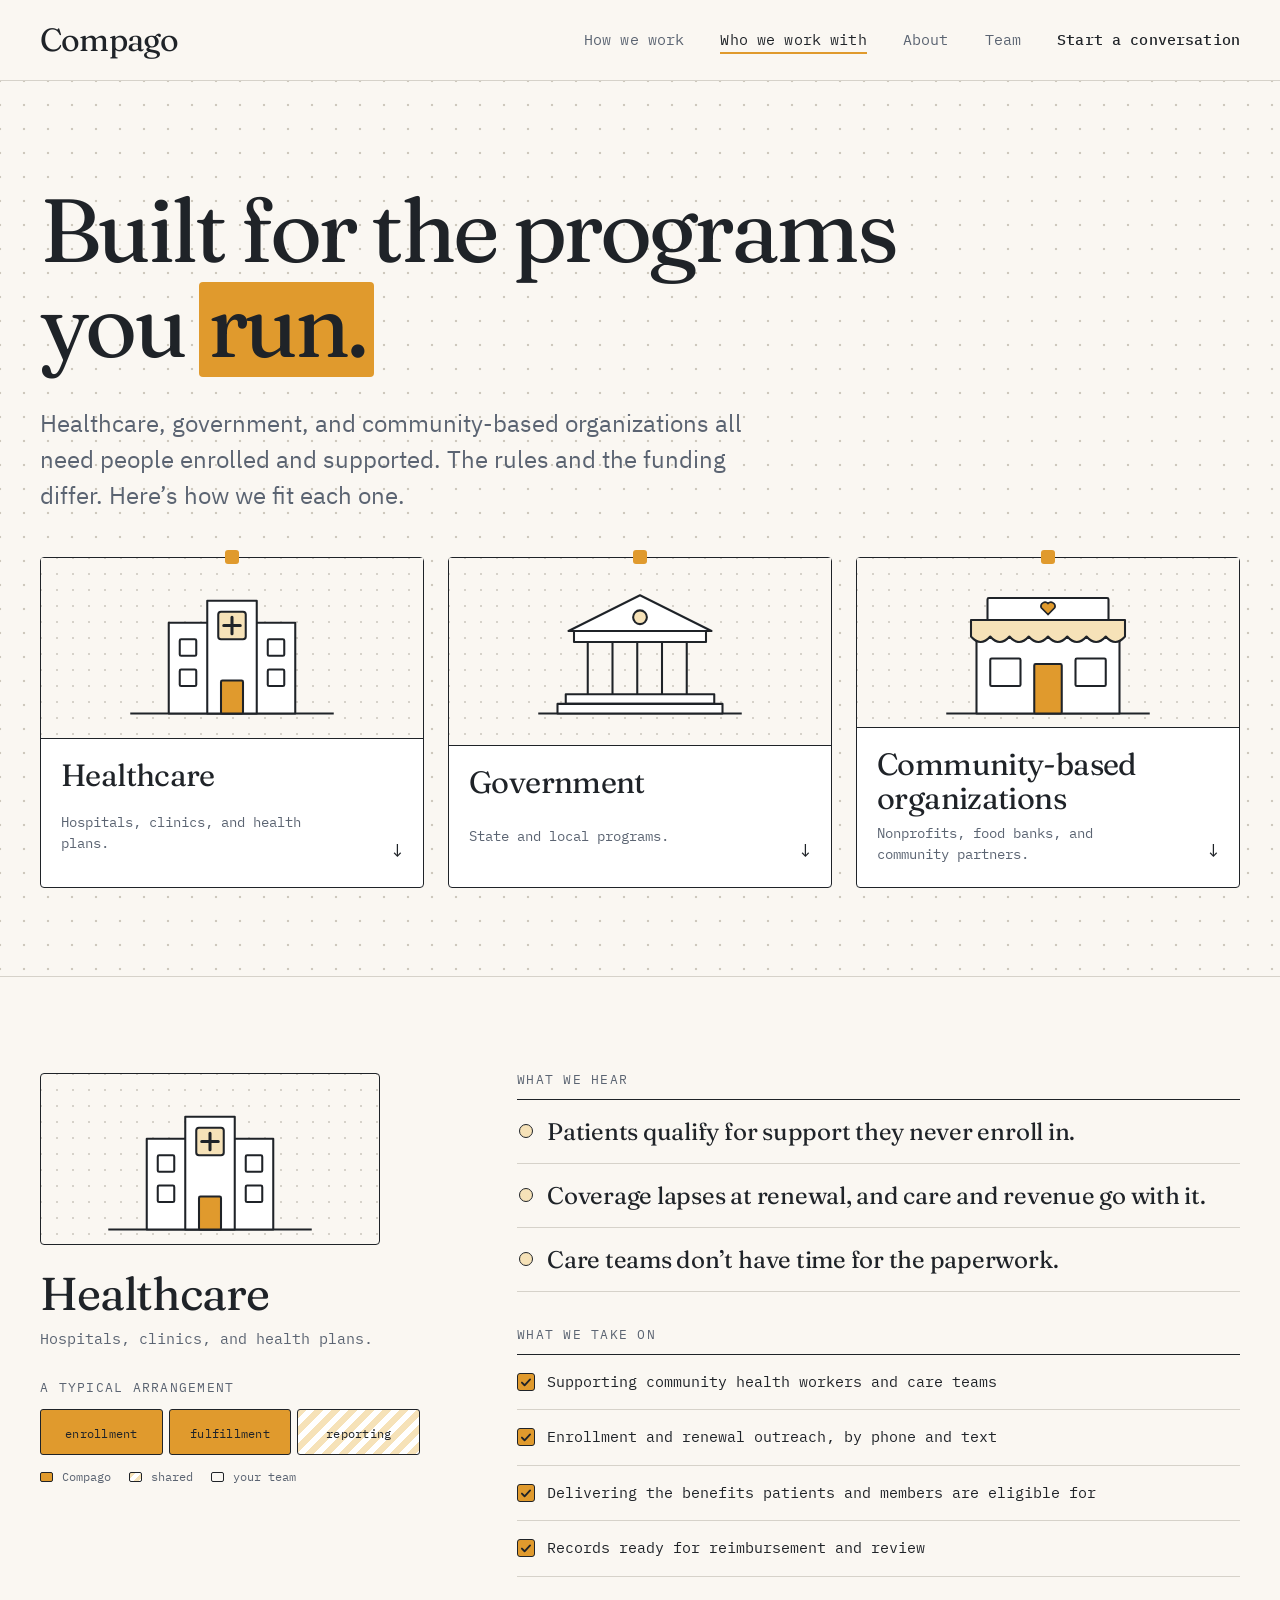
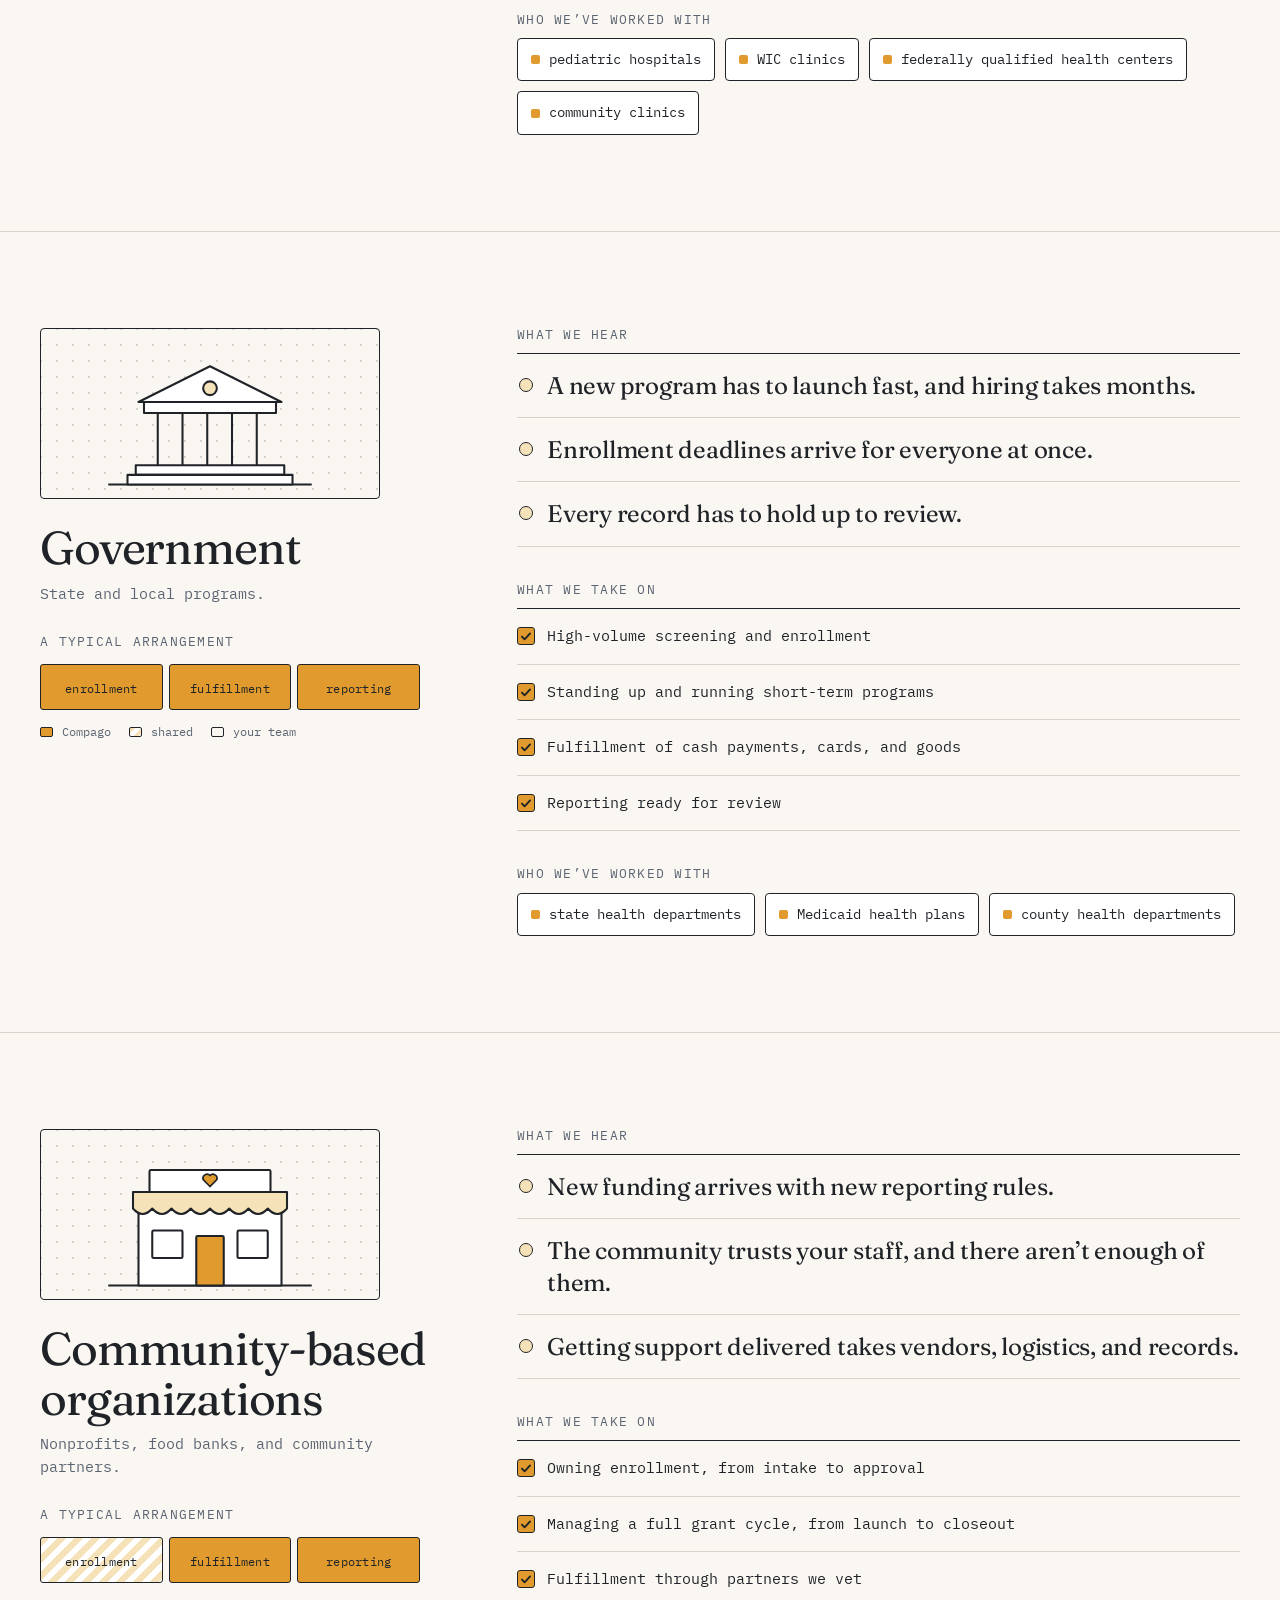
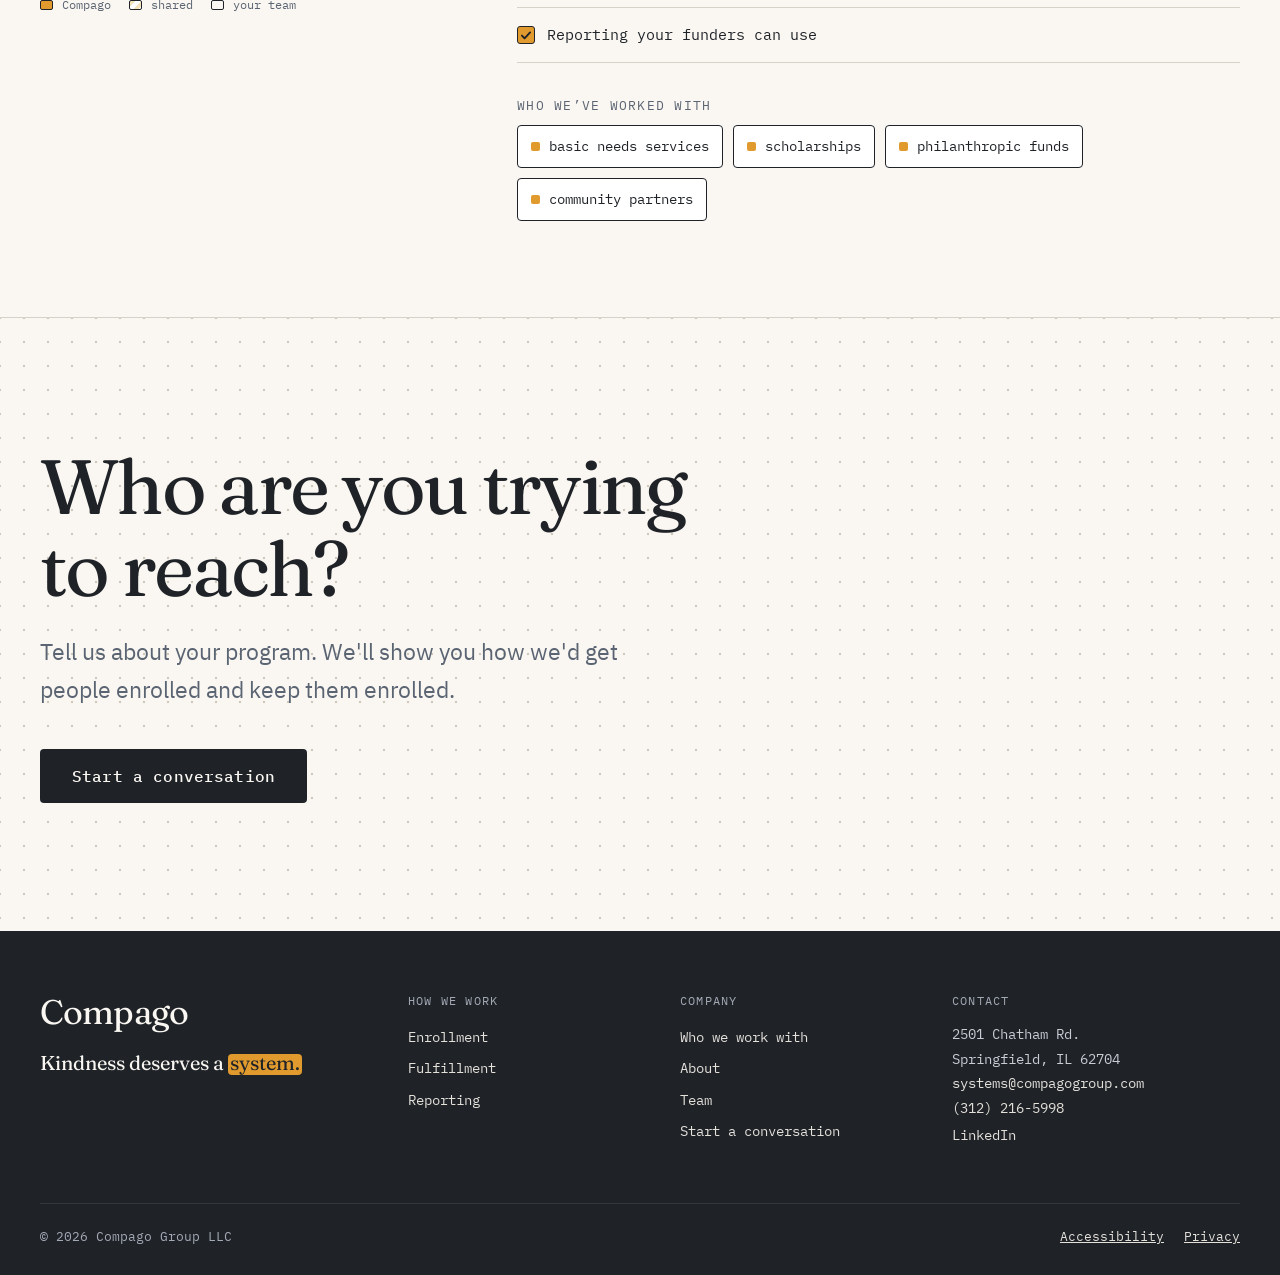
<file: who-we-work-with.html>
<!DOCTYPE html>
<html lang="en">
<head>
<meta charset="UTF-8">
<meta name="viewport" content="width=device-width, initial-scale=1.0">
<title>Who we work with | Compago</title>
<meta name="description" content="How Compago fits healthcare, government, and community-based organizations: the pressures we hear, the work we take on, and the kinds of partners we have worked with.">
<link rel="canonical" href="https://compagogroup.com/who-we-work-with">
<meta property="og:type" content="website">
<meta property="og:site_name" content="Compago">
<meta property="og:title" content="Who we work with | Compago">
<meta property="og:description" content="How Compago fits healthcare, government, and community-based organizations: the pressures we hear, the work we take on, and the kinds of partners we have worked with.">
<meta property="og:url" content="https://compagogroup.com/who-we-work-with">
<meta property="og:image" content="https://compagogroup.com/assets/img/share.png">
<meta property="og:image:width" content="1200">
<meta property="og:image:height" content="630">
<meta name="twitter:card" content="summary_large_image">
<meta name="robots" content="noindex">
<link rel="icon" href="assets/favicon.svg" type="image/svg+xml">
<link rel="icon" href="assets/favicon-32.png" sizes="32x32" type="image/png">
<link rel="apple-touch-icon" href="assets/apple-touch-icon.png">
<link rel="preload" href="assets/fonts/fraunces-latin-wght-normal.woff2" as="font" type="font/woff2" crossorigin>
<link rel="preload" href="assets/fonts/ibm-plex-sans-latin-400-normal.woff2" as="font" type="font/woff2" crossorigin>
<link rel="stylesheet" href="assets/styles.css">
<script>document.documentElement.className+=" js";</script>
</head>
<body>
<a class="skip-link" href="#main">Skip to content</a>

<header class="site-header">
  <div class="wrap">
    <a href="index.html" class="logo" aria-label="Compago, home">Compago</a>
    <button class="menu-btn" aria-expanded="false" aria-controls="site-nav"><span class="sr-only">Menu</span><svg viewBox="0 0 24 24" fill="none" stroke="currentColor" stroke-width="1.6" aria-hidden="true"><path d="M3 7h18M3 12h18M3 17h18"/></svg></button>
    <nav id="site-nav" class="nav" aria-label="Primary">
      <a href="how-we-work.html">How we work</a>
      <a href="who-we-work-with.html" aria-current="page">Who we work with</a>
      <a href="about.html">About</a>
      <a href="team.html">Team</a>
      <a class="nav-cta" href="contact.html">Start a conversation</a>
    </nav>
  </div>
</header>

<main id="main">

<section class="page-head grid-bg">
  <div class="wrap">
    <h1>Built for the programs <span class="nw">you <span class="hl">run.</span></span></h1>
    <p class="lede">Healthcare, government, and community-based organizations all need people enrolled and supported. The rules and the funding differ. Here&rsquo;s how we fit each one.</p>
    <ul class="scards jumpcards">
      <li><a class="scard" href="#healthcare">
          <span class="art"><svg viewBox="0 0 160 110" aria-hidden="true"><line class="g" x1="6" y1="100" x2="154" y2="100"/>
              <rect class="b" x="34" y="34" width="92" height="66"/><rect class="b" x="62" y="18" width="36" height="82"/>
              <rect class="w" x="70" y="26" width="20" height="20" rx="2"/><path class="x" d="M80 30 V42 M74 36 H86"/>
              <rect class="b" x="42" y="46" width="12" height="12" rx="1"/><rect class="b" x="42" y="68" width="12" height="12" rx="1"/>
              <rect class="b" x="106" y="46" width="12" height="12" rx="1"/><rect class="b" x="106" y="68" width="12" height="12" rx="1"/>
              <rect class="d" x="72" y="76" width="16" height="24" rx="1"/></svg></span>
          <span class="sname">Healthcare</span>
          <span class="sline">Hospitals, clinics, and health plans.</span>
          <span class="sgo" aria-hidden="true">&darr;</span>
        </a></li>
      <li><a class="scard" href="#government">
          <span class="art"><svg viewBox="0 0 160 110" aria-hidden="true"><line class="g" x1="6" y1="100" x2="154" y2="100"/>
              <path class="b" d="M28 40 L80 14 L132 40 Z"/><rect class="b" x="32" y="40" width="96" height="8"/>
              <path class="b" d="M42 48 V86 M60 48 V86 M78 48 V86 M96 48 V86 M114 48 V86" style="fill:none"/>
              <rect class="b" x="26" y="86" width="108" height="7"/><rect class="b" x="20" y="93" width="120" height="7"/>
              <circle class="w" cx="80" cy="30" r="5"/></svg></span>
          <span class="sname">Government</span>
          <span class="sline">State and local programs.</span>
          <span class="sgo" aria-hidden="true">&darr;</span>
        </a></li>
      <li><a class="scard" href="#community">
          <span class="art"><svg viewBox="0 0 160 110" aria-hidden="true"><line class="g" x1="6" y1="100" x2="154" y2="100"/>
              <rect class="b" x="28" y="44" width="104" height="56"/>
              <path class="w" d="M24 32 H136 V44 Q129 52 122 44 Q115 52 108 44 Q101 52 94 44 Q87 52 80 44 Q73 52 66 44 Q59 52 52 44 Q45 52 38 44 Q31 52 24 44 Z"/>
              <rect class="b" x="36" y="16" width="88" height="16" rx="1"/><path class="h" d="M80 28 l-5 -5 a3 3 0 0 1 5 -3 a3 3 0 0 1 5 3 z"/>
              <rect class="d" x="70" y="64" width="20" height="36" rx="1"/><rect class="b" x="38" y="60" width="22" height="20" rx="1"/><rect class="b" x="100" y="60" width="22" height="20" rx="1"/></svg></span>
          <span class="sname">Community-based organizations</span>
          <span class="sline">Nonprofits, food banks, and community partners.</span>
          <span class="sgo" aria-hidden="true">&darr;</span>
        </a></li>
    </ul>
  </div>
</section>

<section class="sec sector-sec" id="healthcare">
  <div class="wrap sect">
    <div class="sect-id reveal">
      <span class="sect-art"><svg viewBox="0 0 160 110" aria-hidden="true"><line class="g" x1="6" y1="100" x2="154" y2="100"/>
              <rect class="b" x="34" y="34" width="92" height="66"/><rect class="b" x="62" y="18" width="36" height="82"/>
              <rect class="w" x="70" y="26" width="20" height="20" rx="2"/><path class="x" d="M80 30 V42 M74 36 H86"/>
              <rect class="b" x="42" y="46" width="12" height="12" rx="1"/><rect class="b" x="42" y="68" width="12" height="12" rx="1"/>
              <rect class="b" x="106" y="46" width="12" height="12" rx="1"/><rect class="b" x="106" y="68" width="12" height="12" rx="1"/>
              <rect class="d" x="72" y="76" width="16" height="24" rx="1"/></svg></span>
      <h2>Healthcare</h2>
      <p class="sect-who">Hospitals, clinics, and health plans.</p>
      <div class="sect-arr"><span class="sect-k">A typical arrangement</span><span class="segs"><span class="seg c"><b>enrollment</b><i class="sr-only"> (Compago)</i></span><span class="seg c"><b>fulfillment</b><i class="sr-only"> (Compago)</i></span><span class="seg s"><b>reporting</b><i class="sr-only"> (shared)</i></span></span><span class="seglegend mini" aria-hidden="true"><span class="c"><i></i>Compago</span><span class="s"><i></i>shared</span><span class="y"><i></i>your team</span></span></div>
    </div>
    <div class="sect-body reveal" data-d="1">
      <div class="sect-block">
        <h3 class="sect-k">What we hear</h3>
        <ul class="hear">
            <li>Patients qualify for support they never enroll in.</li>
            <li>Coverage lapses at renewal, and care and revenue go with it.</li>
            <li>Care teams don&rsquo;t have time for the paperwork.</li>
        </ul>
      </div>
      <div class="sect-block">
        <h3 class="sect-k">What we take on</h3>
        <ul class="when">
            <li><svg viewBox="0 0 12 12" aria-hidden="true"><path d="M2.5 6.5l2.3 2.3 4.7-5"/></svg><span>Supporting community health workers and care teams</span></li>
            <li><svg viewBox="0 0 12 12" aria-hidden="true"><path d="M2.5 6.5l2.3 2.3 4.7-5"/></svg><span>Enrollment and renewal outreach, by phone and text</span></li>
            <li><svg viewBox="0 0 12 12" aria-hidden="true"><path d="M2.5 6.5l2.3 2.3 4.7-5"/></svg><span>Delivering the benefits patients and members are eligible for</span></li>
            <li><svg viewBox="0 0 12 12" aria-hidden="true"><path d="M2.5 6.5l2.3 2.3 4.7-5"/></svg><span>Records ready for reimbursement and review</span></li>
        </ul>
      </div>
      <div class="sect-block">
        <h3 class="sect-k">Who we&rsquo;ve worked with</h3>
        <ul class="proof"><li>pediatric hospitals</li><li>WIC clinics</li><li>federally qualified health centers</li><li>community clinics</li></ul>
      </div>
    </div>
  </div>
</section>

<section class="sec sector-sec" id="government">
  <div class="wrap sect">
    <div class="sect-id reveal">
      <span class="sect-art"><svg viewBox="0 0 160 110" aria-hidden="true"><line class="g" x1="6" y1="100" x2="154" y2="100"/>
              <path class="b" d="M28 40 L80 14 L132 40 Z"/><rect class="b" x="32" y="40" width="96" height="8"/>
              <path class="b" d="M42 48 V86 M60 48 V86 M78 48 V86 M96 48 V86 M114 48 V86" style="fill:none"/>
              <rect class="b" x="26" y="86" width="108" height="7"/><rect class="b" x="20" y="93" width="120" height="7"/>
              <circle class="w" cx="80" cy="30" r="5"/></svg></span>
      <h2>Government</h2>
      <p class="sect-who">State and local programs.</p>
      <div class="sect-arr"><span class="sect-k">A typical arrangement</span><span class="segs"><span class="seg c"><b>enrollment</b><i class="sr-only"> (Compago)</i></span><span class="seg c"><b>fulfillment</b><i class="sr-only"> (Compago)</i></span><span class="seg c"><b>reporting</b><i class="sr-only"> (Compago)</i></span></span><span class="seglegend mini" aria-hidden="true"><span class="c"><i></i>Compago</span><span class="s"><i></i>shared</span><span class="y"><i></i>your team</span></span></div>
    </div>
    <div class="sect-body reveal" data-d="1">
      <div class="sect-block">
        <h3 class="sect-k">What we hear</h3>
        <ul class="hear">
            <li>A new program has to launch fast, and hiring takes months.</li>
            <li>Enrollment deadlines arrive for everyone at once.</li>
            <li>Every record has to hold up to review.</li>
        </ul>
      </div>
      <div class="sect-block">
        <h3 class="sect-k">What we take on</h3>
        <ul class="when">
            <li><svg viewBox="0 0 12 12" aria-hidden="true"><path d="M2.5 6.5l2.3 2.3 4.7-5"/></svg><span>High-volume screening and enrollment</span></li>
            <li><svg viewBox="0 0 12 12" aria-hidden="true"><path d="M2.5 6.5l2.3 2.3 4.7-5"/></svg><span>Standing up and running short-term programs</span></li>
            <li><svg viewBox="0 0 12 12" aria-hidden="true"><path d="M2.5 6.5l2.3 2.3 4.7-5"/></svg><span>Fulfillment of cash payments, cards, and goods</span></li>
            <li><svg viewBox="0 0 12 12" aria-hidden="true"><path d="M2.5 6.5l2.3 2.3 4.7-5"/></svg><span>Reporting ready for review</span></li>
        </ul>
      </div>
      <div class="sect-block">
        <h3 class="sect-k">Who we&rsquo;ve worked with</h3>
        <ul class="proof"><li>state health departments</li><li>Medicaid health plans</li><li>county health departments</li></ul>
      </div>
    </div>
  </div>
</section>

<section class="sec sector-sec" id="community">
  <div class="wrap sect">
    <div class="sect-id reveal">
      <span class="sect-art"><svg viewBox="0 0 160 110" aria-hidden="true"><line class="g" x1="6" y1="100" x2="154" y2="100"/>
              <rect class="b" x="28" y="44" width="104" height="56"/>
              <path class="w" d="M24 32 H136 V44 Q129 52 122 44 Q115 52 108 44 Q101 52 94 44 Q87 52 80 44 Q73 52 66 44 Q59 52 52 44 Q45 52 38 44 Q31 52 24 44 Z"/>
              <rect class="b" x="36" y="16" width="88" height="16" rx="1"/><path class="h" d="M80 28 l-5 -5 a3 3 0 0 1 5 -3 a3 3 0 0 1 5 3 z"/>
              <rect class="d" x="70" y="64" width="20" height="36" rx="1"/><rect class="b" x="38" y="60" width="22" height="20" rx="1"/><rect class="b" x="100" y="60" width="22" height="20" rx="1"/></svg></span>
      <h2>Community-based organizations</h2>
      <p class="sect-who">Nonprofits, food banks, and community partners.</p>
      <div class="sect-arr"><span class="sect-k">A typical arrangement</span><span class="segs"><span class="seg s"><b>enrollment</b><i class="sr-only"> (shared)</i></span><span class="seg c"><b>fulfillment</b><i class="sr-only"> (Compago)</i></span><span class="seg c"><b>reporting</b><i class="sr-only"> (Compago)</i></span></span><span class="seglegend mini" aria-hidden="true"><span class="c"><i></i>Compago</span><span class="s"><i></i>shared</span><span class="y"><i></i>your team</span></span></div>
    </div>
    <div class="sect-body reveal" data-d="1">
      <div class="sect-block">
        <h3 class="sect-k">What we hear</h3>
        <ul class="hear">
            <li>New funding arrives with new reporting rules.</li>
            <li>The community trusts your staff, and there aren&rsquo;t enough of them.</li>
            <li>Getting support delivered takes vendors, logistics, and records.</li>
        </ul>
      </div>
      <div class="sect-block">
        <h3 class="sect-k">What we take on</h3>
        <ul class="when">
            <li><svg viewBox="0 0 12 12" aria-hidden="true"><path d="M2.5 6.5l2.3 2.3 4.7-5"/></svg><span>Owning enrollment, from intake to approval</span></li>
            <li><svg viewBox="0 0 12 12" aria-hidden="true"><path d="M2.5 6.5l2.3 2.3 4.7-5"/></svg><span>Managing a full grant cycle, from launch to closeout</span></li>
            <li><svg viewBox="0 0 12 12" aria-hidden="true"><path d="M2.5 6.5l2.3 2.3 4.7-5"/></svg><span>Fulfillment through partners we vet</span></li>
            <li><svg viewBox="0 0 12 12" aria-hidden="true"><path d="M2.5 6.5l2.3 2.3 4.7-5"/></svg><span>Reporting your funders can use</span></li>
        </ul>
      </div>
      <div class="sect-block">
        <h3 class="sect-k">Who we&rsquo;ve worked with</h3>
        <ul class="proof"><li>basic needs services</li><li>scholarships</li><li>philanthropic funds</li><li>community partners</li></ul>
      </div>
    </div>
  </div>
</section>


</main>

<!-- CLOSE -->
<section class="closing grid-bg" aria-labelledby="close-h">
  <div class="wrap reveal">
<h2 id="close-h">Who are you trying <span class="nw">to reach?</span></h2>
    <p>Tell us about your program. We'll show you how we'd get people enrolled and keep them enrolled.</p>
    <div class="actions"><a class="btn" href="contact.html">Start a conversation</a></div>
  </div>
</section>

<footer class="site-footer">
  <div class="wrap">
    <div class="foot-grid">
      <div>
        <a href="index.html" class="logo" aria-label="Compago, home">Compago</a>
        <p class="tag">Kindness deserves <span class="nw">a <span class="hl">system.</span></span></p>
      </div>
      <nav class="foot-col" aria-label="How we work">
        <h2>How we work</h2>
        <a href="how-we-work.html#enrollment">Enrollment</a>
        <a href="how-we-work.html#fulfillment">Fulfillment</a>
        <a href="how-we-work.html#reporting">Reporting</a>
      </nav>
      <nav class="foot-col" aria-label="Company">
        <h2>Company</h2>
        <a href="who-we-work-with.html">Who we work with</a>
        <a href="about.html">About</a>
        <a href="team.html">Team</a>
        <a href="contact.html">Start a conversation</a>
      </nav>
      <div class="foot-col">
        <h2>Contact</h2>
        <address>2501 Chatham Rd.<br>Springfield, IL 62704<br><a href="mailto:systems@compagogroup.com">systems@compagogroup.com</a><br><a href="tel:+13122165998">(312) 216-5998</a></address>
        <a href="https://www.linkedin.com/company/compago-group/" rel="noopener" target="_blank">LinkedIn<span class="sr-only"> (opens in a new tab)</span></a>
      </div>
    </div>
    <div class="foot-bottom">
      <span>&copy; 2026 Compago Group LLC</span>
      <span><a href="accessibility.html">Accessibility</a><a href="privacy.html">Privacy</a></span>
    </div>
  </div>
</footer>

<script src="assets/main.js"></script>
</body>
</html>
</file>
<file: assets/styles.css>
/* Compago: shared styles. November 2026 draft, styled to the Compago design system.

   The idea: structure carries the system, color carries the kindness.
   The page is drawn like a schematic: an even dot grid, hairline and graphite rules,
   outlined boxes with mono labels, symmetrical connector lines.
   Marigold is the human signal and the highlighter: the path line, the square nodes,
   the one highlighted word per page, the emphasized column. Butter is the soft
   highlighter: the stats band, the active step, a key word in a section headline.
   There is no green in the system: partner brands own green.

   Contrast (WCAG AA, on paper #FAF7F2):
   graphite 14.8:1 · slate 5.6:1 · marigold-text 5.5:1.
   Marigold itself is 2.2:1: it is a fill, never text on paper. Text on marigold or butter is graphite. */

@font-face{font-family:"Fraunces";src:url("fonts/fraunces-latin-wght-normal.woff2") format("woff2");font-weight:100 900;font-style:normal;font-display:swap}
@font-face{font-family:"IBM Plex Sans";src:url("fonts/ibm-plex-sans-latin-400-normal.woff2") format("woff2");font-weight:400;font-style:normal;font-display:swap}
@font-face{font-family:"IBM Plex Sans";src:url("fonts/ibm-plex-sans-latin-500-normal.woff2") format("woff2");font-weight:500;font-style:normal;font-display:swap}
@font-face{font-family:"IBM Plex Sans";src:url("fonts/ibm-plex-sans-latin-600-normal.woff2") format("woff2");font-weight:600;font-style:normal;font-display:swap}
@font-face{font-family:"IBM Plex Mono";src:url("fonts/ibm-plex-mono-latin-400-normal.woff2") format("woff2");font-weight:400;font-style:normal;font-display:swap}
@font-face{font-family:"IBM Plex Mono";src:url("fonts/ibm-plex-mono-latin-500-normal.woff2") format("woff2");font-weight:500;font-style:normal;font-display:swap}

:root{
  /* design system tokens */
  --paper:#FAF7F2;          /* page background */
  --surface:#FFFFFF;        /* boxes on paper */
  --graphite:#1F2328;       /* text, headlines, outlines, primary buttons */
  --slate:#5B6472;          /* secondary text, mono labels, dashed connectors */
  --rule:#D6D2CA;           /* hairlines, the dot grid */
  --marigold:#E09A2D;       /* the human signal and highlighter: fills only */
  --marigold-line:#B87812;  /* the path drawn as a line */
  --marigold-text:#8A5A0E;  /* rare marigold words */
  --butter:#F6E2B8;         /* the soft highlighter: bands, active steps, key words */
  --on-graphite:#FAF7F2;    /* text on graphite */
  /* dark-ground companions (from the system's dark theme) */
  --graphite-deep:#17191C;
  --marigold-light:#EBAA45;
  --slate-light:#A3AAB5;
  --rule-dark:#34383E;
  /* derived */
  --dot:#CEC8BD;            /* dot grid, a step darker than rule so it reads */
  --butter-edge:#E3C98F;    /* hairlines on butter */

  --serif:"Fraunces",Georgia,"Times New Roman",serif;
  --sans:"IBM Plex Sans",system-ui,-apple-system,"Segoe UI",Arial,sans-serif;
  --mono:"IBM Plex Mono",ui-monospace,"SFMono-Regular",Menlo,Consolas,monospace;

  --space-2:8px; --space-4:16px; --space-6:24px; --space-12:48px; --space-24:96px;
  --radius-sm:4px; --radius-md:8px;

  --wrap:1200px;
  --gutter:16px;
  --sec:clamp(64px,9vw,var(--space-24));
}
@media (min-width:768px){:root{--gutter:40px}}

/* ---------- base ---------- */
*,*::before,*::after{box-sizing:border-box}
html{-webkit-text-size-adjust:100%;scroll-behavior:smooth}
body{margin:0;background:var(--paper);color:var(--graphite);font-family:var(--sans);font-size:17px;line-height:1.65;
  font-weight:400;-webkit-font-smoothing:antialiased;text-rendering:optimizeLegibility;overflow-x:hidden}
img,svg{display:block;max-width:100%}
a{color:inherit}
p{margin:0 0 1em}
p:last-child{margin-bottom:0}
h1,h2,h3,h4{font-family:var(--serif);font-weight:400;line-height:1.08;letter-spacing:-.025em;margin:0;color:var(--graphite)}
h3{font-size:clamp(24px,2.4vw,30px);letter-spacing:-.015em}
ul,ol{margin:0;padding:0}
:focus-visible{outline:2px solid var(--graphite);outline-offset:3px;border-radius:var(--radius-sm)}
.sr-only{position:absolute!important;width:1px;height:1px;padding:0;margin:-1px;overflow:hidden;clip:rect(0,0,0,0);white-space:nowrap;border:0}
.skip-link{position:absolute;left:12px;top:-60px;z-index:100;background:var(--graphite);color:var(--on-graphite);padding:10px 16px;border-radius:var(--radius-sm);text-decoration:none;font-weight:600}
.skip-link:focus{top:12px}

/* ---------- layout ---------- */
.wrap{width:100%;max-width:calc(var(--wrap) + var(--gutter)*2);margin:0 auto;padding:0 var(--gutter);position:relative}
.sec{padding:var(--sec) 0;position:relative;border-top:1px solid var(--rule)}
.sec-top{max-width:820px;margin-bottom:clamp(40px,5vw,64px)}
.sec-top .lede{margin-top:22px}

/* The dot grid: even 24px pitch, drawn behind heroes, page heads and the closing. */
.grid-bg{background-image:radial-gradient(circle,var(--dot) 1.3px,transparent 1.6px);background-size:24px 24px;background-position:12px 12px}

/* ---------- type ---------- */
/* mono label: "02 / How it works" */
.eyebrow{display:inline-flex;align-items:baseline;gap:.6em;font-family:var(--mono);font-size:14px;font-weight:400;
  letter-spacing:.1em;text-transform:uppercase;color:var(--slate);margin-bottom:22px}
.eyebrow .num::after{content:" /";}
.h2{font-size:clamp(34px,4.6vw,56px)}
.lede{font-size:clamp(19px,1.9vw,24px);line-height:1.5;color:var(--slate);max-width:720px}

/* Highlighter marks. .hl: a marigold block behind a word (one per page head).
   .mark: a softer butter highlighter stroke across the lower part of a word. */
.hl{display:inline-block;background:var(--marigold);color:var(--graphite);border-radius:var(--radius-sm);
  line-height:.94;padding:.02em .1em .1em;margin:0 -.02em}
.mark{background:linear-gradient(transparent 52%,var(--butter) 52%,var(--butter) 94%,transparent 94%);padding:0 .06em;margin:0 -.04em;
  -webkit-box-decoration-break:clone;box-decoration-break:clone}

/* ---------- buttons and links ---------- */
.btn{display:inline-flex;align-items:center;gap:10px;background:var(--graphite);color:var(--on-graphite);font-family:var(--mono);
  font-weight:500;font-size:15.5px;letter-spacing:.01em;line-height:1.2;padding:18px 32px;border-radius:var(--radius-sm);text-decoration:none;border:0;cursor:pointer;
  transition:background .2s ease}
.btn:hover{background:#3A4048}
.btn-soft{background:var(--marigold);color:var(--graphite)}
.btn-soft:hover{background:var(--marigold-light)}
.tlink{display:inline-flex;align-items:center;gap:8px;color:var(--graphite);font-family:var(--mono);font-size:15px;font-weight:500;letter-spacing:.01em;text-decoration:none;
  border-bottom:1.5px solid var(--graphite);padding-bottom:3px;transition:color .2s ease,border-color .2s ease}
.tlink:hover{color:var(--marigold-text);border-color:var(--marigold-line)}
.actions{display:flex;flex-wrap:wrap;align-items:center;gap:20px 36px;margin-top:40px}

/* ---------- draft markers (remove before launch) ---------- */
.draft-bar{background:var(--graphite-deep);color:var(--on-graphite);font-size:13.5px;padding:9px var(--gutter);text-align:center}
.draft-bar b{font-family:var(--mono);font-weight:500;letter-spacing:.08em;text-transform:uppercase;font-size:11.5px;
  color:var(--marigold-light);margin-right:10px}
.draft-note{background:#E3EFDF;border:1px dashed #6E9A66;color:#24411F;border-radius:var(--radius-sm);padding:12px 16px;
  font-size:14.5px;line-height:1.5;margin:28px 0 0;max-width:760px}
.draft-note b{display:block;font-family:var(--mono);font-weight:500;font-size:11.5px;letter-spacing:.08em;text-transform:uppercase;margin-bottom:3px}

/* ---------- header ---------- */
.site-header{background:var(--paper);border-bottom:1.5px solid var(--rule);position:sticky;top:0;z-index:50}
.site-header .wrap{display:flex;align-items:center;justify-content:space-between;min-height:80px;gap:24px}
/* wordmark: "Compago" set in Fraunces until a final mark is chosen */
.logo{font-family:var(--serif);font-weight:400;font-size:32px;letter-spacing:-.025em;color:var(--graphite);text-decoration:none;line-height:1}
.nav{display:flex;align-items:center;gap:36px}
.nav a{text-decoration:none;font-family:var(--mono);font-size:14.5px;letter-spacing:.01em;color:var(--slate);transition:color .2s ease}
.nav a:hover{color:var(--graphite)}
.nav a.nav-cta{color:var(--graphite);font-weight:500}
.nav a[aria-current="page"]{color:var(--graphite);box-shadow:0 2px 0 var(--marigold)}
.menu-btn{display:none;background:none;border:0;color:var(--graphite);width:44px;height:44px;padding:10px;margin-right:-10px;cursor:pointer}
@media (max-width:899px){
  .menu-btn{display:block}
  .nav{display:none;position:absolute;top:100%;left:0;right:0;flex-direction:column;align-items:stretch;gap:0;
    background:var(--paper);border-bottom:1.5px solid var(--rule);padding:8px var(--gutter) 22px}
  .nav.open{display:flex}
  .nav a{padding:14px 0;border-bottom:1px solid var(--rule);font-size:17px}
  .nav a[aria-current="page"]{box-shadow:none}
}

/* ---------- hero ---------- */
.hero{padding:clamp(56px,8vw,104px) 0 clamp(48px,6vw,72px);position:relative}
.hero h1{font-size:clamp(50px,8.6vw,124px);line-height:1.06;letter-spacing:-.04em;max-width:11em}
.hero .lede{margin-top:32px;max-width:780px}
/* the line that says what Compago does: a step up from the other short text */
.home .hero .lede.hero-sub{font-size:clamp(19px,2vw,23px);line-height:1.5;color:var(--graphite);max-width:760px}
.hero-sub .mark{background:var(--marigold);color:var(--graphite);border-radius:3px;padding:.02em .2em;margin:0 .02em}

/* ---------- the path (hero flow): three step boxes over a "screen" that plays each step ---------- */
.flow{margin:clamp(48px,7vw,80px) 0 0;position:relative}
.flow-row{--bw:min(300px,calc((100% - 112px) / 3));display:grid;grid-template-columns:var(--bw) 1fr var(--bw) 1fr var(--bw);
  align-items:center;position:relative;padding:22px 22px 0}
/* in and out leads, mirrored */
.flow-row::before,.flow-row::after{content:"";position:absolute;top:6px;height:17px;width:58px;border-top:3px solid var(--marigold-line)}
.flow-row::before{left:0;border-right:3px solid var(--marigold-line)}
.flow-row::after{right:0;border-left:3px solid var(--marigold-line)}
.fstep{position:relative}
.fbox{display:flex;justify-content:center;align-items:baseline;gap:.6em;flex-wrap:wrap;text-align:center;
  background:var(--surface);border:1.5px solid var(--graphite);border-radius:var(--radius-sm);padding:18px 12px;
  font-family:var(--mono);font-size:15px;line-height:1.3;color:var(--graphite);transition:background .35s ease}
.fbox .n{color:var(--slate)}
.fnode{position:absolute;left:50%;top:-8px;width:16px;height:16px;margin-left:-8px;background:var(--marigold);border-radius:3px;z-index:1}
.fstep.on .fbox{background:var(--butter)}
.fstep.on .fnode{box-shadow:0 0 0 5px rgba(224,154,45,.25)}
.fline{height:3px;background:var(--marigold-line);position:relative}
.fline::after{content:"";position:absolute;top:50%;left:0;width:12px;height:12px;margin:-6px 0 0 -6px;border-radius:50%;
  background:var(--marigold);box-shadow:0 0 0 4px rgba(224,154,45,.25);opacity:0}
.fline.go::after{animation:travel .75s ease-in-out forwards}
@keyframes travel{0%{left:0;opacity:1}100%{left:100%;opacity:1}}

/* the stage: a screen linked to the active step by a marigold drop */
.stage-wrap{position:relative;padding:34px 22px 0}
.stage-link{position:absolute;top:0;left:var(--x,calc(22px + min(300px,(100% - 156px) / 3) / 2));width:3px;height:34px;margin-left:-1.5px;
  background:var(--marigold-line);transition:left .55s cubic-bezier(.6,0,.3,1)}
.stage-link::after{content:"";position:absolute;bottom:-7px;left:50%;width:12px;height:12px;margin-left:-6px;border-radius:3px;background:var(--marigold);z-index:2}
.stage{background:var(--surface);border:1.5px solid var(--graphite);border-radius:var(--radius-sm);overflow:hidden}
.stage-bar{display:flex;align-items:center;gap:5px;height:30px;padding:0 12px;border-bottom:1.5px solid var(--graphite);
  font-family:var(--mono);font-size:11.5px;letter-spacing:.1em;text-transform:uppercase;color:var(--slate)}
.stage-bar i{width:8px;height:8px;border:1.2px solid var(--slate);border-radius:2px;flex:none}
.stage-bar span{margin-left:auto;color:var(--graphite)}
.stage-body{position:relative;height:clamp(230px,30vw,320px);
  background-image:radial-gradient(circle,var(--rule) 1.1px,transparent 1.4px);background-size:20px 20px;background-position:10px 10px}
.scene{position:absolute;inset:0;display:grid;place-items:center;padding:10px;opacity:0;visibility:hidden;transition:opacity .35s ease,visibility 0s linear .35s}
.scene.on{opacity:1;visibility:visible;transition:opacity .35s ease .15s,visibility 0s}
/* the drawing fills the window's inner box and scales to fit inside it, keeping its proportions */
.scene svg{position:absolute;top:10px;left:10px;width:calc(100% - 20px);height:calc(100% - 20px);overflow:visible}

/* drawing language inside the scenes */
.sv-card{fill:var(--surface);stroke:var(--graphite);stroke-width:1.5}
.sv-rule{stroke:var(--rule);stroke-width:1.5}
.sv-field{fill:var(--paper);stroke:var(--rule);stroke-width:1.5}
.sv-ink{fill:var(--slate)}
.sv-k{font-family:var(--mono);font-size:10.5px;letter-spacing:.1em;fill:var(--slate)}
.sv-t{font-family:var(--sans);font-size:13.5px;fill:var(--graphite)}
.sv-box{fill:var(--surface);stroke:var(--graphite);stroke-width:1.5}
.sv-on{fill:var(--marigold);stroke:var(--graphite);stroke-width:1.5}
.sv-tick{fill:none;stroke:var(--graphite);stroke-width:2.2;stroke-linecap:round;stroke-linejoin:round;stroke-dasharray:20}
.sv-route{stroke:var(--slate);stroke-width:1.5;stroke-dasharray:5 6}
.sv-line{fill:none;stroke:var(--graphite);stroke-width:1.5;stroke-linejoin:round}
.sv-butter{fill:var(--butter);stroke:var(--graphite);stroke-width:1.5}
.sv-bar{fill:var(--slate)}
.sv-bar.hot{fill:var(--marigold)}
.stamp rect{fill:var(--marigold);stroke:var(--graphite);stroke-width:1.5}
.stamp text{font-family:var(--mono);font-size:12px;font-weight:500;letter-spacing:.1em;fill:var(--graphite)}
.stamp path{fill:none;stroke:var(--graphite);stroke-width:2.2;stroke-linecap:round;stroke-linejoin:round}
.stamp,.anim{transform-box:fill-box}
.stamp{transform-origin:center;transform:rotate(-4deg)}

/* motion: every element rests in its finished state; the animation only plays the way in */
.scene.on .a-grow{transform-origin:left center;animation:grow .55s cubic-bezier(.4,0,.2,1) both}
.scene.on .a-tick{animation:draw .35s ease-out both}
.scene.on .a-fill{animation:fillin .25s ease-out both}
.scene.on .a-fade{animation:fadein .4s ease-out both}
.scene.on .a-rise{transform-origin:center bottom;animation:rise .5s cubic-bezier(.4,0,.2,1) both}
.scene.on .a-drive{animation:drive 1.5s cubic-bezier(.45,0,.25,1) both}
.scene.on .a-bob{animation:bob .3s ease-in-out 1.45s both}
.scene.on .a-van{animation:van 1.6s cubic-bezier(.45,0,.25,1) both}
.scene.on .a-track{transform-origin:left center;animation:grow 1.6s cubic-bezier(.45,0,.25,1) both}
.scene.on .a-drop{animation:drop .45s cubic-bezier(.3,1.3,.5,1) both}
.scene.on .stamp{animation:stamp .5s cubic-bezier(.3,1.4,.5,1) both}
@keyframes grow{from{transform:scaleX(0)}}
@keyframes draw{from{stroke-dashoffset:20}}
@keyframes fillin{from{fill:var(--surface)}}
@keyframes fadein{from{opacity:0}}
@keyframes rise{from{transform:scaleY(0)}}
@keyframes drive{from{transform:translateX(-250px)}}
@keyframes bob{50%{transform:translateY(-6px)}}
@keyframes van{from{transform:translateX(-114px)}}
@keyframes drop{from{opacity:0;transform:translateY(-18px)}}
@keyframes stamp{0%{opacity:0;transform:scale(1.7) rotate(-12deg)}70%{opacity:1;transform:scale(.94) rotate(-3deg)}100%{opacity:1;transform:scale(1) rotate(-4deg)}}

.flow-cap{display:flex;justify-content:space-between;align-items:center;gap:16px;margin:22px 22px 0;padding:16px 0 0;border-top:1px solid var(--rule)}
.flow-status{font-family:var(--mono);font-size:14px;color:var(--graphite);transition:opacity .25s ease;min-height:1.4em}
.flow-status b{font-weight:500;color:var(--marigold-text);margin-right:.7em;text-transform:uppercase;letter-spacing:.08em;font-size:13px}
.flow-status.swap{opacity:0}
.loop-pause{font-family:var(--mono);font-size:12px;letter-spacing:.08em;text-transform:uppercase;color:var(--graphite);background:var(--surface);
  border:1.5px solid var(--graphite);border-radius:var(--radius-sm);padding:7px 14px;cursor:pointer;min-height:34px;flex:none}
.loop-pause:hover{background:var(--butter)}
@media (max-width:640px){
  .flow-row{--bw:calc((100% - 36px) / 3);grid-template-columns:var(--bw) 1fr var(--bw) 1fr var(--bw);padding:22px 10px 0}
  .flow-row::before,.flow-row::after{width:26px}
  .fbox{flex-direction:column;align-items:center;gap:2px;padding:12px 4px;font-size:12.5px;min-height:64px;justify-content:center}
  .stage-wrap{padding:30px 10px 0}
  .stage-link{height:30px}
  .flow-cap{margin:18px 10px 0;align-items:flex-start}
}

/* ---------- stats band ---------- */
.band{background:var(--butter);padding:clamp(40px,5vw,60px) 0}
.stats{display:grid;gap:32px}
@media (min-width:700px){.stats{grid-template-columns:repeat(3,1fr);gap:40px}}
.stat .big{display:block;font-family:var(--serif);font-size:clamp(44px,5.4vw,68px);line-height:1;letter-spacing:-.03em;color:var(--graphite)}
.stat .l{display:block;margin-top:14px;font-family:var(--mono);font-size:14px;letter-spacing:.1em;text-transform:uppercase;color:var(--graphite)}
.logos{list-style:none;display:grid;grid-template-columns:repeat(2,1fr);gap:12px;margin-top:40px;padding-top:28px;border-top:1px solid var(--butter-edge)}
@media (min-width:760px){.logos{grid-template-columns:repeat(5,1fr)}}
.logos li{height:64px;border:1.5px dashed var(--butter-edge);border-radius:var(--radius-sm);display:grid;place-items:center;
  font-family:var(--mono);font-size:11px;letter-spacing:.08em;text-transform:uppercase;color:var(--graphite)}
.band .draft-note{margin-top:24px}

/* ---------- ruled columns ---------- */
.cols{list-style:none;display:grid;gap:44px}
@media (min-width:860px){.cols{grid-template-columns:repeat(3,1fr);gap:48px}.cols.two{grid-template-columns:repeat(2,1fr)}}
.col{border-top:1.5px solid var(--graphite);padding-top:26px;display:flex;flex-direction:column}
.col.hot{border-top:5px solid var(--marigold);padding-top:22.5px}
.col .n{font-family:var(--mono);font-size:15px;color:var(--slate);letter-spacing:.06em;margin-bottom:16px}
.col h3{margin-bottom:16px}
.col p{color:var(--slate);font-size:18px;line-height:1.6}
.col p{margin-bottom:24px}
.col .tlink{margin-top:auto;align-self:flex-start}

/* square-bullet lists */
.ticks{list-style:none;display:grid;gap:12px}
.ticks li{position:relative;padding-left:26px;color:var(--slate);line-height:1.5}
.ticks li::before{content:"";position:absolute;left:1px;top:.5em;width:9px;height:9px;border-radius:2px;border:1.5px solid var(--graphite)}
.col.hot .ticks li{color:var(--graphite)}
.col.hot .ticks li::before{border-color:var(--marigold);background:var(--marigold)}

/* ---------- lanes: your front door, our back office ---------- */
.split{display:grid;gap:44px;align-items:center}
@media (min-width:960px){.split{grid-template-columns:5fr 6fr;gap:72px}}
.lanes{border-top:1.5px solid var(--graphite)}
.lane{display:grid;grid-template-columns:1fr;gap:12px;padding:22px 0;position:relative}
.lane + .lane{border-top:1px solid var(--rule)}
@media (min-width:600px){.lane{grid-template-columns:150px 1fr;align-items:center;gap:20px}}
.lane .k{font-family:var(--mono);font-size:12px;letter-spacing:.1em;text-transform:uppercase;color:var(--slate)}
.lane .k strong{display:block;font-family:var(--serif);font-weight:400;font-size:21px;letter-spacing:-.01em;text-transform:none;color:var(--graphite);margin-top:4px}
.chips{list-style:none;display:flex;flex-wrap:wrap;gap:10px;align-items:center}
.chips li{font-family:var(--mono);font-size:13.5px;line-height:1.3;padding:9px 13px;border-radius:var(--radius-sm);
  border:1.5px solid var(--graphite);background:var(--surface);color:var(--graphite);position:relative}
.lane.people .chips li{background:var(--butter);display:inline-flex;align-items:center;gap:9px}
.lane.people .chips li::before{content:"";width:10px;height:10px;border-radius:2px;background:var(--marigold)}
.lane.us .chips li{border-color:var(--slate);border-style:solid}
.lane-join{display:flex;align-items:center;gap:12px;padding:12px 0;font-family:var(--mono);font-size:11.5px;letter-spacing:.1em;
  text-transform:uppercase;color:var(--marigold-text);border-top:1px solid var(--rule)}
.lane-join::before,.lane-join::after{content:"";flex:1;height:3px;background:var(--marigold-line)}

/* ---------- closing ---------- */
.closing{padding:clamp(80px,10vw,128px) 0;position:relative;border-top:1.5px solid var(--rule)}
.closing h2{font-size:clamp(40px,6vw,80px);max-width:12em;letter-spacing:-.035em;line-height:1.06}
.closing p{color:var(--slate);font-size:clamp(19px,1.9vw,23px);max-width:620px;margin-top:24px}
.closing .card{background:var(--paper);display:inline-block;padding:0 0 4px}

/* ---------- footer ---------- */
.site-footer{background:var(--graphite);color:#C9CDD3;padding:64px 0 28px;font-size:15px}
.foot-grid{display:grid;gap:36px}
@media (min-width:760px){.foot-grid{grid-template-columns:1.4fr 1fr 1fr 1.2fr;gap:32px}}
.site-footer .logo{color:var(--on-graphite);font-size:34px}
.site-footer .tag{font-family:var(--serif);font-size:20px;color:var(--on-graphite);margin-top:14px}
.site-footer .tag .hl{color:var(--graphite)}
.foot-col h2{font-family:var(--mono);font-size:12px;font-weight:400;letter-spacing:.1em;text-transform:uppercase;color:var(--slate-light);margin-bottom:14px}
.foot-col a{display:block;text-decoration:none;padding:4px 0;color:#E4E1DB;font-family:var(--mono);font-size:14px}
.foot-col a:hover{color:#fff;text-decoration:underline}
.foot-col address{font-style:normal;line-height:1.75;font-family:var(--mono);font-size:14px}
.foot-col address a{display:inline;padding:0}
.foot-bottom{display:flex;flex-wrap:wrap;justify-content:space-between;gap:12px 24px;margin-top:52px;padding-top:22px;border-top:1px solid var(--rule-dark);font-family:var(--mono);font-size:12.5px;color:var(--slate-light)}
.foot-bottom a{color:#E4E1DB;margin-left:20px}
.foot-bottom a:first-child{margin-left:0}

/* ---------- inner pages ---------- */
.page-head{padding:clamp(56px,8vw,104px) 0 clamp(56px,7vw,88px);position:relative}
.page-head h1{font-size:clamp(44px,7vw,96px);letter-spacing:-.04em;line-height:1.06;max-width:12em}
.page-head .lede{margin-top:28px}
.jump{list-style:none;display:flex;flex-wrap:wrap;gap:10px;margin-top:36px}
.jump a{display:inline-flex;align-items:baseline;gap:10px;text-decoration:none;font-family:var(--mono);font-size:14px;padding:10px 14px;border:1.5px solid var(--graphite);
  border-radius:var(--radius-sm);background:var(--surface);color:var(--graphite);transition:background .2s ease}
.jump a:hover{background:var(--butter)}
.jump .n{color:var(--slate)}

.row{display:grid;gap:22px;padding:clamp(40px,5vw,64px) 0;border-top:1.5px solid var(--graphite)}
.row:first-child{padding-top:clamp(28px,3vw,40px)}
@media (min-width:900px){.row{grid-template-columns:4fr 7fr;gap:56px}}
.row .lbl .n{font-family:var(--mono);font-size:15px;color:var(--slate);letter-spacing:.06em;display:block;margin-bottom:14px}
.row .lbl h2{font-size:clamp(32px,3.8vw,48px)}
.row .lbl .sub{display:block;margin-top:14px;font-family:var(--mono);font-size:13px;letter-spacing:.1em;text-transform:uppercase;color:var(--slate)}
.row .body > p{color:var(--slate);max-width:660px;font-size:18px}
.row .body > p.big-p{font-family:var(--serif);font-size:clamp(23px,2.2vw,28px);line-height:1.35;color:var(--graphite);letter-spacing:-.015em}
.includes{margin-top:30px;padding:22px 24px;border:1.5px solid var(--graphite);border-radius:var(--radius-sm);background:var(--surface);max-width:660px;position:relative}
.includes::before{content:"";position:absolute;left:24px;top:-8px;width:16px;height:16px;border-radius:3px;background:var(--marigold)}
.includes h3{font-family:var(--mono);font-size:12px;font-weight:400;letter-spacing:.1em;text-transform:uppercase;color:var(--slate);margin:6px 0 16px}
.feeds{margin-top:24px;display:flex;gap:14px;align-items:flex-start;max-width:660px;color:var(--graphite);font-size:16.5px;
  background:var(--butter);border-radius:var(--radius-sm);padding:16px 18px}
.feeds svg{flex:none;color:var(--graphite);margin-top:2px}
.ico{width:24px;height:24px;fill:none;stroke:currentColor;stroke-width:1.6;stroke-linecap:round;stroke-linejoin:round}

.sector-sec{scroll-margin-top:100px}
.sector-sec .who{font-family:var(--mono);font-size:13px;letter-spacing:.1em;text-transform:uppercase;color:var(--slate);margin-top:14px;display:block}

/* about: the name */
.name-card{display:grid;gap:28px;align-items:center;background:var(--surface);border:1.5px solid var(--graphite);border-radius:var(--radius-sm);padding:clamp(24px,4vw,40px);margin-top:8px}
@media (min-width:700px){.name-card{grid-template-columns:220px 1fr}}
.name-card .word{font-family:var(--serif);font-size:48px;letter-spacing:-.03em;color:var(--graphite);line-height:1}
.name-card .word small{display:block;font-family:var(--mono);font-size:12px;letter-spacing:.1em;text-transform:uppercase;color:var(--slate);margin-top:14px}
.name-card svg{width:100%;max-width:300px;margin-top:20px}
.name-card svg .lead,.name-card svg .main{fill:none;stroke:var(--marigold-line);stroke-width:3}
.name-card svg .ret{fill:none;stroke:var(--slate);stroke-width:1.5;stroke-dasharray:4 5}
.name-card svg .box{fill:var(--surface);stroke:var(--graphite);stroke-width:1.5}
.name-card svg .box.on{fill:var(--butter)}
.name-card svg .node{fill:var(--marigold)}

/* team: same-size "screen" cards on one shared grid, no connecting lines.
   Every group sits on the same column grid. When a group is smaller than a row,
   its heading fills the spare columns to the left, so every row reads as complete. */
.division{padding:clamp(40px,4.5vw,56px) 0 0;margin-top:clamp(40px,4.5vw,56px);border-top:1.5px solid var(--graphite)}
.division:first-child{margin-top:0;border-top:0;padding-top:0}
.div-grid{display:grid;grid-template-columns:1fr;gap:28px 16px;align-items:start}
@media (min-width:560px){.div-grid{grid-template-columns:repeat(3,1fr);gap:40px 22px}}
@media (min-width:900px){.div-grid{grid-template-columns:repeat(5,1fr)}}
.div-head{grid-column:1/-1;max-width:560px}
.div-head .n{font-family:var(--mono);font-size:14px;letter-spacing:.1em;text-transform:uppercase;color:var(--slate);display:block;margin-bottom:12px}
.div-head h2{font-size:clamp(30px,3.4vw,42px)}
.div-head p{color:var(--slate);font-size:18px;line-height:1.6;margin:14px 0 0}
.team{grid-column:1/-1;list-style:none;margin:0;padding:0;display:grid;grid-template-columns:subgrid;row-gap:36px}
/* side layout (desktop, five columns): a group smaller than a row puts its heading
   in the spare columns on the left. Below that, headings sit above the cards. */
@media (min-width:900px){
  .side-3 .div-head{grid-column:1/-4}
  .side-3 .team{grid-column:-4/-1}
  .side-2 .div-head{grid-column:1/-3}
  .side-2 .team{grid-column:-3/-1}
  .div-grid.side-1 .div-head{grid-column:1/-2;grid-row:1}
  .div-grid.side-1 .story{grid-column:1/-2;grid-row:2}
  .div-grid.side-1 .person{grid-column:-2/-1;grid-row:1/span 2}
  .side-2 .div-head,.side-3 .div-head{padding-right:12px}
}
.person{position:relative;padding-top:8px}
.screen{position:relative;background:var(--surface);border:1.5px solid var(--graphite);border-radius:var(--radius-sm)}
.screen .node{position:absolute;left:50%;top:-8px;width:14px;height:14px;margin-left:-7px;background:var(--marigold);border-radius:3px;z-index:1}
/* window bar: chrome only, so the title appears once */
.screen .bar{display:flex;align-items:center;gap:5px;height:26px;padding:0 9px;border-bottom:1.5px solid var(--graphite)}
.screen .bar i{width:7px;height:7px;border:1.2px solid var(--slate);border-radius:1.5px;flex:none}
.person.lead .screen .bar{background:var(--butter)}
.person.lead .screen .bar i{border-color:var(--graphite)}
.screen .shot{padding:8px 8px 0}
.screen img,.screen .ph{display:block;width:100%;height:auto;aspect-ratio:1;object-fit:cover;border-radius:2px;background:var(--paper)}
.screen .ph{display:grid;place-items:center;background:var(--butter);font-family:var(--serif);font-size:clamp(48px,6vw,72px);color:var(--graphite);line-height:1}
/* fixed caption height: room for a two-line name and a two-line title */
.screen .cap{padding:12px 10px 12px;height:108px}
.screen strong{display:block;font-family:var(--serif);font-weight:400;font-size:19px;line-height:1.2;color:var(--graphite)}
.screen .role{display:block;font-family:var(--mono);font-size:11px;letter-spacing:.06em;text-transform:uppercase;color:var(--slate);margin-top:6px;line-height:1.4}
/* phones: compact horizontal cards, one per line, so any group size lines up */
@media (max-width:559px){
  .screen{display:grid;grid-template-columns:112px 1fr;grid-template-rows:auto 1fr}
  .screen .bar{grid-column:1/-1}
  .screen .shot{padding:8px}
  .screen .cap{height:auto;align-self:center;padding:8px 12px 8px 4px}
  .screen strong{font-size:20px}
  .screen .ph{font-size:44px}
  .founder .person{max-width:none}
}
.leads{margin:18px 0 0;font-family:var(--serif);font-size:19px;line-height:1.3;color:var(--graphite)}
.leads span{display:block;font-family:var(--mono);font-size:11.5px;letter-spacing:.1em;text-transform:uppercase;color:var(--marigold-text);margin-bottom:6px}
.bio{margin:10px 0 0;font-size:15.5px;line-height:1.55;color:var(--slate)}
/* founder: the story, with the card beside it */
.founder .story{grid-column:1/-1;font-size:18.5px;line-height:1.65;color:var(--slate);max-width:700px}
@media (min-width:560px) and (max-width:899px){.founder .person{grid-column:1/2}.founder .story{grid-column:2/-1;grid-row:2}}
.founder .story p{margin-bottom:1em}
.founder .story .open{color:var(--graphite)}
.founder .story .close{color:var(--graphite)}
.founder .story .sig{font-family:var(--mono);font-size:12.5px;letter-spacing:.1em;text-transform:uppercase;color:var(--slate);margin-top:18px}

/* contact */
.contact-grid{display:grid;gap:44px}
@media (min-width:960px){.contact-grid{grid-template-columns:7fr 5fr;gap:72px}}
.form-card{background:var(--surface);border:1.5px solid var(--graphite);border-radius:var(--radius-sm);padding:clamp(22px,4vw,40px);position:relative}
.form-card::before{content:"";position:absolute;left:32px;top:-8px;width:16px;height:16px;border-radius:3px;background:var(--marigold)}
.form-field{margin-bottom:22px}
.form-field label{display:block;font-family:var(--mono);font-size:13px;letter-spacing:.08em;text-transform:uppercase;margin-bottom:8px;color:var(--graphite)}
.form-field .hint{text-transform:none;letter-spacing:0;color:var(--slate)}
.form-field input,.form-field textarea{width:100%;font:inherit;font-size:16px;color:var(--graphite);background:var(--paper);border:1.5px solid var(--slate);
  border-radius:var(--radius-sm);padding:13px 14px;transition:border-color .2s ease}
.form-field textarea{min-height:150px;resize:vertical}
.form-field input:focus,.form-field textarea:focus{outline:2px solid var(--marigold);outline-offset:1px;border-color:var(--graphite)}
.form-field .err{display:none;color:#A12F1C;font-size:14px;margin:6px 0 0}
.form-field.invalid input,.form-field.invalid textarea{border-color:#A12F1C}
.form-field.invalid .err{display:block}
.form-status{margin-top:18px;padding:12px 14px;border-radius:var(--radius-sm);font-size:15px}
.form-status.ok{background:var(--butter);color:var(--graphite)}
.form-status.bad{background:#FBEAE4;color:#8A2A18}
.next{list-style:none;counter-reset:n;display:grid;gap:0;position:relative}
.next li{counter-increment:n;position:relative;padding:0 0 28px 58px}
.next li::before{content:"0" counter(n);position:absolute;left:0;top:0;width:38px;height:38px;border-radius:var(--radius-sm);border:1.5px solid var(--graphite);
  display:grid;place-items:center;font-family:var(--mono);font-size:13px;color:var(--graphite);background:var(--surface)}
.next li:first-child::before{background:var(--butter)}
.next li::after{content:"";position:absolute;left:18px;top:38px;bottom:0;width:3px;background:var(--marigold-line)}
.next li:last-child::after{display:none}
.next strong{display:block;font-family:var(--serif);font-weight:400;font-size:21px;margin-bottom:4px;padding-top:4px}
.next p{color:var(--slate);font-size:16px}
.nocommit{margin:4px 0 0;padding:12px 14px;background:var(--butter);border:1.5px solid var(--graphite);border-radius:var(--radius-sm);font-family:var(--mono);font-size:14.5px;color:var(--graphite)}
.direct{display:grid;gap:18px;margin-top:20px;padding-top:28px;border-top:1.5px solid var(--graphite)}
.direct .k{font-family:var(--mono);font-size:12px;letter-spacing:.1em;text-transform:uppercase;color:var(--slate)}
.direct .v{margin-top:3px}
.direct .v{font-family:var(--mono);font-size:15px}
.direct a{color:var(--graphite);font-weight:500}

/* legal */
.article-head{padding:clamp(56px,7vw,96px) 0 28px;max-width:820px}
.article-head h1{font-size:clamp(40px,5.4vw,64px)}
.article-head time{display:block;margin-top:16px;font-family:var(--mono);font-size:13px;letter-spacing:.06em;color:var(--slate)}
.legal{max-width:720px;padding-bottom:var(--sec)}
.legal h2{font-size:28px;margin:44px 0 12px}
.legal p{color:var(--slate)}
.legal a{color:var(--graphite);font-weight:500}

/* ---------- homepage v3 ---------- */
/* short homepage text in the system voice */
.home .lede{font-family:var(--mono);font-size:clamp(16px,1.45vw,18.5px);line-height:1.65;letter-spacing:-.005em}

/* programs: six kinds of support, equal weight, in ruled columns */
.ptypes{list-style:none;margin:0;padding:0;display:grid;grid-template-columns:1fr;gap:0 48px}
@media (min-width:640px){.ptypes{grid-template-columns:repeat(2,1fr)}}
@media (min-width:960px){.ptypes{grid-template-columns:repeat(3,1fr)}}
.ptypes li{display:flex;align-items:flex-start;gap:16px;border-top:1.5px solid var(--graphite);padding:24px 0 34px}
.pic{flex:none;width:44px;height:44px;display:grid;place-items:center;border:1.5px solid var(--graphite);border-radius:var(--radius-sm);background:var(--surface)}
.ptxt strong{display:block;font-family:var(--serif);font-weight:400;font-size:24px;line-height:1.15;letter-spacing:-.01em;color:var(--graphite)}
.ptxt span{display:block;font-family:var(--mono);font-size:14px;line-height:1.5;color:var(--slate);margin-top:6px}

/* human connection: people in the middle, systems built around them */
.hc{display:grid;grid-template-columns:150px repeat(3,1fr);grid-template-rows:auto 30px auto 30px auto;column-gap:28px;position:relative}
.hrow{grid-column:1;align-self:center;font-family:var(--mono);font-size:12px;letter-spacing:.1em;text-transform:uppercase;color:var(--slate);line-height:1.4}
.hrow.r1{grid-row:1}.hrow.r3{grid-row:3;color:var(--marigold-text)}.hrow.r5{grid-row:5}
.hc .c2{grid-column:2}.hc .c3{grid-column:3}.hc .c4{grid-column:4}
/* the human line, running through all three moments */
.hline{grid-row:3;grid-column:2/5;align-self:center;height:3px;background:var(--marigold-line);margin:0 -14px}
.hcard{position:relative;z-index:1;background:var(--butter);border:1.5px solid var(--graphite);border-radius:var(--radius-sm);padding:18px 18px 20px}
.hcard .hk{display:flex;align-items:center;gap:8px;font-family:var(--mono);font-size:12px;letter-spacing:.08em;text-transform:uppercase;color:var(--graphite)}
.hcard .hk i{width:12px;height:12px;border-radius:50%;background:var(--marigold);border:1.5px solid var(--graphite);flex:none}
.hcard p{margin:10px 0 0;font-family:var(--serif);font-size:clamp(20px,1.9vw,24px);line-height:1.25;letter-spacing:-.01em;color:var(--graphite)}
.hsys{list-style:none;margin:0;padding:12px 14px;display:grid;gap:8px;background:var(--surface);border:1.5px solid var(--graphite);border-radius:var(--radius-sm)}
.hsys.pre{align-self:end}
.hsys.post{align-self:start}
.hsys li{display:flex;align-items:center;gap:10px;font-family:var(--mono);font-size:13px;line-height:1.35;color:var(--graphite)}
.hsys svg{width:16px;height:16px;flex:none;border:1.3px solid var(--graphite);border-radius:3px;background:var(--paper);
  fill:none;stroke:var(--graphite);stroke-width:1.6;stroke-linecap:round;stroke-linejoin:round;padding:1px}
/* dashed connectors: systems feed into each moment, and carry it forward */
.hconn{justify-self:center;width:2px;height:100%;
  background:repeating-linear-gradient(to bottom,var(--slate) 0 5px,transparent 5px 10px);background-size:2px 10px;animation:feed 1.2s linear infinite}
@keyframes feed{from{background-position:0 0}to{background-position:0 10px}}
.hclose{margin:40px 0 0;padding-top:18px;border-top:1px solid var(--rule);font-family:var(--mono);font-size:15px;color:var(--graphite)}
@media (max-width:899px){
  .hc{grid-template-columns:1fr;grid-template-rows:none;row-gap:0}
  .hrow,.hline{display:none}
  .hc .c2,.hc .c3,.hc .c4{grid-column:1}
  .hc > *{grid-row:auto!important}
  .hconn{height:24px}
  .hsys.post{margin-bottom:36px}
  .hc > .hsys.post:last-child{margin-bottom:0}
}

/* who we work with: three drawn cards */
.scards{list-style:none;margin:0;padding:0;display:grid;gap:20px}
@media (min-width:760px){.scards{grid-template-columns:repeat(3,1fr);gap:24px}}
.scard{display:grid;grid-template-columns:1fr auto;grid-template-rows:auto auto auto;height:100%;text-decoration:none;color:var(--graphite);
  background:var(--surface);border:1.5px solid var(--graphite);border-radius:var(--radius-sm);position:relative;transition:background .2s ease}
.scard::before{content:"";position:absolute;left:50%;top:-8px;width:14px;height:14px;margin-left:-7px;background:var(--marigold);border-radius:3px}
.scard:hover{background:var(--butter)}
.scard .art{grid-column:1/-1;display:block;border-bottom:1.5px solid var(--graphite);padding:18px 18px 0;
  background-image:radial-gradient(circle,var(--rule) 1.1px,transparent 1.4px);background-size:16px 16px;background-position:8px 8px;background-color:var(--paper)}
.scard:hover .art{background-color:var(--paper)}
.scard .art svg{width:100%;max-width:220px;height:auto;margin:0 auto;display:block}
.scard .art .g{stroke:var(--graphite);stroke-width:1.5}
.scard .art .b{fill:var(--surface);stroke:var(--graphite);stroke-width:1.5;stroke-linejoin:round}
.scard .art .w{fill:var(--butter);stroke:var(--graphite);stroke-width:1.5;stroke-linejoin:round}
.scard .art .d{fill:var(--marigold);stroke:var(--graphite);stroke-width:1.5}
.scard .art .x{fill:none;stroke:var(--graphite);stroke-width:2.2;stroke-linecap:round}
.scard .art .h{fill:var(--marigold);stroke:var(--graphite);stroke-width:1.2}
.scard .sname{grid-column:1;padding:20px 20px 0;font-family:var(--serif);font-size:clamp(26px,2.4vw,32px);line-height:1.1;letter-spacing:-.02em}
.scard .sline{grid-column:1;padding:8px 20px 22px;font-family:var(--mono);font-size:14px;line-height:1.5;color:var(--slate)}
.scard .sgo{grid-column:2;grid-row:2/4;align-self:end;padding:0 20px 22px;font-family:var(--mono);font-size:20px;transition:transform .2s ease}
.scard:hover .sgo{transform:translateX(4px)}

/* reach: dot-matrix map and a numbered legend */
.reach{display:grid;gap:36px;align-items:center}
@media (min-width:960px){.reach{grid-template-columns:7fr 5fr;gap:56px}}
.map-fig{margin:0}
.usmap{width:100%;height:auto;display:block;overflow:visible}
.usmap .dots circle{fill:var(--dot)}
.usmap .lit circle{fill:var(--marigold)}
.usmap .pin rect{fill:var(--marigold);stroke:var(--graphite);stroke-width:1.5}
.usmap .pin text{font-family:var(--mono);font-size:9.5px;font-weight:500;fill:var(--graphite)}
.usmap .pin .pulse{fill:var(--marigold);opacity:0;transform-box:fill-box;transform-origin:center;animation:pinpulse 3.2s ease-out infinite;animation-delay:var(--d)}
@keyframes pinpulse{0%{opacity:.45;transform:scale(.6)}70%,100%{opacity:0;transform:scale(2.1)}}
.pins{list-style:none;margin:0;padding:0;border-top:1.5px solid var(--graphite)}
.pins li{display:grid;grid-template-columns:34px 1fr;gap:14px;align-items:start;padding:14px 0;border-bottom:1px solid var(--rule)}
.pins .pn{width:26px;height:26px;display:grid;place-items:center;border-radius:3px;background:var(--marigold);border:1.5px solid var(--graphite);
  font-family:var(--mono);font-size:11.5px;font-weight:500;color:var(--graphite)}
.pins strong{display:block;font-family:var(--serif);font-weight:400;font-size:20px;line-height:1.2;color:var(--graphite)}
.pins li > span:last-child{font-family:var(--mono);font-size:13.5px;line-height:1.5;color:var(--slate)}

/* ---------- how we work v2 ---------- */
.callout{display:inline-flex;align-items:center;gap:12px;margin-top:30px;padding:12px 16px;background:var(--surface);border:1.5px solid var(--graphite);
  border-radius:var(--radius-sm);font-family:var(--mono);font-size:15px;line-height:1.45;color:var(--graphite);max-width:640px}
.callout .cn{flex:none;width:12px;height:12px;border-radius:3px;background:var(--marigold)}
/* where we fit: four arrangements, each with a who-runs-what strip */
.fitcards{list-style:none;margin:0;padding:0;display:grid;gap:20px}
@media (min-width:760px){.fitcards{grid-template-columns:repeat(2,1fr);gap:24px}}
.fitcard{background:var(--surface);border:1.5px solid var(--graphite);border-radius:var(--radius-sm);padding:22px 22px 24px;position:relative}
.fitcard h3{margin:20px 0 8px}
.fitcard p{margin:0;font-family:var(--mono);font-size:14.5px;line-height:1.55;color:var(--slate)}
.segs{display:grid;grid-template-columns:repeat(3,1fr);gap:6px}
.seg{display:block;border:1.5px solid var(--graphite);border-radius:3px;padding:8px 6px;text-align:center}
.seg b{font-family:var(--mono);font-weight:400;font-size:12px;letter-spacing:.02em;color:var(--graphite)}
.seg.c{background:var(--marigold)}
.seg.s{background:repeating-linear-gradient(135deg,var(--butter) 0 6px,var(--surface) 6px 12px)}
.seg.y{background:var(--surface)}
.seglegend{display:flex;flex-wrap:wrap;gap:12px 26px;margin:26px 0 0;font-family:var(--mono);font-size:13px;color:var(--slate)}
.seglegend span{display:inline-flex;align-items:center;gap:9px}
.seglegend i{width:16px;height:12px;border:1.5px solid var(--graphite);border-radius:2px;display:inline-block}
.seglegend .c i{background:var(--marigold)}
.seglegend .s i{background:repeating-linear-gradient(135deg,var(--butter) 0 4px,var(--surface) 4px 8px)}
/* right fit: a 2x2 with the high-volume, high-touch corner lit */
.quadwrap{display:grid;gap:40px;align-items:center}
@media (min-width:960px){.quadwrap{grid-template-columns:7fr 5fr;gap:56px}}
.quad{margin:0;display:grid;grid-template-columns:auto 1fr;grid-template-rows:1fr auto;gap:10px}
.qy{grid-column:1;grid-row:1;writing-mode:vertical-rl;transform:rotate(180deg);font-family:var(--mono);font-size:12px;letter-spacing:.1em;text-transform:uppercase;color:var(--slate);text-align:left}
.qx{grid-column:2;grid-row:2;font-family:var(--mono);font-size:12px;letter-spacing:.1em;text-transform:uppercase;color:var(--slate);text-align:right}
.qgrid{grid-column:2;grid-row:1;display:grid;grid-template-columns:1fr 1fr;grid-template-rows:1fr 1fr;border-left:2px solid var(--graphite);border-bottom:2px solid var(--graphite);gap:8px;padding:0 0 8px 8px}
.q{border:1.5px dashed var(--rule);border-radius:var(--radius-sm);padding:16px;min-height:130px;display:flex;flex-direction:column;justify-content:flex-end;background:var(--paper)}
.q b{font-family:var(--serif);font-weight:400;font-size:20px;line-height:1.2;color:var(--slate)}
.q span{font-family:var(--mono);font-size:12.5px;line-height:1.45;color:var(--slate);margin-top:6px}
.q.hot{background:var(--marigold);border:1.5px solid var(--graphite);position:relative}
.q.hot::before{content:"";position:absolute;right:14px;top:14px;width:12px;height:12px;border-radius:3px;background:var(--graphite)}
.q.hot b,.q.hot span{color:var(--graphite)}
.q.hot b{font-size:24px}
.q.hot b{padding-right:20px}
@media (max-width:480px){.seg{padding:8px 2px}.seg b{font-size:10.5px;letter-spacing:0}}
.whenk{margin:0 0 14px;font-family:var(--mono);font-size:13px;letter-spacing:.08em;text-transform:uppercase;color:var(--slate)}
.when{list-style:none;margin:0;padding:0;border-top:1.5px solid var(--graphite)}
.when li{display:flex;gap:12px;align-items:flex-start;padding:16px 0;border-bottom:1px solid var(--rule);font-family:var(--mono);font-size:15px;line-height:1.5;color:var(--graphite)}
.when svg{flex:none;width:18px;height:18px;margin-top:2px;border:1.4px solid var(--graphite);border-radius:3px;background:var(--marigold);
  fill:none;stroke:var(--graphite);stroke-width:1.6;stroke-linecap:round;stroke-linejoin:round;padding:1px}
/* one system: three functions and what passes between them */
.sys3{display:grid;grid-template-columns:1fr auto 1fr auto 1fr auto auto;align-items:center}
.fn{background:var(--surface);border:1.5px solid var(--graphite);border-radius:var(--radius-sm);padding:20px 18px;position:relative;scroll-margin-top:110px}
.fn::before{content:"";position:absolute;left:50%;top:-8px;width:14px;height:14px;margin-left:-7px;background:var(--marigold);border-radius:3px}
.fnn{font-family:var(--mono);font-size:12.5px;color:var(--slate)}
.fn h3{margin:6px 0 8px}
.fn p{margin:0;font-family:var(--mono);font-size:13.5px;color:var(--slate)}
.hand{position:relative;min-width:132px;height:3px;background:var(--marigold-line);margin:0 2px}
.hand::after{content:"";position:absolute;right:-1px;top:50%;width:9px;height:9px;margin-top:-4.5px;border-top:3px solid var(--marigold-line);border-right:3px solid var(--marigold-line);transform:rotate(45deg)}
.hand span{position:absolute;left:50%;bottom:10px;transform:translateX(-50%);width:max-content;max-width:112px;text-align:center;line-height:1.3;font-family:var(--mono);font-size:12px;color:var(--graphite);
  background:var(--butter);border:1.5px solid var(--graphite);border-radius:3px;padding:3px 8px}
.hand.out{min-width:70px}
.outs{display:grid;gap:8px;margin-left:6px}
.outs span{font-family:var(--mono);font-size:13px;padding:8px 12px;background:var(--marigold);border:1.5px solid var(--graphite);border-radius:var(--radius-sm);white-space:nowrap}
@media (max-width:1099px){
  .sys3{grid-template-columns:1fr;justify-items:stretch;gap:0}
  .hand{width:3px;height:64px;min-width:0;justify-self:center;margin:0}
  .hand::after{right:auto;left:50%;top:auto;bottom:-1px;margin:0 0 0 -4.5px;transform:rotate(135deg)}
  .hand span{left:50%;bottom:50%;transform:translate(-50%,50%);max-width:none;white-space:nowrap}
  .hand.out{min-width:0;height:40px}
  .outs{margin:0;grid-template-columns:1fr 1fr}
  .outs span{white-space:normal;text-align:center}
}
/* bilingual band */
.bilingual{padding:clamp(48px,6vw,80px) 0}
.bilingual h2{font-size:clamp(30px,4vw,50px);max-width:20em;line-height:1.15}
.bilingual p{margin:18px 0 0;font-family:var(--mono);font-size:16px;line-height:1.6;color:var(--graphite);max-width:640px}
/* questions */
.faq{border-top:1.5px solid var(--graphite);max-width:900px}
.faq details{border-bottom:1px solid var(--rule)}
.faq summary{list-style:none;cursor:pointer;display:flex;justify-content:space-between;align-items:center;gap:20px;padding:20px 0;
  font-family:var(--serif);font-size:clamp(20px,2vw,25px);line-height:1.25;color:var(--graphite)}
.faq summary::-webkit-details-marker{display:none}
.faq summary::after{content:"+";flex:none;width:28px;height:28px;display:grid;place-items:center;border:1.5px solid var(--graphite);border-radius:3px;
  font-family:var(--mono);font-size:18px;line-height:1;background:var(--surface)}
.faq details[open] summary::after{content:"\2013";background:var(--marigold)}
.faq details p{margin:0;padding:0 0 22px;font-family:var(--mono);font-size:15px;line-height:1.6;color:var(--slate);max-width:720px}

/* ---------- who we work with v2 ---------- */
.jumpcards{margin-top:44px}
.jumpcards .sgo{font-size:18px}
@media (max-width:759px){.jumpcards{gap:10px}.jumpcards .art{display:none}.jumpcards .sname{font-size:24px;padding-top:16px}.jumpcards .sline{padding-bottom:16px}.jumpcards .sgo{padding-bottom:16px}}
.sect{display:grid;gap:36px}
@media (min-width:960px){.sect{grid-template-columns:4fr 7fr;gap:64px;align-items:start}}
@media (min-width:960px){.sect-id{position:sticky;top:110px}}
.sect-art{display:block;border:1.5px solid var(--graphite);border-radius:var(--radius-sm);padding:18px 18px 0;max-width:340px;
  background-image:radial-gradient(circle,var(--rule) 1.1px,transparent 1.4px);background-size:16px 16px;background-position:8px 8px;background-color:var(--paper)}
.sect-art svg{width:100%;max-width:220px;height:auto;margin:0 auto;display:block}
.sect-art .g{stroke:var(--graphite);stroke-width:1.5}
.sect-art .b{fill:var(--surface);stroke:var(--graphite);stroke-width:1.5;stroke-linejoin:round}
.sect-art .w{fill:var(--butter);stroke:var(--graphite);stroke-width:1.5;stroke-linejoin:round}
.sect-art .d{fill:var(--marigold);stroke:var(--graphite);stroke-width:1.5}
.sect-art .x{fill:none;stroke:var(--graphite);stroke-width:2.2;stroke-linecap:round}
.sect-art .h{fill:var(--marigold);stroke:var(--graphite);stroke-width:1.2}
.sect-id h2{font-size:clamp(32px,3.6vw,46px);margin-top:24px}
.sect-who{margin:10px 0 0;font-family:var(--mono);font-size:15px;line-height:1.5;color:var(--slate)}
.sect-arr{margin-top:26px;max-width:380px}
.seglegend.mini{margin-top:12px;font-size:12px;gap:8px 18px}
.seglegend.mini i{width:13px;height:10px}
.sect-k{display:block;margin:0 0 12px;font-family:var(--mono);font-size:12.5px;font-weight:400;letter-spacing:.1em;text-transform:uppercase;color:var(--slate)}
.sect-block + .sect-block{margin-top:36px}
.hear{list-style:none;margin:0;padding:0;border-top:1.5px solid var(--graphite)}
.hear li{position:relative;padding:16px 0 16px 30px;border-bottom:1px solid var(--rule);font-family:var(--serif);font-size:clamp(20px,1.9vw,24px);line-height:1.3;letter-spacing:-.01em;color:var(--graphite)}
.hear li::before{content:"";position:absolute;left:2px;top:24px;width:14px;height:14px;border-radius:50%;background:var(--butter);border:1.5px solid var(--graphite)}
.proof{list-style:none;margin:0;padding:0;display:flex;flex-wrap:wrap;gap:10px}
.proof li{font-family:var(--mono);font-size:14px;padding:9px 13px;background:var(--surface);border:1.5px solid var(--graphite);border-radius:var(--radius-sm);display:inline-flex;align-items:center;gap:9px}
.proof li::before{content:"";width:9px;height:9px;border-radius:2px;background:var(--marigold)}

/* ---------- about v2 ---------- */
/* timeline: the path, left to right, ending today */
.tl{list-style:none;margin:0;padding:0;display:grid;grid-template-columns:repeat(6,1fr);gap:24px;position:relative}
.tl::before{content:"";position:absolute;left:0;right:0;top:7px;height:3px;background:var(--marigold-line)}
.tl li{position:relative;padding-top:34px}
.tl .tn{position:absolute;left:0;top:0;width:17px;height:17px;border-radius:3px;background:var(--surface);border:2px solid var(--marigold-line)}
.tl li.now .tn{background:var(--marigold);border-color:var(--graphite);box-shadow:0 0 0 5px rgba(224,154,45,.25)}
.tl .ty{display:block;font-family:var(--mono);font-size:13px;letter-spacing:.06em;color:var(--slate)}
.tl li.now .ty{color:var(--marigold-text)}
.tl strong{display:block;margin-top:8px;font-family:var(--serif);font-weight:400;font-size:21px;line-height:1.2;color:var(--graphite)}
.tl .td{display:block;margin-top:8px;font-family:var(--mono);font-size:13.5px;line-height:1.5;color:var(--slate)}
@media (max-width:959px){
  .tl{grid-template-columns:1fr;gap:26px}
  .tl::before{left:7px;right:auto;top:8px;bottom:8px;width:3px;height:auto}
  .tl li{padding:0 0 0 38px}
  .tl strong{margin-top:4px}
}
/* the founder note uses the team grid; one more side layout for a four-person row */
/* four cards plus a heading only fit side by side on wide screens; below that the heading sits above */
@media (min-width:1180px){
  .side-4 .div-head{grid-column:1/-5;padding-right:12px}
  .side-4 .team{grid-column:-5/-1}
}

/* the name: a Roman arch, set stone by stone, locked by the keystone */
.namegrid{display:grid;gap:40px;align-items:center}
@media (min-width:900px){.namegrid{grid-template-columns:6fr 5fr;gap:64px}}
.arch-art{margin:0;border:1.5px solid var(--graphite);border-radius:var(--radius-sm);overflow:hidden;background-color:var(--paper);
  background-image:radial-gradient(circle,var(--rule) 1.1px,transparent 1.4px);background-size:18px 18px;background-position:9px 9px}
.arch{display:block;width:100%;max-width:460px;height:auto;margin:0 auto;padding:22px 22px 0;overflow:visible}
.arch .ground{stroke:var(--graphite);stroke-width:1.5}
.arch .pier{fill:var(--surface);stroke:var(--graphite);stroke-width:1.5}
.arch .stone{fill:var(--surface);stroke:var(--graphite);stroke-width:1.5;stroke-linejoin:round}
.arch .stone.key{fill:var(--marigold)}
.arch-art figcaption{border-top:1.5px solid var(--graphite);background:var(--surface);padding:12px 16px;font-family:var(--mono);font-size:13px;line-height:1.5;color:var(--slate)}
.js .namegrid.in .arch .stone{animation:setstone .6s cubic-bezier(.3,1.25,.5,1) both}
.js .namegrid.in .arch .stone.key{animation-duration:.7s}
@keyframes setstone{from{transform:translate(var(--dx),var(--dy));opacity:0}}
.nword{margin:0;font-family:var(--serif);font-size:clamp(52px,6vw,80px);line-height:1;letter-spacing:-.03em;color:var(--graphite)}
.ngloss{margin:14px 0 0;font-family:var(--mono);font-size:13px;letter-spacing:.1em;text-transform:uppercase;color:var(--slate)}
.name-text .nbig{margin-top:28px;font-family:var(--serif);font-size:clamp(21px,2vw,25px);line-height:1.4;color:var(--graphite)}
.name-text p:last-child{font-family:var(--mono);font-size:15px;line-height:1.6;color:var(--slate);margin-top:16px}

/* ---------- reveal on scroll ---------- */
.js .reveal{opacity:0;transform:translateY(14px);transition:opacity .6s ease,transform .6s ease}
.js .reveal.in{opacity:1;transform:none}
.js .reveal[data-d="1"]{transition-delay:.08s}
.js .reveal[data-d="2"]{transition-delay:.16s}

@media (prefers-reduced-motion:reduce){
  html{scroll-behavior:auto}
  *,*::before,*::after{transition:none!important;animation:none!important}
  .js .reveal{opacity:1;transform:none}
}
.nw{white-space:nowrap}
</file>
